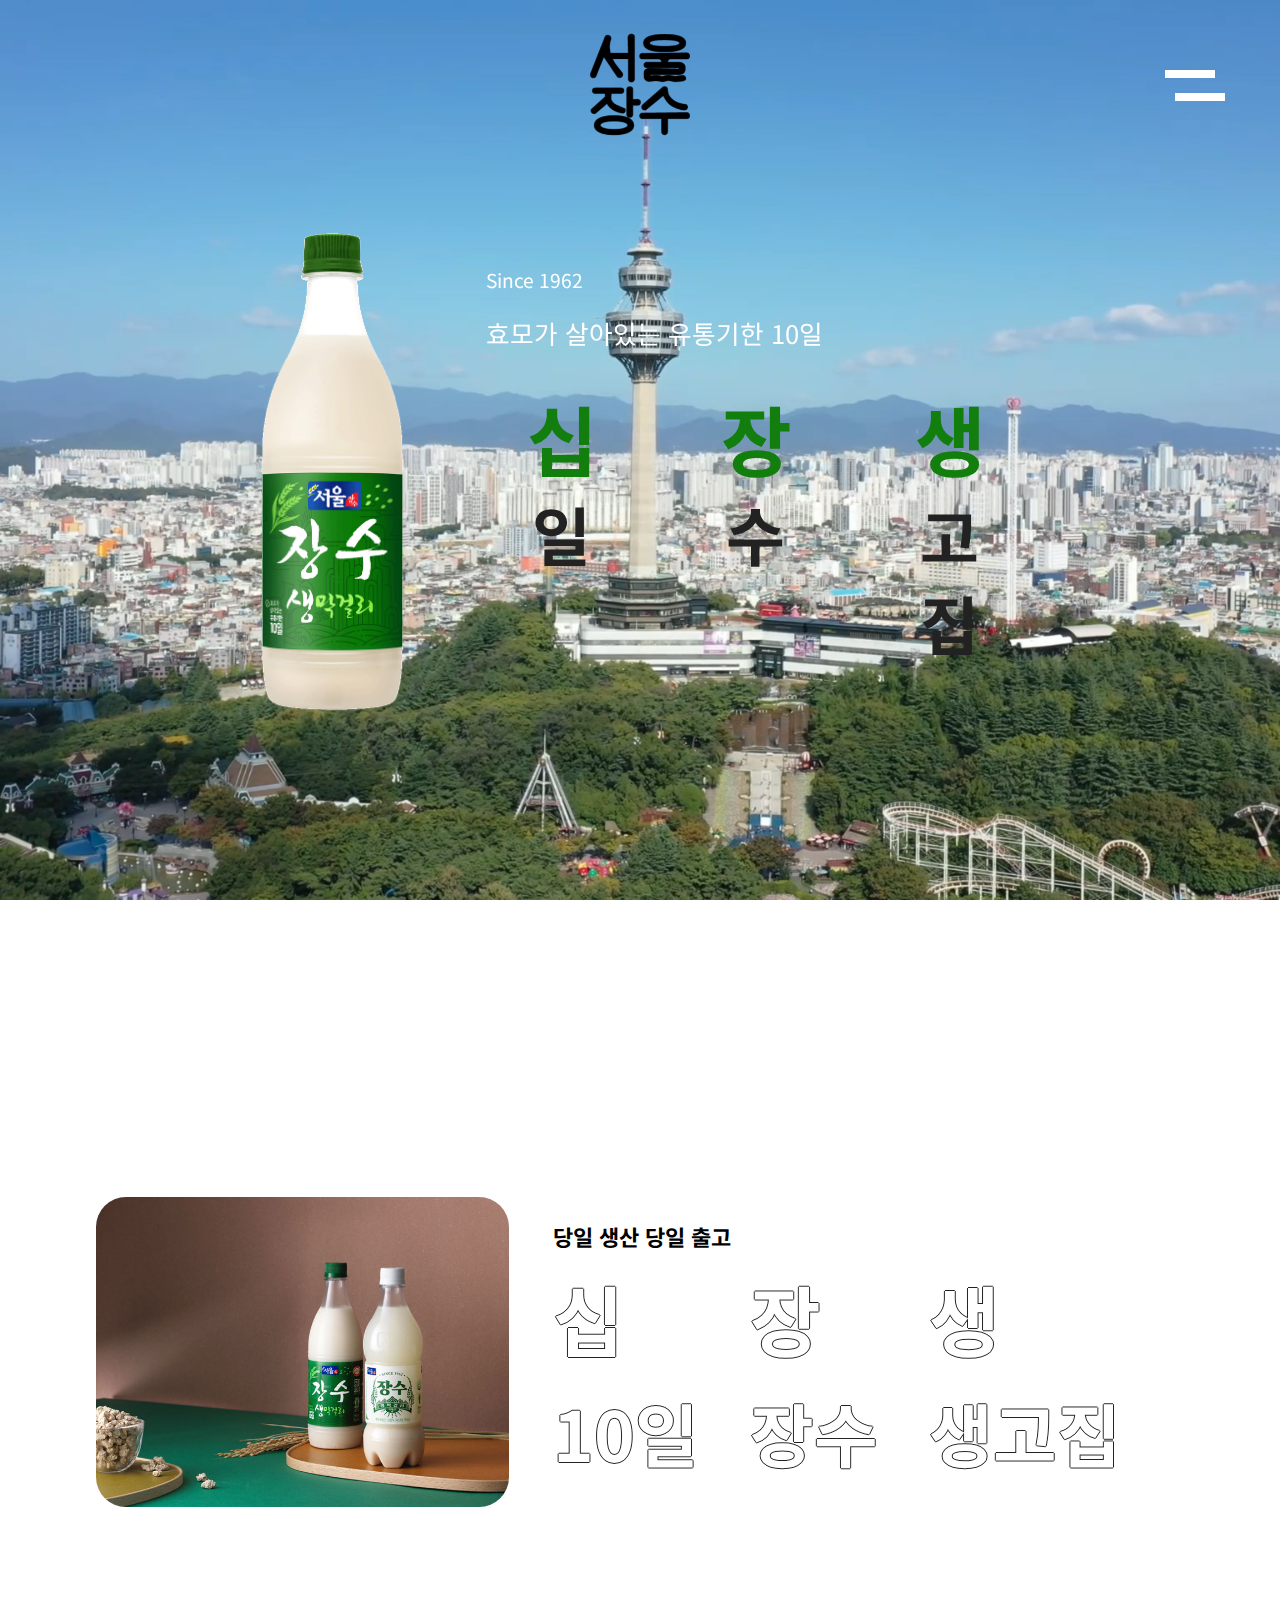
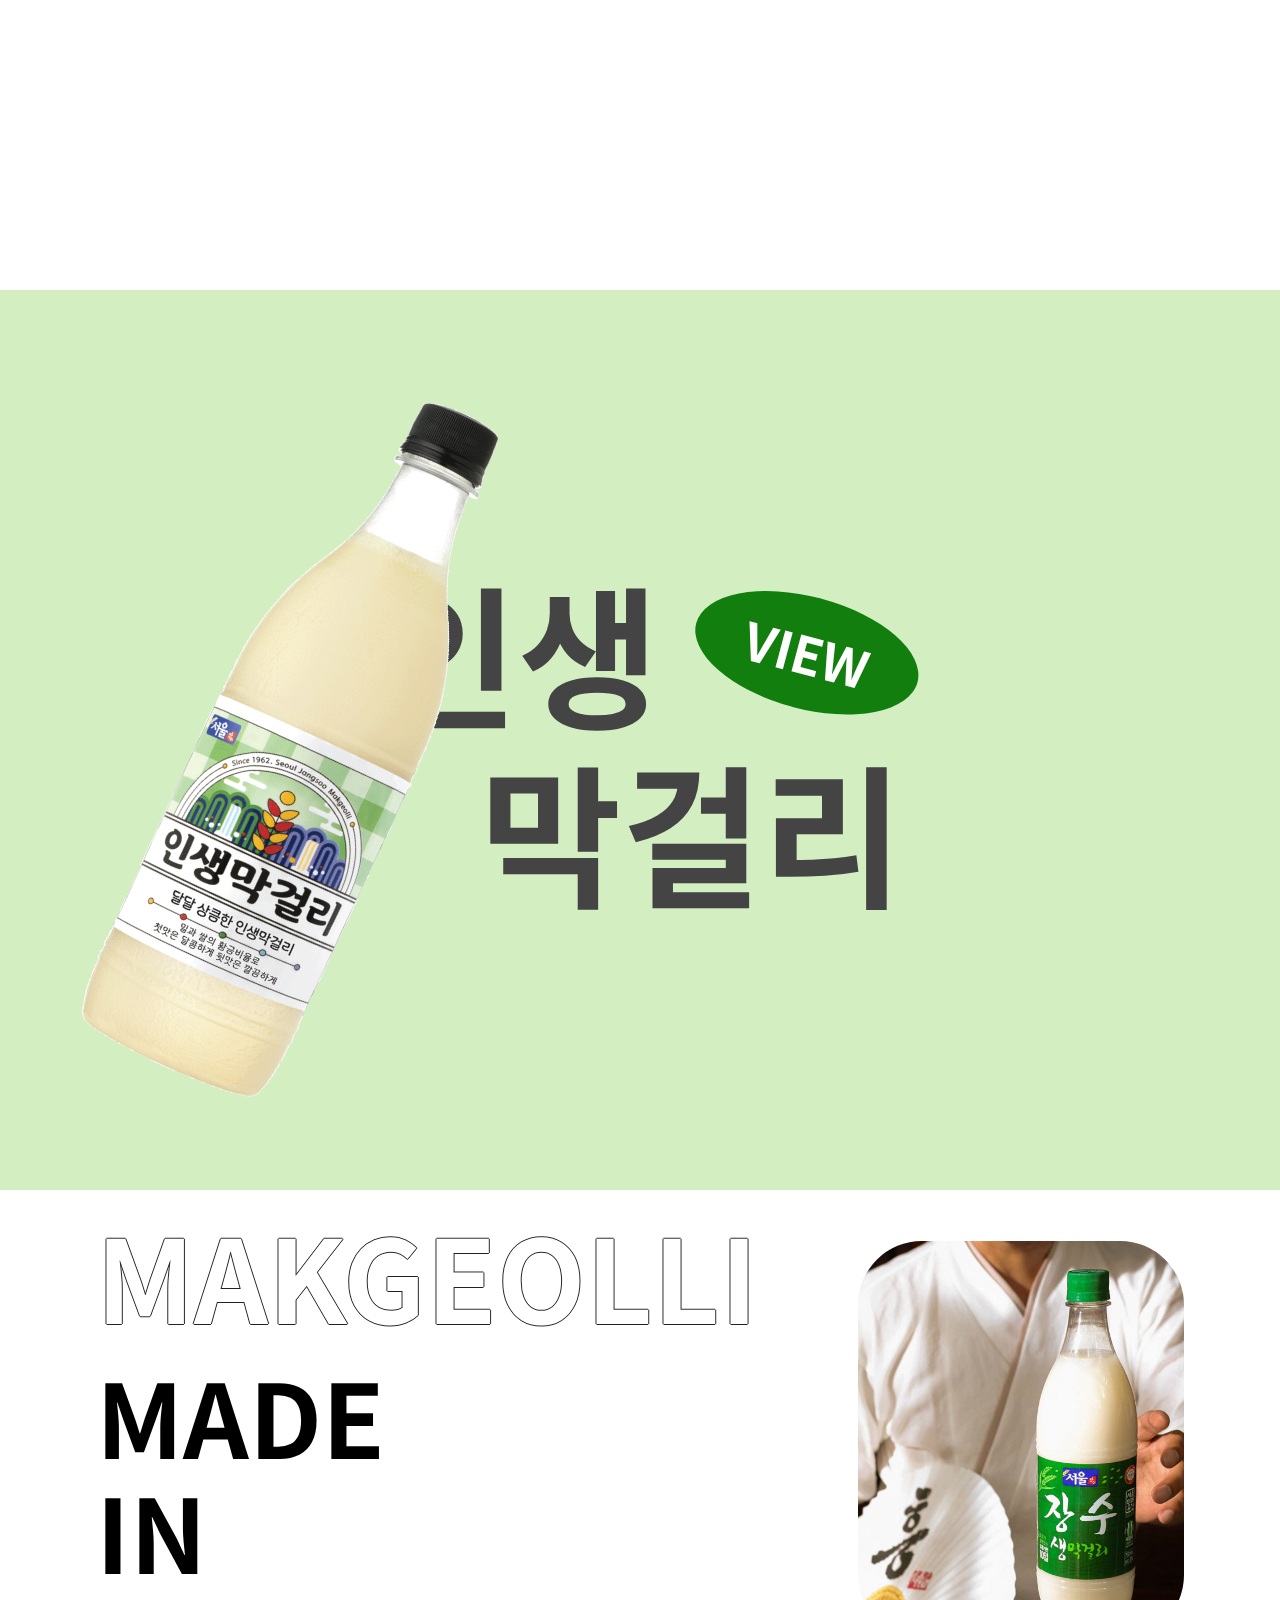
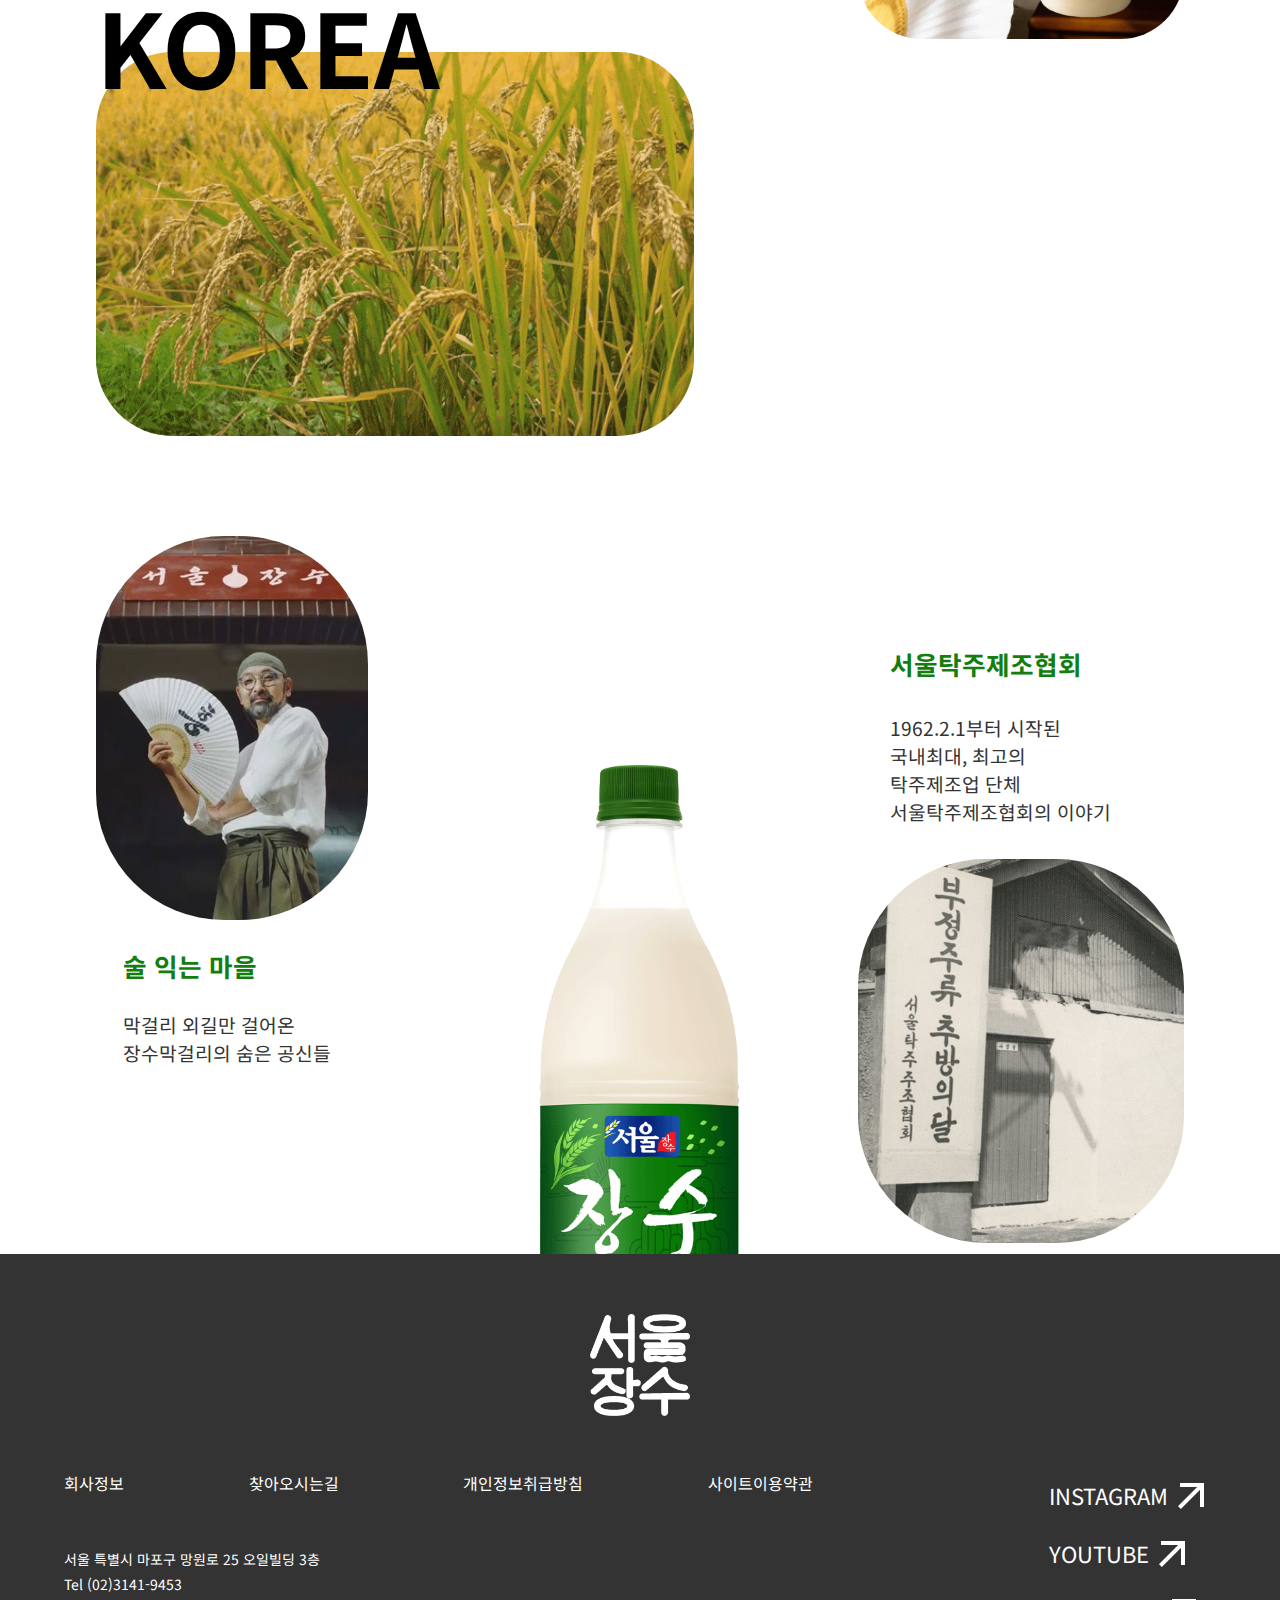
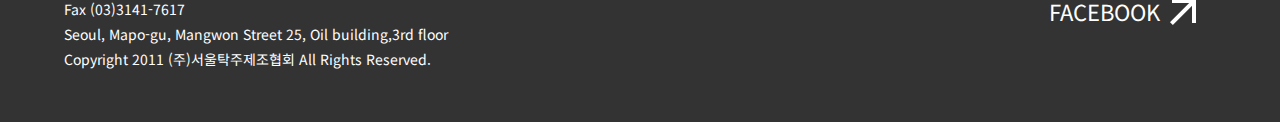
<file: index.html>
<!DOCTYPE html>
<html lang="ko">
<head>
    <meta charset="UTF-8">
    <meta http-equiv="X-UA-Compatible" content="IE=edge">
    <meta name="viewport" content="width=device-width, initial-scale=1.0">
    <title>index</title>
    <link href="css/style.css" rel="stylesheet">
    <link rel="preconnect" href="https://fonts.googleapis.com">
    <link rel="preconnect" href="https://fonts.gstatic.com" crossorigin>
    <link href="https://fonts.googleapis.com/css2?family=Noto+Sans+KR&display=swap" rel="stylesheet">
    <script src="js/jquery-3.6.4.min.js"></script>
    <script src="js/jquery-ui.min.js"></script>
    <script src="js/menu.js"></script>
    <script src="js/custom.js"></script>
    <script src="js/jquery.scrollme.js"></script>

</head>
<body>
    <header>
        <div class="header_wrap">
            <h1>
                <a href="index.html">
                    <img src="img/jangsoo_b.png">
                </a>
            </h1>
            <div class="menu">
                <a href="#">
                    <div class="menu_1"></div>
                    <div class="menu_2"></div>
                </a>                
            </div>
            <ul class="gnb">
                <li>
                    <a href="index.html">home</a>
                </li>
                <li>
                    <a href="product.html">제품소개</a>
                </li>
                <li>
                    <a href="village.html">술익는 마을</a>
                </li>
                <li>
                    <a href="association.html">서울탁주제조협회</a>
                </li>
                <li>
                    <a href="company.html">서울장수주식회사</a>
                </li>
                <li>
                    <a href="contact.html">contact</a>
                </li>
            </ul>
        </div>
    </header>
    <div id="visual">
        <div class="visual_v">
            <video class="visual_video" autoplay muted loop >
                <source src="img/visual_video.mp4">
            </video>
            <div class="visual_wrap">
                <ul class="visual_box">
                    <li class="visual_li1">
                        <img src="img/jangsum.png">
                        <div class="visual_t">
                            <p>Since 1962</p>
                            <p>효모가 살아있는 유통기한 10일</p>
                            <div class="visual_t_t">
                                <h2>십<span class="visual_t_b">일</span></h2>
                                <h2>장<span class="visual_t_b">수</span></h2>
                                <h2>생<span class="visual_t_b">고집</span></h2>
                            </div>
                        </div>
                    </li>
                    <li class="visual_li2">
                        <img src="img/con2_3.png">                  
                    </li>
                    <li class="visual_li3">
                        <h2>당일 생산</h2>
                        <h2>당일 출고</h2>
                    </li>
                    <li class="visual_li4">
                        <img src="img/jangsoo_w_b.png">
                    </li>    
                </ul>
            </div>           
            
        </div>
    </div>
    <div id="container">
        <div class="con1">
            <div class="con1_1">
                <img src="img/con1_1.jpg">
                <div class="con1_1_box">
                    <p>당일 생산 당일 출고</p>
                    <div class="con1_1_t">
                        <h2>십<br><span class="con1_1_b">10일</span></h2>
                        <h2>장<br><span class="con1_1_b">장수</span></h2>
                        <h2>생<br><span class="con1_1_b">생고집</span></h2>
                    </div>
                </div>
            </div>
        </div>
        <div class="con2">
            <ul>
                <li>
                    <div class="con2_1">
                        <img src="img/con2_1.png">
                        <div class="con2_1_t">
                            <h2>인생</h2>
                            <h2>막걸리</h2>
                            <a href="product.html">VIEW</a>
                        </div>
                    </div>
                </li>
                <li>
                    <div class="con2_2">
                        <img src="img/con2_2.png">
                        <div class="con2_2_t">
                            <h2>달빛 유자</h2>
                            <h2>막걸리</h2>
                            <a href="product.html">
                                <p>VIEW</p>
                            </a>
                        </div>
                    </div>
                </li>
                <li>
                    <div class="con2_3">
                        <img src="img/con2_3.png">
                        <div class="con2_3_t">
                            <h2>국내산</h2>
                            <h2>장수</h2>
                            <h2>생막걸리</h2>
                            <a href="product.html">
                                <p>VIEW</p>
                            </a>
                        </div>
                    </div>
                </li>
            </ul>         
        </div>

        <div class="con3">
            <div class="con3_wrap">
                <div class="con3_1_t">
                    <div class="con3_1_tt">
                        <h2>MAKGEOLLI</h2>
                        <h3>MADE<br>IN<br>KOREA</h3>
                        <div class="con3_img">
                        </div>
                    </div>                   
                    <img src="img/con3_1.jpg">                    
                </div>
                <div class="con4_1">
                    <div class="con4_1_a">
                        <a href="village.html">
                            <div class="con4_a_img"></div>              
                        </a>
                        <h4>술 익는 마을</h4>
                        <p>막걸리 외길만 걸어온<br>장수막걸리의 숨은 공신들</p>
                    </div>
                    <div class="con4_1_b">
                        <h4>서울탁주제조협회</h4>
                        <p>1962.2.1부터 시작된<br> 국내최대, 최고의<br>탁주제조업 단체<br> 서울탁주제조협회의 이야기</p>
                        <a href="association.html">
                            <div class="con4_b_img"></div>                    
                        </a>
                    </div>
                </div>
                <img class="jangsu" src="img/jangsum.png">
            </div>            
        </div>
    </div>
    <footer>
        <div class="footer_wrap">
            <a class="footer_logo" href="index.html">
                <img src="img/jangsoo_w.png">
            </a>
            <div class="footer_con1">
                <div class="footer_l">
                    <ul>
                        <li>
                            <a href="#">회사정보</a>
                        </li>
                        <li>
                            <a href="#">찾아오시는길</a>
                        </li>
                        <li>
                            <a href="#">개인정보취급방침</a>
                        </li>
                        <li>
                            <a href="#">사이트이용약관</a>
                        </li>
                    </ul>
                    <ul>
                        <li>서울 특별시 마포구 망원로 25 오일빌딩 3층</li>
                        <li>Tel (02)3141-9453</li>
                        <li>Fax (03)3141-7617</li>
                        <li>Seoul, Mapo-gu, Mangwon Street 25, Oil building,3rd floor</li>
                        <li>Copyright 2011 (주)서울탁주제조협회 All Rights Reserved.</li>
                    </ul>
                </div>
                <div class="footer_r">
                    <ul>
                        <li>
                            <a href="https://www.instagram.com/jangsoo.seoul_official/">INSTAGRAM 
                                <img src="img/footer.png">
                            </a>
                        </li>
                        <li>
                            <a href="https://www.youtube.com/@user-oo1ih5io8k">YOUTUBE
                                <img src="img/footer.png">
                            </a>
                        </li>
                        <li>
                            <a href="https://www.facebook.com/seouljangsoo/?locale=ko_KR">FACEBOOK
                                <img src="img/footer.png">
                            </a>
                        </li>
                    </ul>
                </div>
            </div> 
        </div>
    </footer>
</body>
</html>
</file>
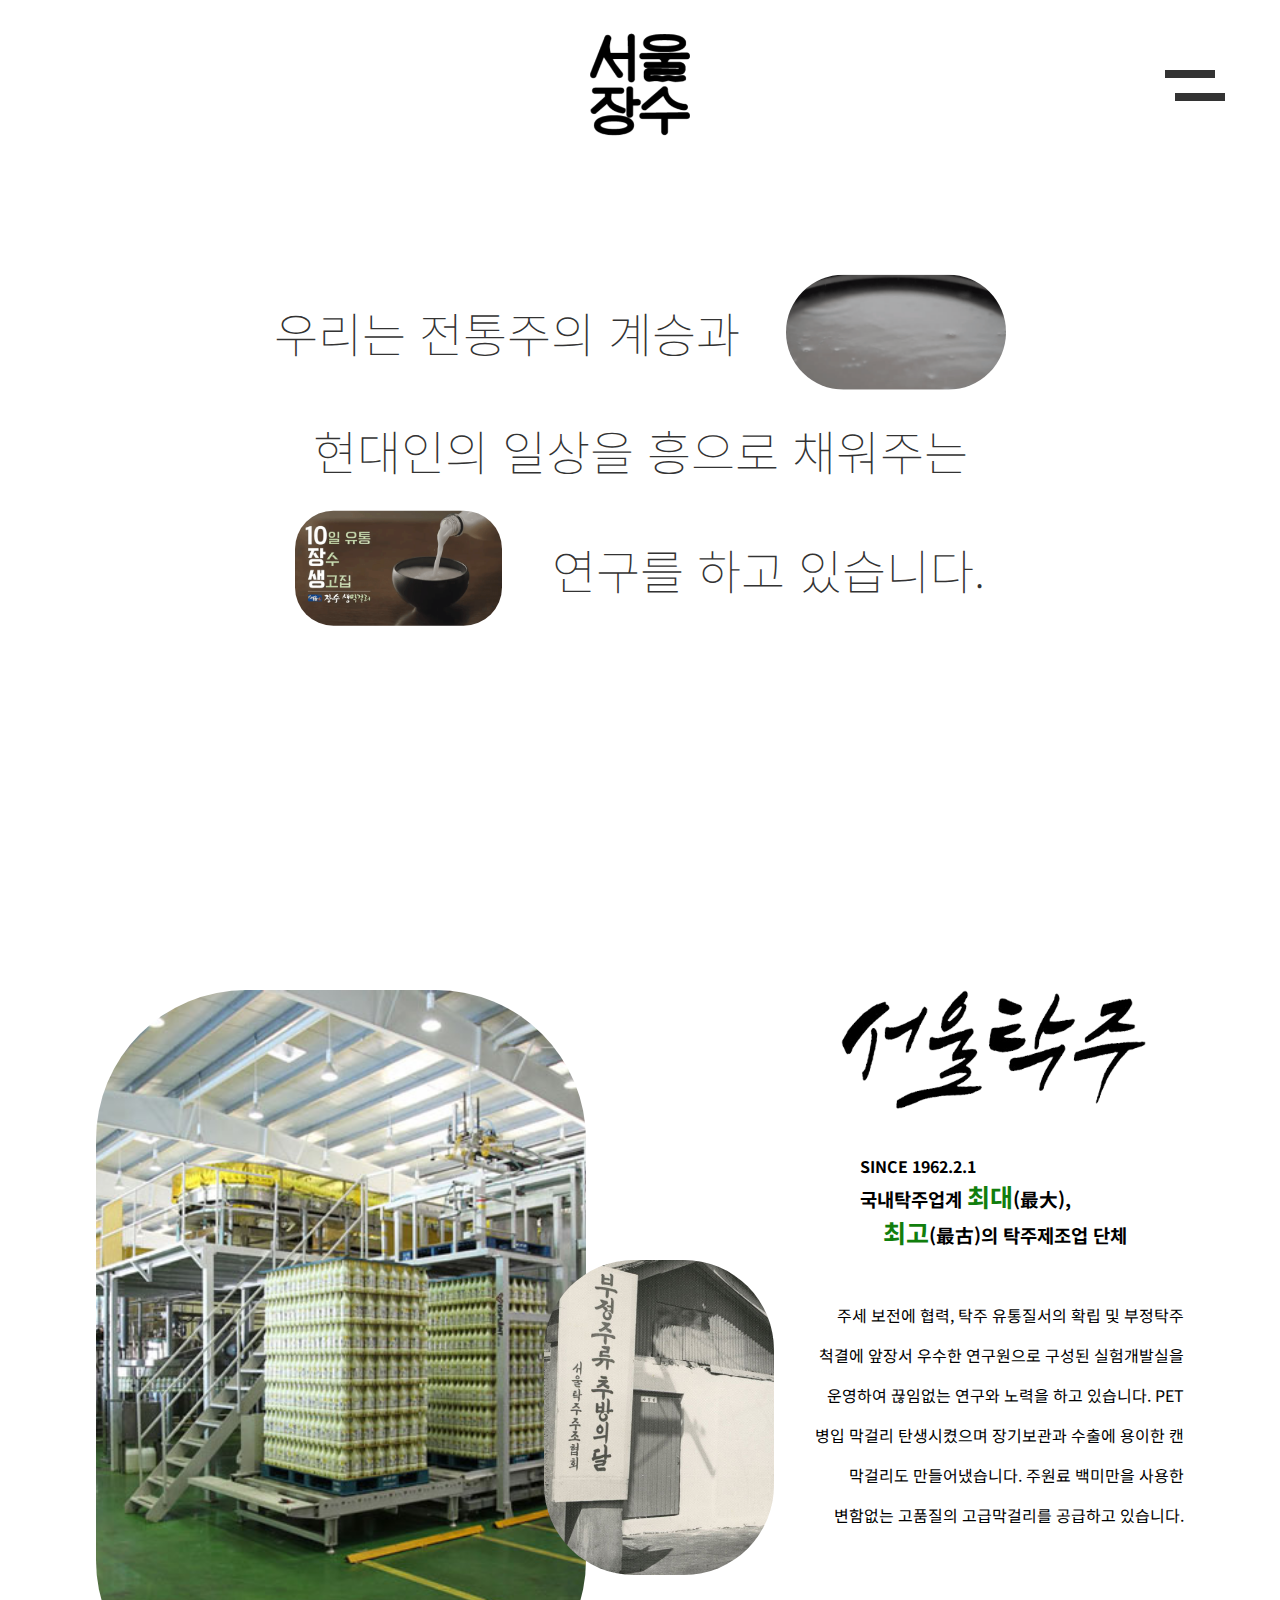
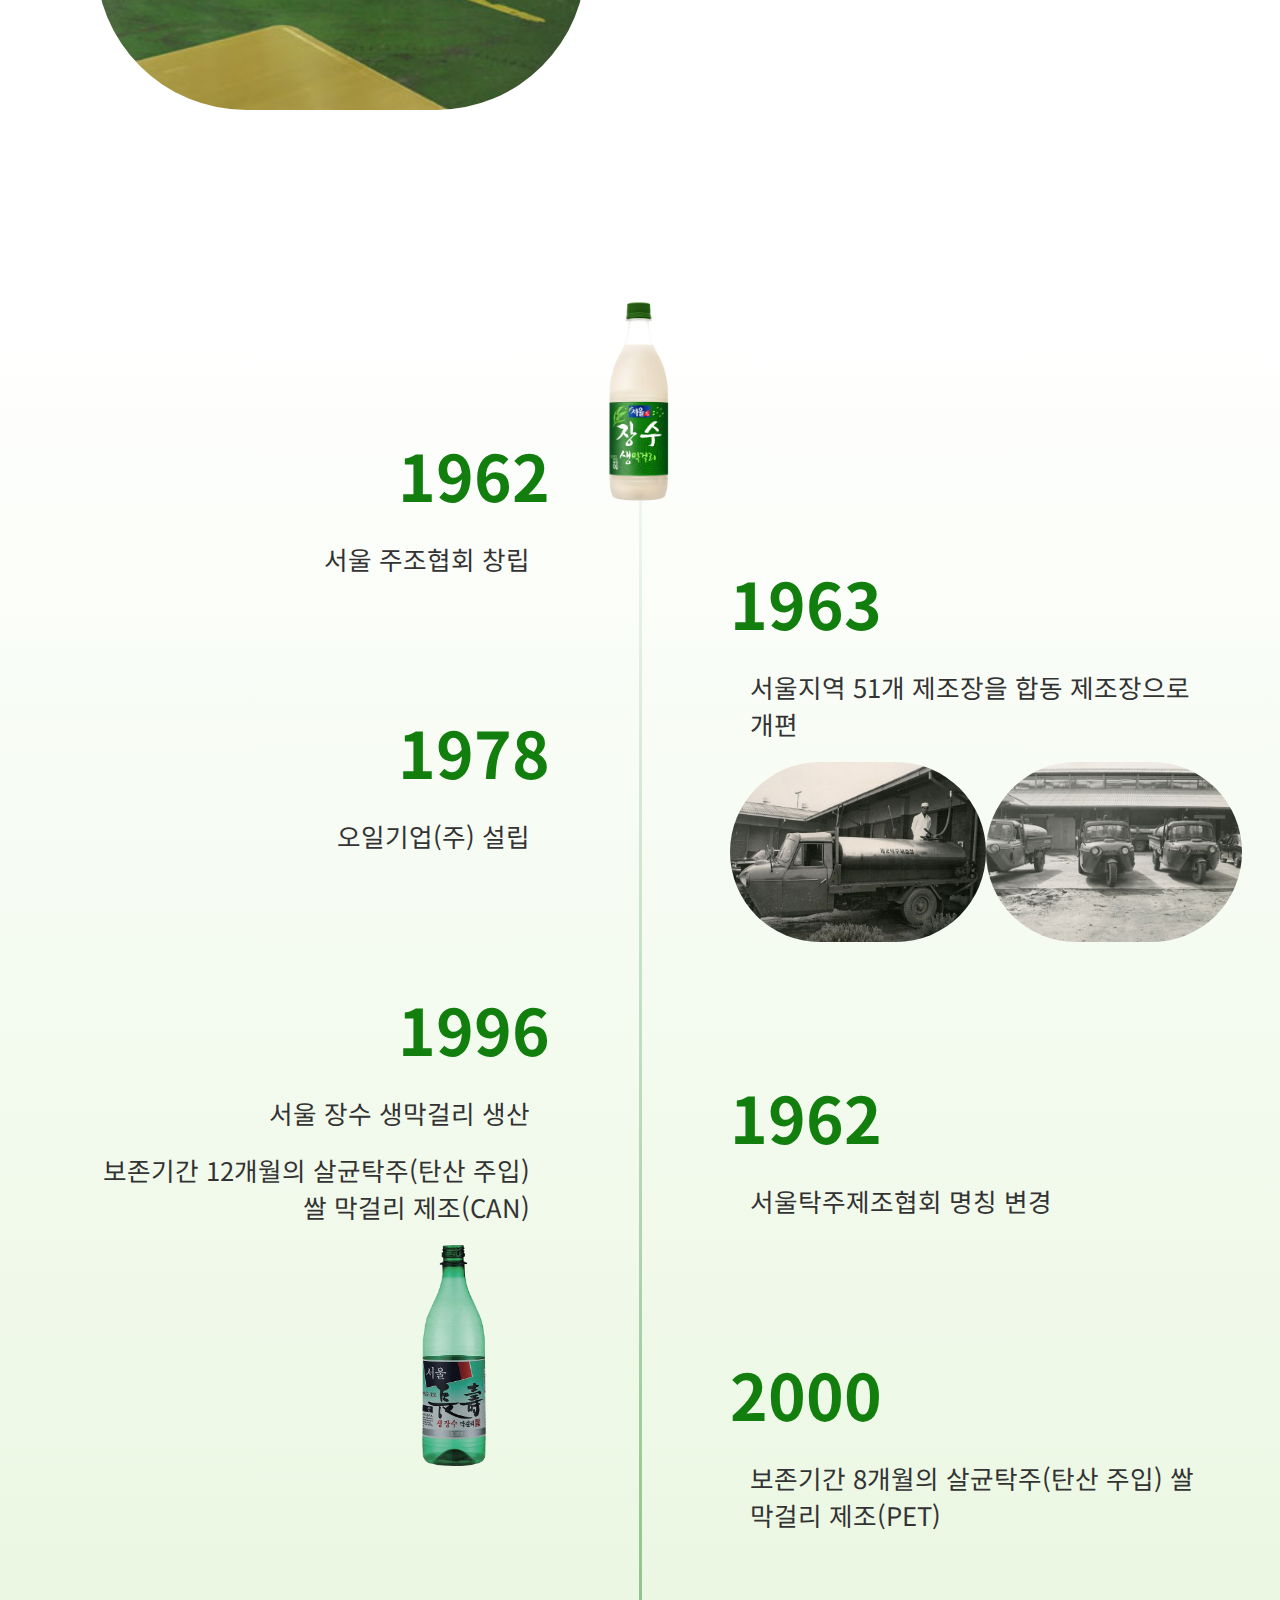
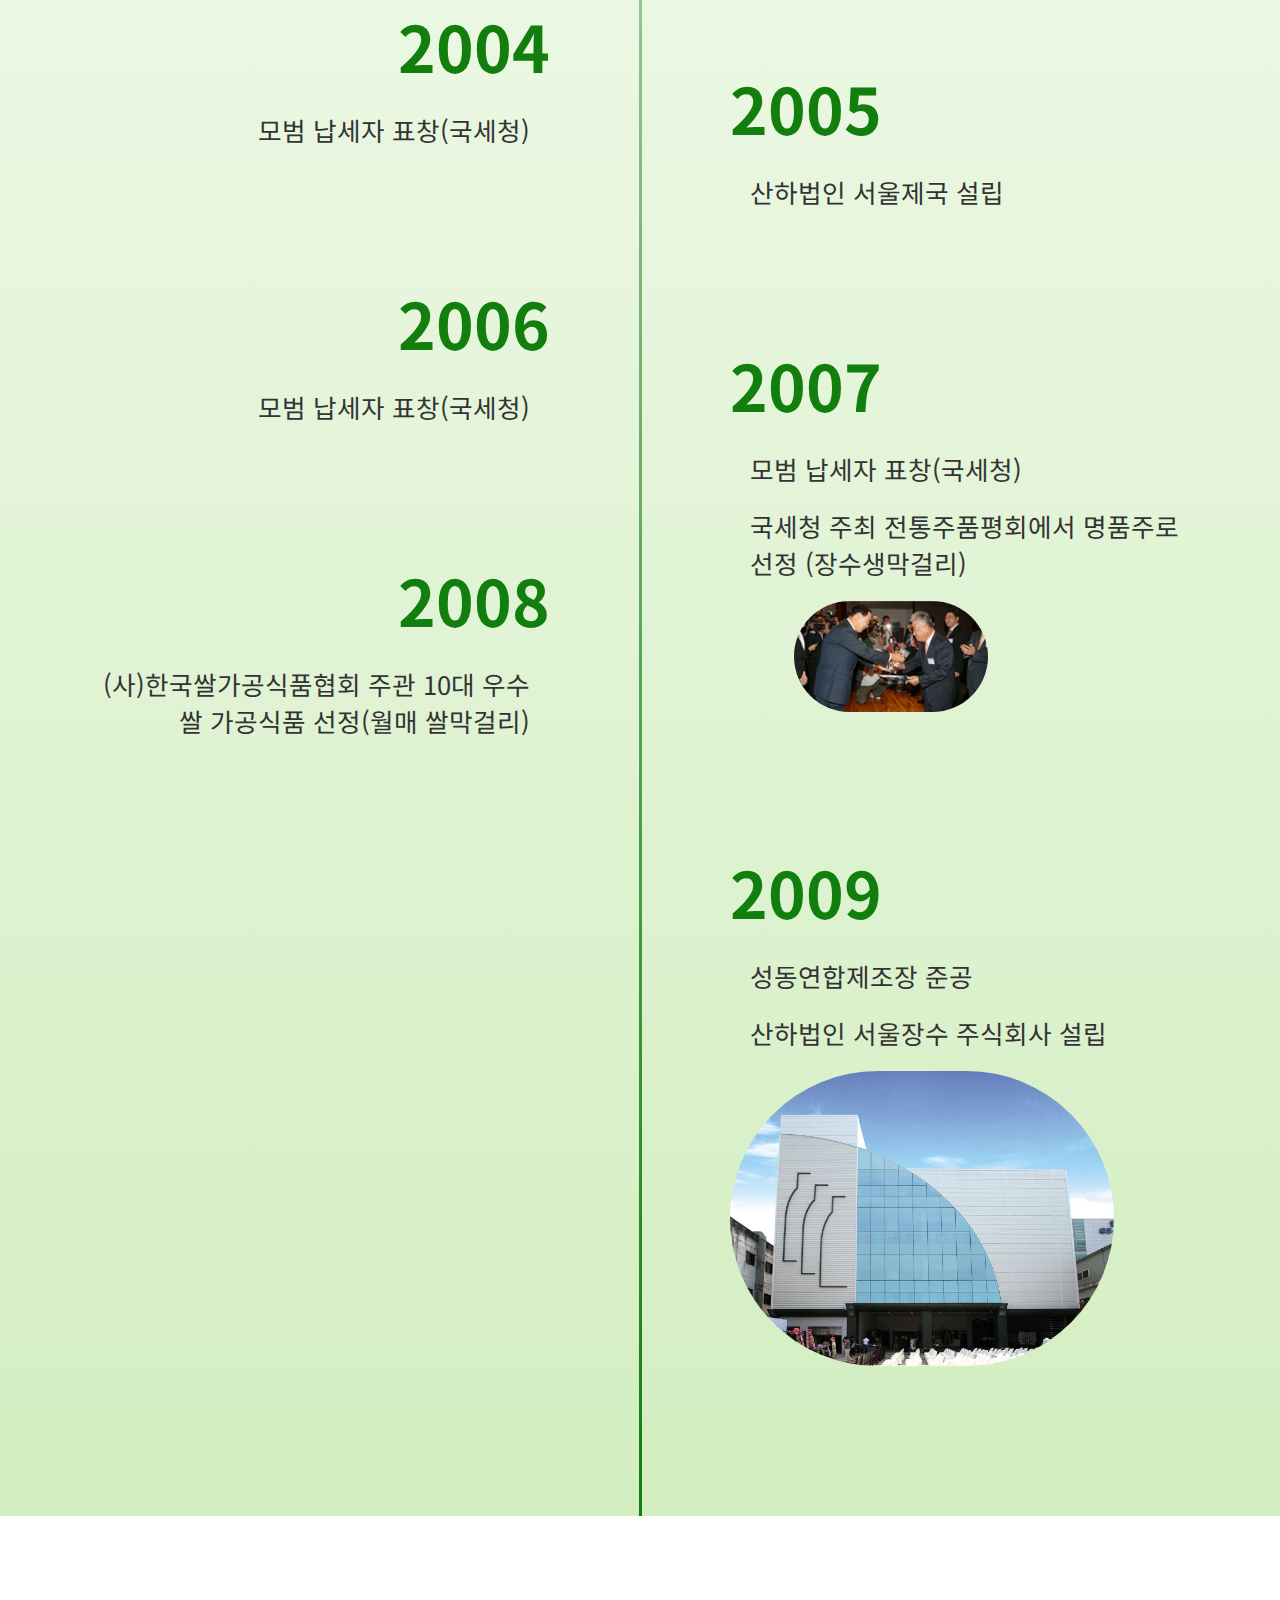
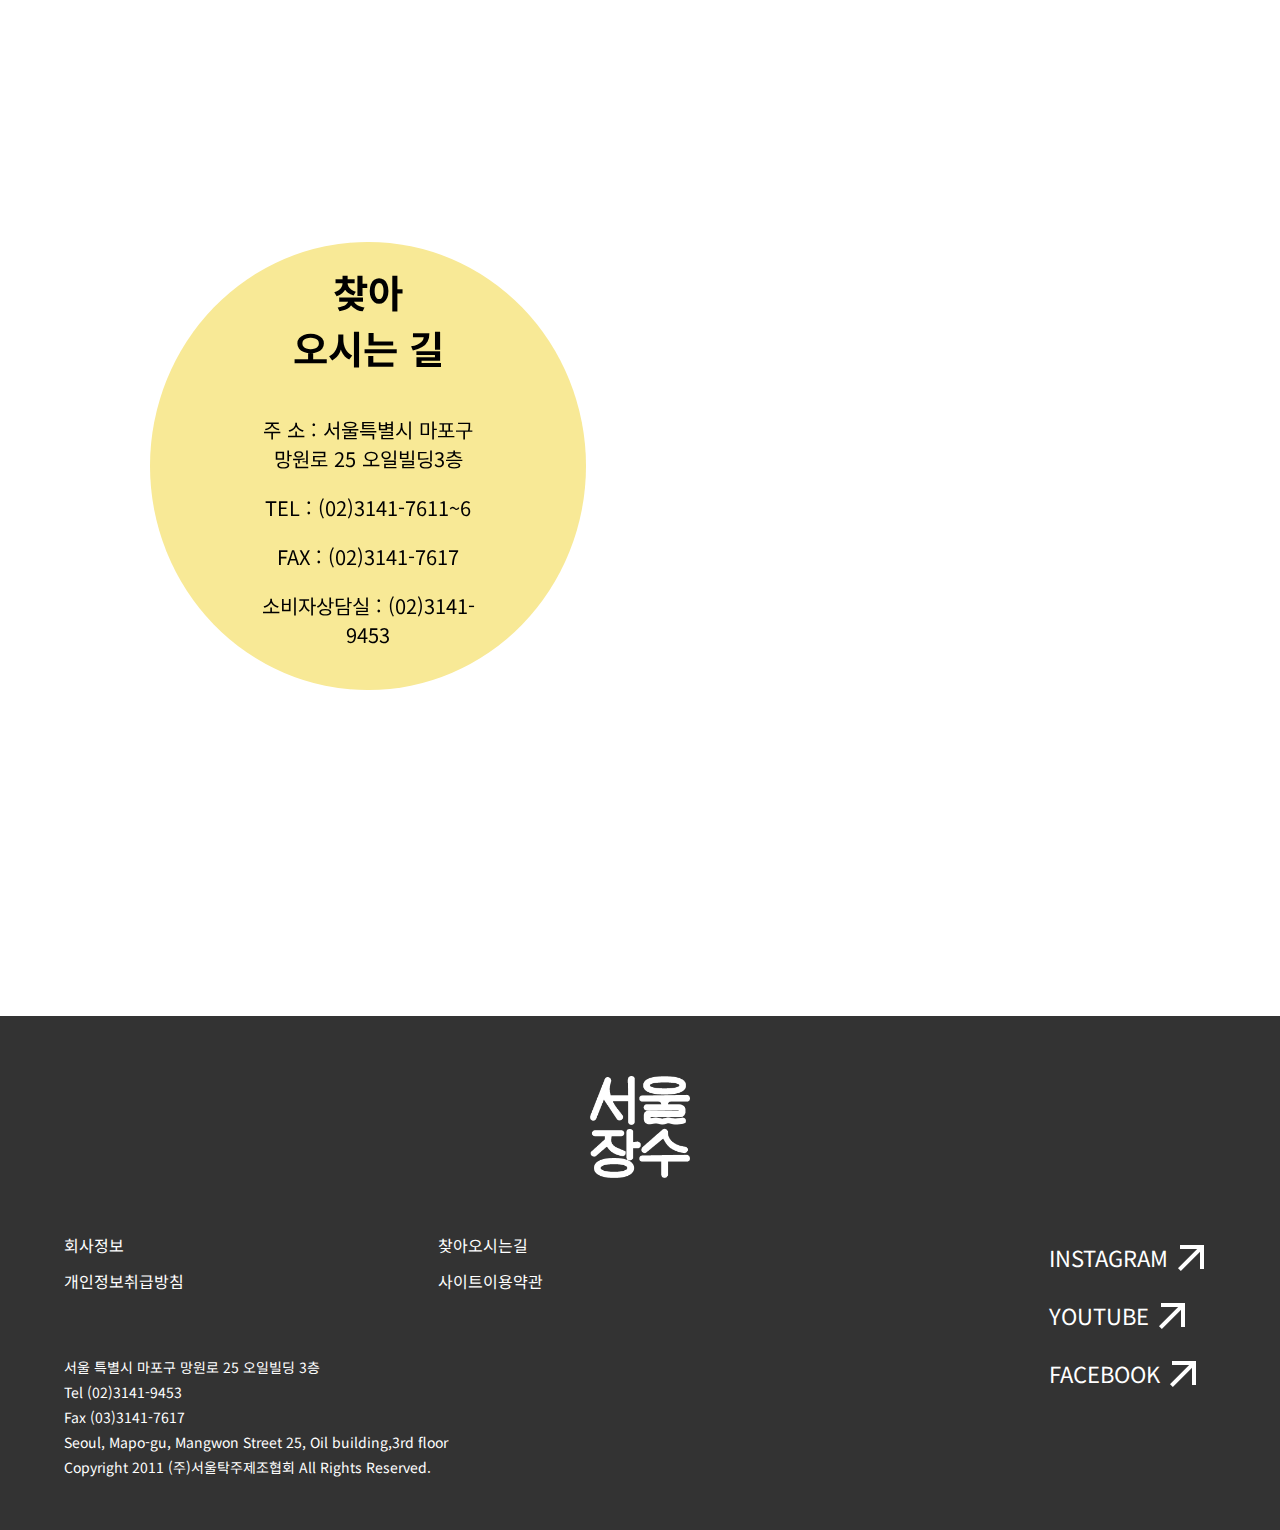
<file: association.html>
<!DOCTYPE html>
<html lang="ko">
<head>
    <meta charset="UTF-8">
    <meta http-equiv="X-UA-Compatible" content="IE=edge">
    <meta name="viewport" content="width=device-width, initial-scale=1.0">
    <title>서울탁주제조협회</title>
    <link href="css/association.css" rel="stylesheet">
    <link rel="preconnect" href="https://fonts.googleapis.com">
    <link rel="preconnect" href="https://fonts.gstatic.com" crossorigin>
    <link href="https://fonts.googleapis.com/css2?family=Noto+Sans+KR&display=swap" rel="stylesheet">
    <link rel="stylesheet" href="https://fonts.googleapis.com/css2?family=Material+Symbols+Outlined:opsz,wght,FILL,GRAD@20..48,100..700,0..1,-50..200" />
    <script src="js/jquery-3.6.4.min.js"></script>
    <script src="js/jquery-ui.min.js"></script>
    <script src="js/menu.js"></script>
    
</head>
<body>
    <header>
        <div class="header_wrap">
            <h1>
                <a href="index.html">
                    <img src="img/jangsoo_b.png">
                </a>
            </h1>
            <div class="menu">
                <a href="#">
                    <div class="menu_1"></div>
                    <div class="menu_2"></div>
                </a>                
            </div>
            <ul class="gnb">
                <li>
                    <a href="index.html">home</a>
                </li>
                <li>
                    <a href="product.html">제품소개</a>
                </li>
                <li>
                    <a href="village.html">술익는 마을</a>
                </li>
                <li>
                    <a href="association.html">서울탁주제조협회</a>
                </li>
                <li>
                    <a href="company.html">서울장수주식회사</a>
                </li>
                <li>
                    <a href="contact.html">contact</a>
                </li>
            </ul>
        </div>
    </header>
    <div id="visual">
        <div class="visual_wrap">
            <ul class="visual_t">            
                <li>
                    <h2>우리는 전통주의 계승과</h2>
                    <div class="visual_img"></div>
                </li>
                <li>
                    <h2>현대인의 일상을 흥으로 채워주는</h2>
                </li>
                <li>                    
                    <div class="visual_img2"></div>
                    <h2>연구를 하고 있습니다.</h2>
                </li>
            </div>
        </div>

    </div>
    <div id="container">
        <div class="con1">
            <div class="con1_img1"></div>
            <div class="con1_img2"></div>
            <div class="con1_text">
                <img src="img/callingraphy.png">
                <div class="con1_text_h">
                    <h4>SINCE 1962.2.1</h4>
                    <h3 class="h3_left">국내탁주업계 <span>최대</span>(最大),</h3>
                    <h3 class="h3_right"><span>최고</span>(最古)의 탁주제조업 단체</h3>
                </div>
                <p>주세 보전에 협력, 탁주 유통질서의 확립 및 부정탁주 척결에 앞장서
                    우수한 연구원으로 구성된 실험개발실을 운영하여 끊임없는 연구와 노력을 하고 있습니다. PET 병입 막걸리 탄생시켰으며
                    장기보관과 수출에 용이한 캔 막걸리도 만들어냈습니다.
                     주원료 백미만을 사용한 변함없는 고품질의 고급막걸리를 공급하고 있습니다.
                    </p>
            </div>
        </div>
        <div class="con1_history">
            <div class="history">
                <ul class="history_l">
                    <li>
                        <h3>1962</h3>
                        <p>서울 주조협회 창립</p>
                    </li>
                    <li>
                        <h3>1978</h3>
                        <p>오일기업(주) 설립</p>
                    </li>
                    <li>
                        <h3>1996</h3>
                        <p>서울 장수 생막걸리 생산</p>
                        <p>보존기간 12개월의 살균탁주(탄산 주입) 쌀 막걸리 제조(CAN)</p>
                        <img src="img/jangsoo_96.png">
                    </li>
                    <li>
                        <h3>2004</h3>
                        <p>모범 납세자 표창(국세청)</p>
                    </li>
                    <li>
                        <h3>2006</h3>
                        <p>모범 납세자 표창(국세청)</p>
                    </li>
                    <li>
                        <h3>2008</h3>
                        <p>(사)한국쌀가공식품협회 주관 10대 우수 쌀 가공식품 선정(월매 쌀막걸리)</p>
                    </li>
                </ul>
                <div class="history_line">
                    <img src="img/jangsum.png">
                </div>
                <ul class="history_r">                    
                    <li>
                        <h3>1963</h3>
                        <p>서울지역 51개 제조장을 합동 제조장으로 개편</p>
                        <div>                            
                            <img src="img/visual_img.jpg">
                            <img src="img/con2_img3.jpg">
                        </div>
                    </li>
                    <li>
                        <h3>1962</h3>
                        <p>서울탁주제조협회 명칭 변경</p>
                    </li>
                    <li>
                        <h3>2000</h3>
                        <p>보존기간 8개월의 살균탁주(탄산 주입) 쌀 막걸리 제조(PET)</p>
                    </li>
                    <li>
                        <h3>2005</h3>
                        <p>산하법인 서울제국 설립</p>
                    </li>
                    <li>
                        <h3>2007</h3>
                        <p>모범 납세자 표창(국세청)</p>
                        <P>국세청 주최 전통주품평회에서 명품주로 선정 (장수생막걸리)</P>
                        <img src="img/year_img2.jpg">
                    </li>
                    <li>
                        <h3>2009</h3>
                        <p>성동연합제조장 준공</p>
                        <P>산하법인 서울장수 주식회사 설립</P>
                        <img src="img/history_r_img4.jpg">
                    </li>
                </ul>
            </div>

        </div>
        <div class="con2">
            <div class="con2_box">
                <div class="con2_l">                    
                    <div class="con2_text">
                        <h3>찾아<br>오시는 길</h3>
                        <ul>
                            <li>주 소 : 서울특별시 마포구 망원로 25 오일빌딩3층</li>
                            <li>TEL : (02)3141-7611~6</li>
                            <li>FAX : (02)3141-7617</li>
                            <li>소비자상담실 : (02)3141-9453</li>
                        </ul>
                    </div>
                </div>
                <div class="map">
                    <iframe src="https://www.google.com/maps/embed?pb=!1m18!1m12!1m3!1d2236.552750354658!2d126.89972526530507!3d37.555930026669586!2m3!1f0!2f0!3f0!3m2!1i1024!2i768!4f13.1!3m3!1m2!1s0x357c9930249ad493%3A0x295114e60719f94f!2z7ISc7Jq47YOB7KO8!5e0!3m2!1sko!2skr!4v1684716348476!5m2!1sko!2skr" width="600" height="450" style="border:0;" allowfullscreen="" loading="lazy" referrerpolicy="no-referrer-when-downgrade"></iframe>
                </div>
            </div>
        </div>
    </div>
    <footer>
        <div class="footer_wrap">
            <a class="footer_logo" href="index.html">
                <img src="img/jangsoo_w.png">
            </a>
            <div class="footer_con1">
                <div class="footer_l">
                    <ul>
                        <li>
                            <a href="#">회사정보</a>
                        </li>
                        <li>
                            <a href="#">찾아오시는길</a>
                        </li>
                        <li>
                            <a href="#">개인정보취급방침</a>
                        </li>
                        <li>
                            <a href="#">사이트이용약관</a>
                        </li>
                    </ul>
                    <ul>
                        <li>서울 특별시 마포구 망원로 25 오일빌딩 3층</li>
                        <li>Tel (02)3141-9453</li>
                        <li>Fax (03)3141-7617</li>
                        <li>Seoul, Mapo-gu, Mangwon Street 25, Oil building,3rd floor</li>
                        <li>Copyright 2011 (주)서울탁주제조협회 All Rights Reserved.</li>
                    </ul>
                </div>
                <div class="footer_r">
                    <ul>
                        <li>
                            <a href="https://www.instagram.com/jangsoo.seoul_official/">INSTAGRAM 
                                <img src="img/footer.png">
                            </a>
                        </li>
                        <li>
                            <a href="https://www.youtube.com/@user-oo1ih5io8k">YOUTUBE
                                <img src="img/footer.png">
                            </a>
                        </li>
                        <li>
                            <a href="https://www.facebook.com/seouljangsoo/?locale=ko_KR">FACEBOOK
                                <img src="img/footer.png">
                            </a>
                        </li>
                    </ul>
                </div>
            </div> 
        </div>
    </footer>
    
    
</body>
</html>
</file>
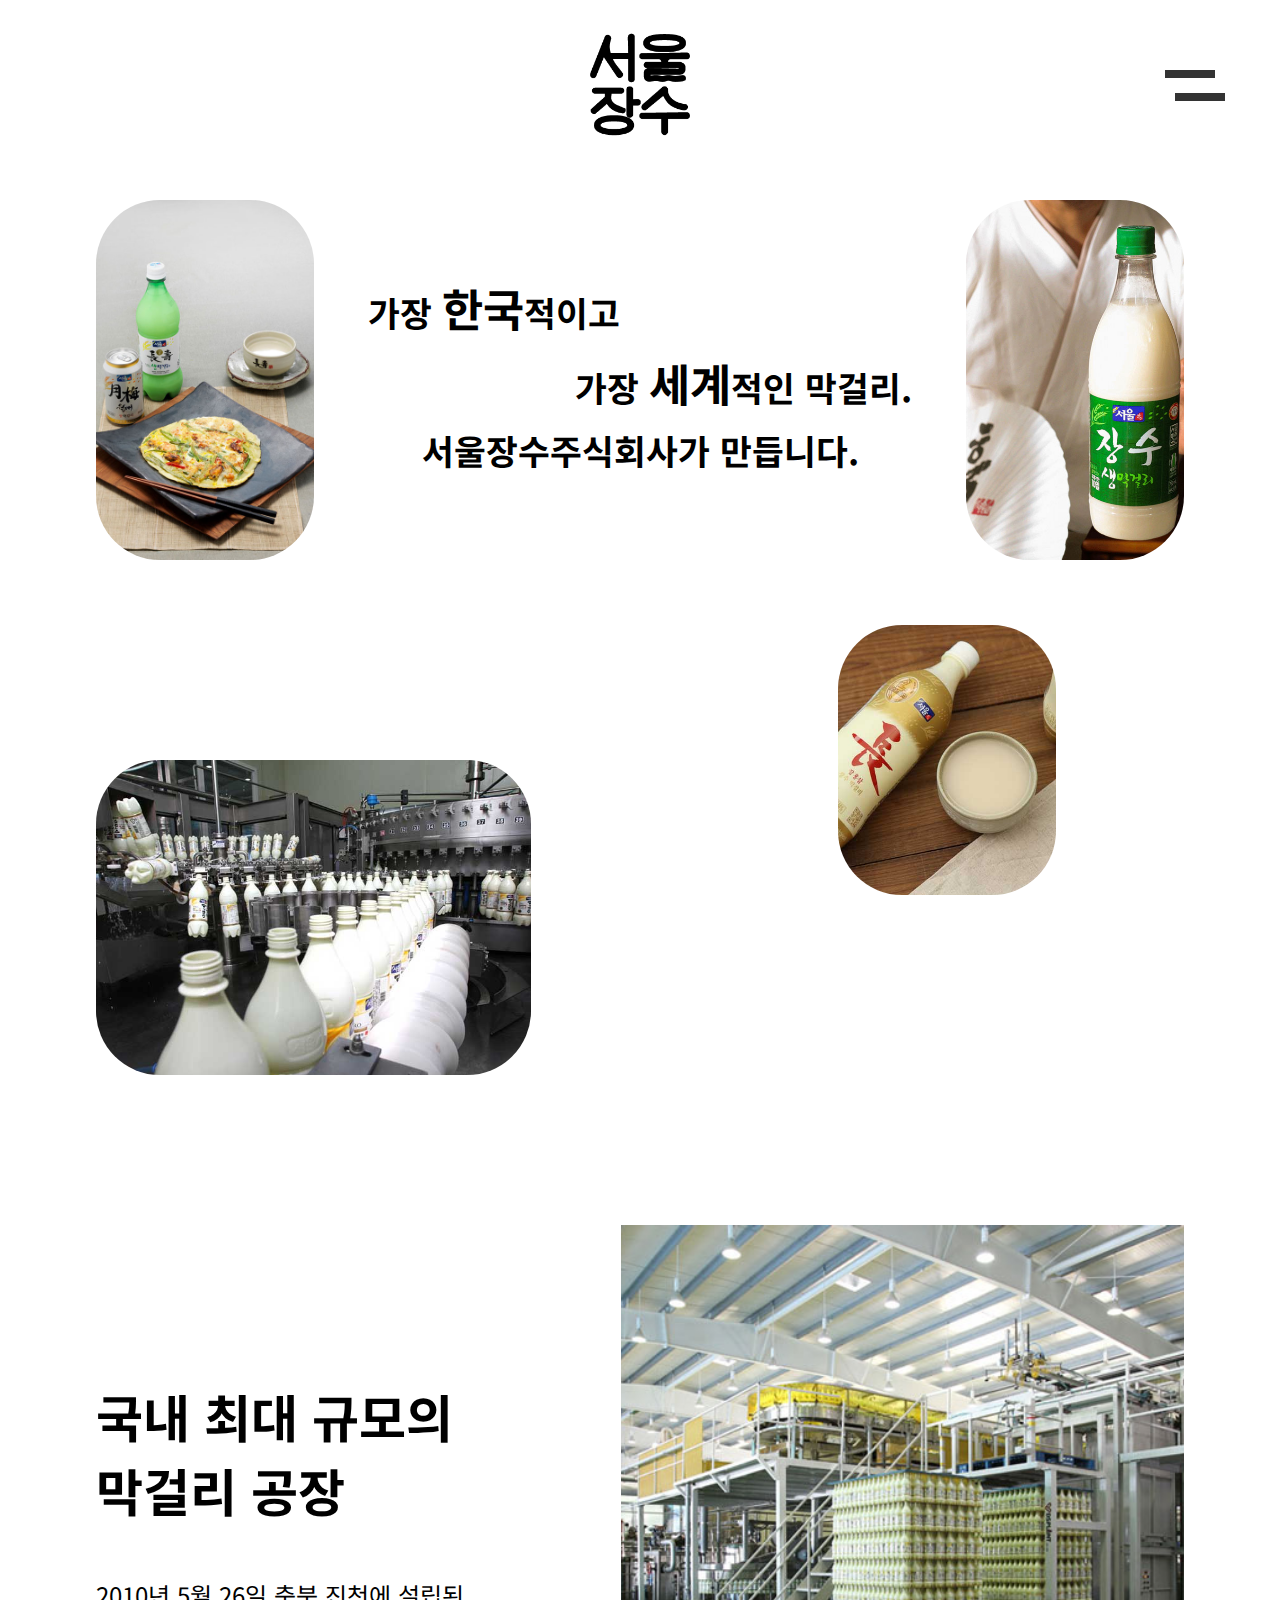
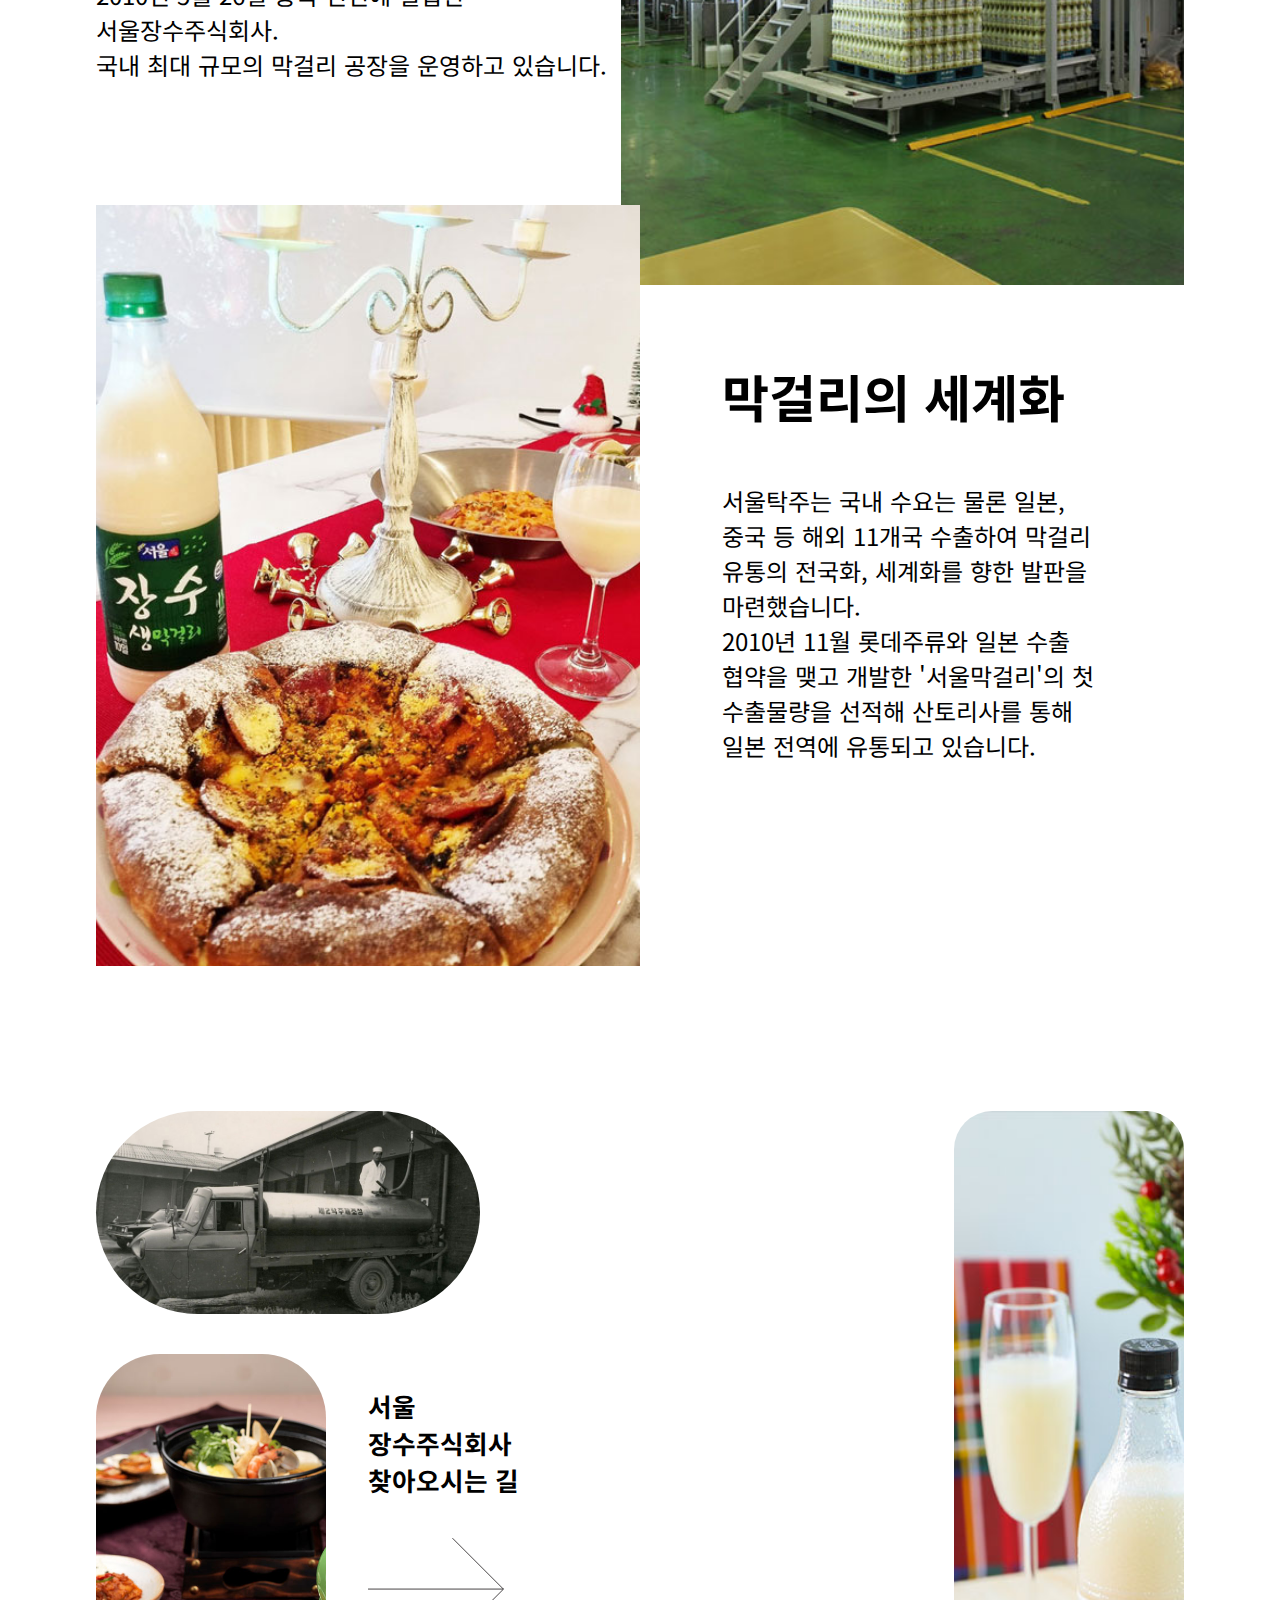
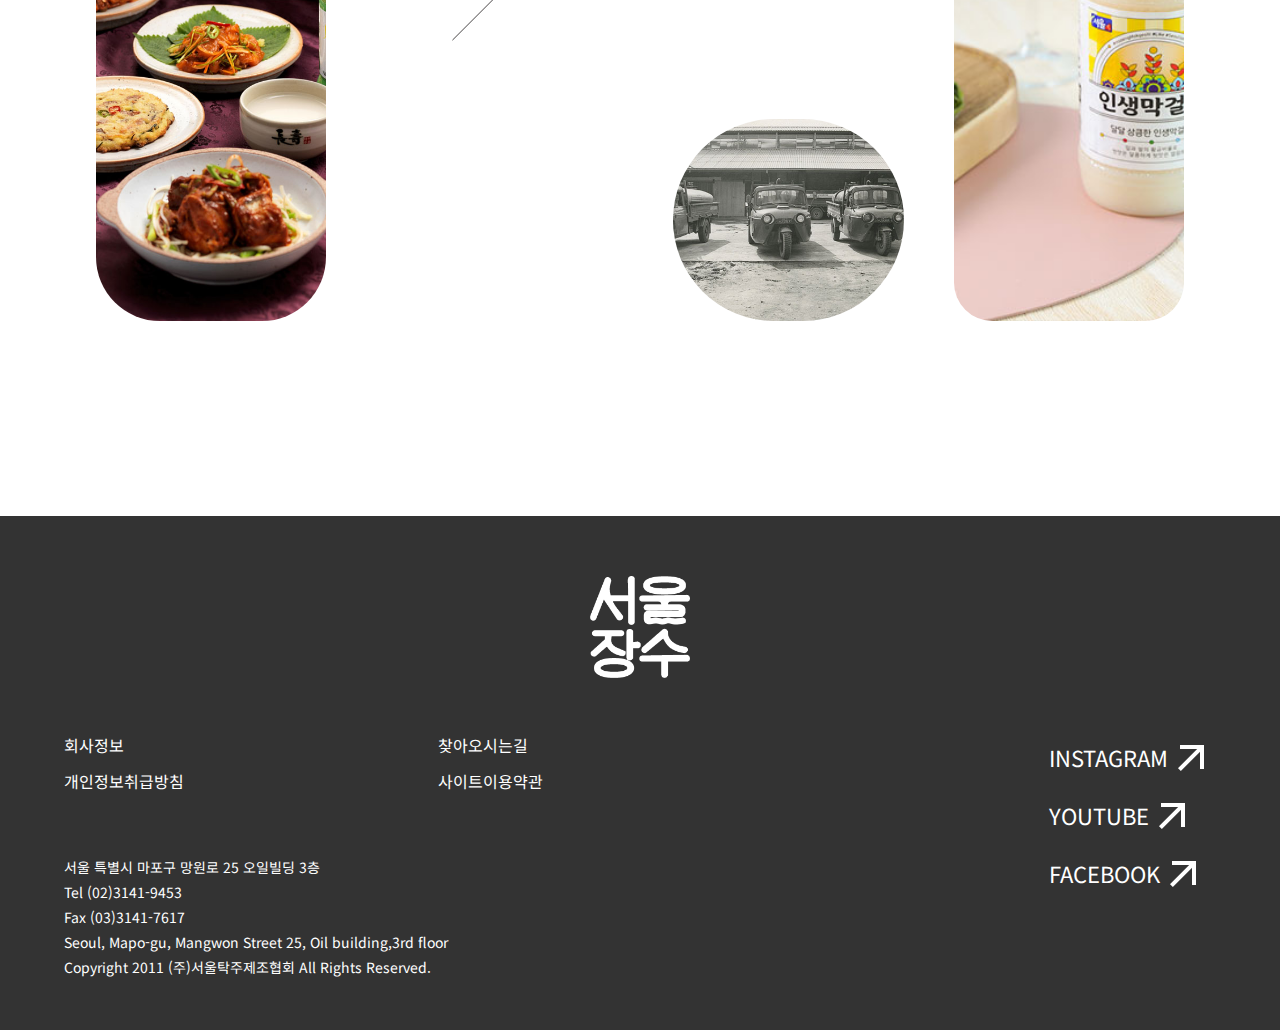
<file: company.html>
<!DOCTYPE html>
<html lang="ko">
<head>
    <meta charset="UTF-8">
    <meta http-equiv="X-UA-Compatible" content="IE=edge">
    <meta name="viewport" content="width=device-width, initial-scale=1.0">
    <title>서울장수주식회사</title>
    <link href="css/company.css" rel="stylesheet">
    <link rel="preconnect" href="https://fonts.googleapis.com">
    <link rel="preconnect" href="https://fonts.gstatic.com" crossorigin>
    <link href="https://fonts.googleapis.com/css2?family=Noto+Sans+KR&display=swap" rel="stylesheet">
    <link rel="stylesheet" href="https://fonts.googleapis.com/css2?family=Material+Symbols+Outlined:opsz,wght,FILL,GRAD@20..48,100..700,0..1,-50..200" />
    <script src="js/jquery-3.6.4.min.js"></script>
    <script src="js/jquery-ui.min.js"></script>
    <script src="js/menu.js"></script>
    
</head>
<body>
    <header>
        <div class="header_wrap">
            <h1>
                <a href="index.html">
                    <img src="img/jangsoo_b.png">
                </a>
            </h1>
            <div class="menu">
                <a href="#">
                    <div class="menu_1"></div>
                    <div class="menu_2"></div>
                </a>                
            </div>
            <ul class="gnb">
                <li>
                    <a href="index.html">home</a>
                </li>
                <li>
                    <a href="product.html">제품소개</a>
                </li>
                <li>
                    <a href="village.html">술익는 마을</a>
                </li>
                <li>
                    <a href="association.html">서울탁주제조협회</a>
                </li>
                <li>
                    <a href="company.html">서울장수주식회사</a>
                </li>
                <li>
                    <a href="contact.html">contact</a>
                </li>
            </ul>
        </div>
    </header>
    <div id="visual">
        <div class="visual_top">
            <div class="visual_img1"></div>
            <ul>
                <li>            
                    <h2>가장 <span>한국</span>적이고</h2>
                </li>
                <li>
                    <h2>가장 <span>세계</span>적인 막걸리.</h2>
                </li>
                <li>
                    <h2>서울장수주식회사가 만듭니다.</h2>
                </li>
            </ul>
            <div class="visual_img2"></div>
        </div>
        <div class="visual_bottom">
            <div class="visual_img3"></div>
            <div class="visual_img4"></div>
        </div>
    </div>
    <div id="container">
        <div class="con1">                  
            <div class="con1_box1">
                <div class="con1_box1_text">                               
                    <h3>국내 최대 규모의<br> 막걸리 공장</h3>
                    <p>2010년 5월 26일 충북 진천에 설립된 서울장수주식회사.<Br>국내 최대 규모의 막걸리 공장을 운영하고 있습니다.
                    </p>
                </div>
                <div class="con1_box1_img">
                </div>
            </div>
            <div class="con1_box2"> 
                <div class="con1_box2_img"></div>
                <div class="con1_box2_text">
                    <h3>막걸리의 세계화</h3>               
                    <p>서울탁주는 국내 수요는 물론 일본, 중국 등 해외 11개국 수출하여
                        막걸리 유통의 전국화, 세계화를 향한 발판을 마련했습니다.<br>
                        2010년 11월 롯데주류와 일본 수출 협약을 맺고 개발한
                        '서울막걸리'의 첫 수출물량을 선적해 산토리사를 통해 일본 전역에 유통되고 있습니다.
                    </p>
                </div>
            </div>           
        </div>
        <div class="con2">
            <div class="con2_wrap">
                <div class="con2_left">                
                    <div class="con2_img1"></div>
                    <div class="con2_img2"></div>
                </div>
                <div class="con2_right">                
                    <div class="con2_img3"></div>
                    <div class="con2_img4"></div>
                </div>
            </div>         
            <div class="con2_box">
                <div class="con2_text">
                    <h3>서울 장수주식회사 찾아오시는 길</h3>
                    <div class="con2_svg">
                        <svg id="Layer_1" data-name="Layer 1" xmlns="http://www.w3.org/2000/svg" viewBox="0 0 489.02 368.39"><defs><style>.cls-1{fill:none;stroke:#231f20;stroke-linecap:round;stroke-linejoin:round;stroke-width:3px;}</style></defs><title>arrow</title><line class="cls-1" x1="487.52" y1="184.5" x2="305.13" y2="366.89"/><polyline class="cls-1" points="1.5 183.89 487.52 183.89 305.13 1.5"/></svg>
                    </div>
                </div>
                <div class="con2_map">
                    <iframe src="https://www.google.com/maps/embed?pb=!1m14!1m8!1m3!1d5362.281037785923!2d127.42981037077953!3d36.951752934687995!3m2!1i1024!2i768!4f13.1!3m3!1m2!1s0x3564c9a9dcc6f8c3%3A0x6f93db205d78ed2f!2z7ISc7Jq47J6l7IiYKOyjvCk!5e0!3m2!1sko!2skr!4v1685066962480!5m2!1sko!2skr" width="600" height="450" style="border:0;" allowfullscreen="" loading="lazy" referrerpolicy="no-referrer-when-downgrade"></iframe>
                </div>
            </div>
        </div>
    </div>
    <footer>
        <div class="footer_wrap">
            <a class="footer_logo" href="index.html">
                <img src="img/jangsoo_w.png">
            </a>
            <div class="footer_con1">
                <div class="footer_l">
                    <ul>
                        <li>
                            <a href="#">회사정보</a>
                        </li>
                        <li>
                            <a href="#">찾아오시는길</a>
                        </li>
                        <li>
                            <a href="#">개인정보취급방침</a>
                        </li>
                        <li>
                            <a href="#">사이트이용약관</a>
                        </li>
                    </ul>
                    <ul>
                        <li>서울 특별시 마포구 망원로 25 오일빌딩 3층</li>
                        <li>Tel (02)3141-9453</li>
                        <li>Fax (03)3141-7617</li>
                        <li>Seoul, Mapo-gu, Mangwon Street 25, Oil building,3rd floor</li>
                        <li>Copyright 2011 (주)서울탁주제조협회 All Rights Reserved.</li>
                    </ul>
                </div>
                <div class="footer_r">
                    <ul>
                        <li>
                            <a href="https://www.instagram.com/jangsoo.seoul_official/">INSTAGRAM 
                                <img src="img/footer.png">
                            </a>
                        </li>
                        <li>
                            <a href="https://www.youtube.com/@user-oo1ih5io8k">YOUTUBE
                                <img src="img/footer.png">
                            </a>
                        </li>
                        <li>
                            <a href="https://www.facebook.com/seouljangsoo/?locale=ko_KR">FACEBOOK
                                <img src="img/footer.png">
                            </a>
                        </li>
                    </ul>
                </div>
            </div> 
        </div>
    </footer>
</body>
</html>
</file>
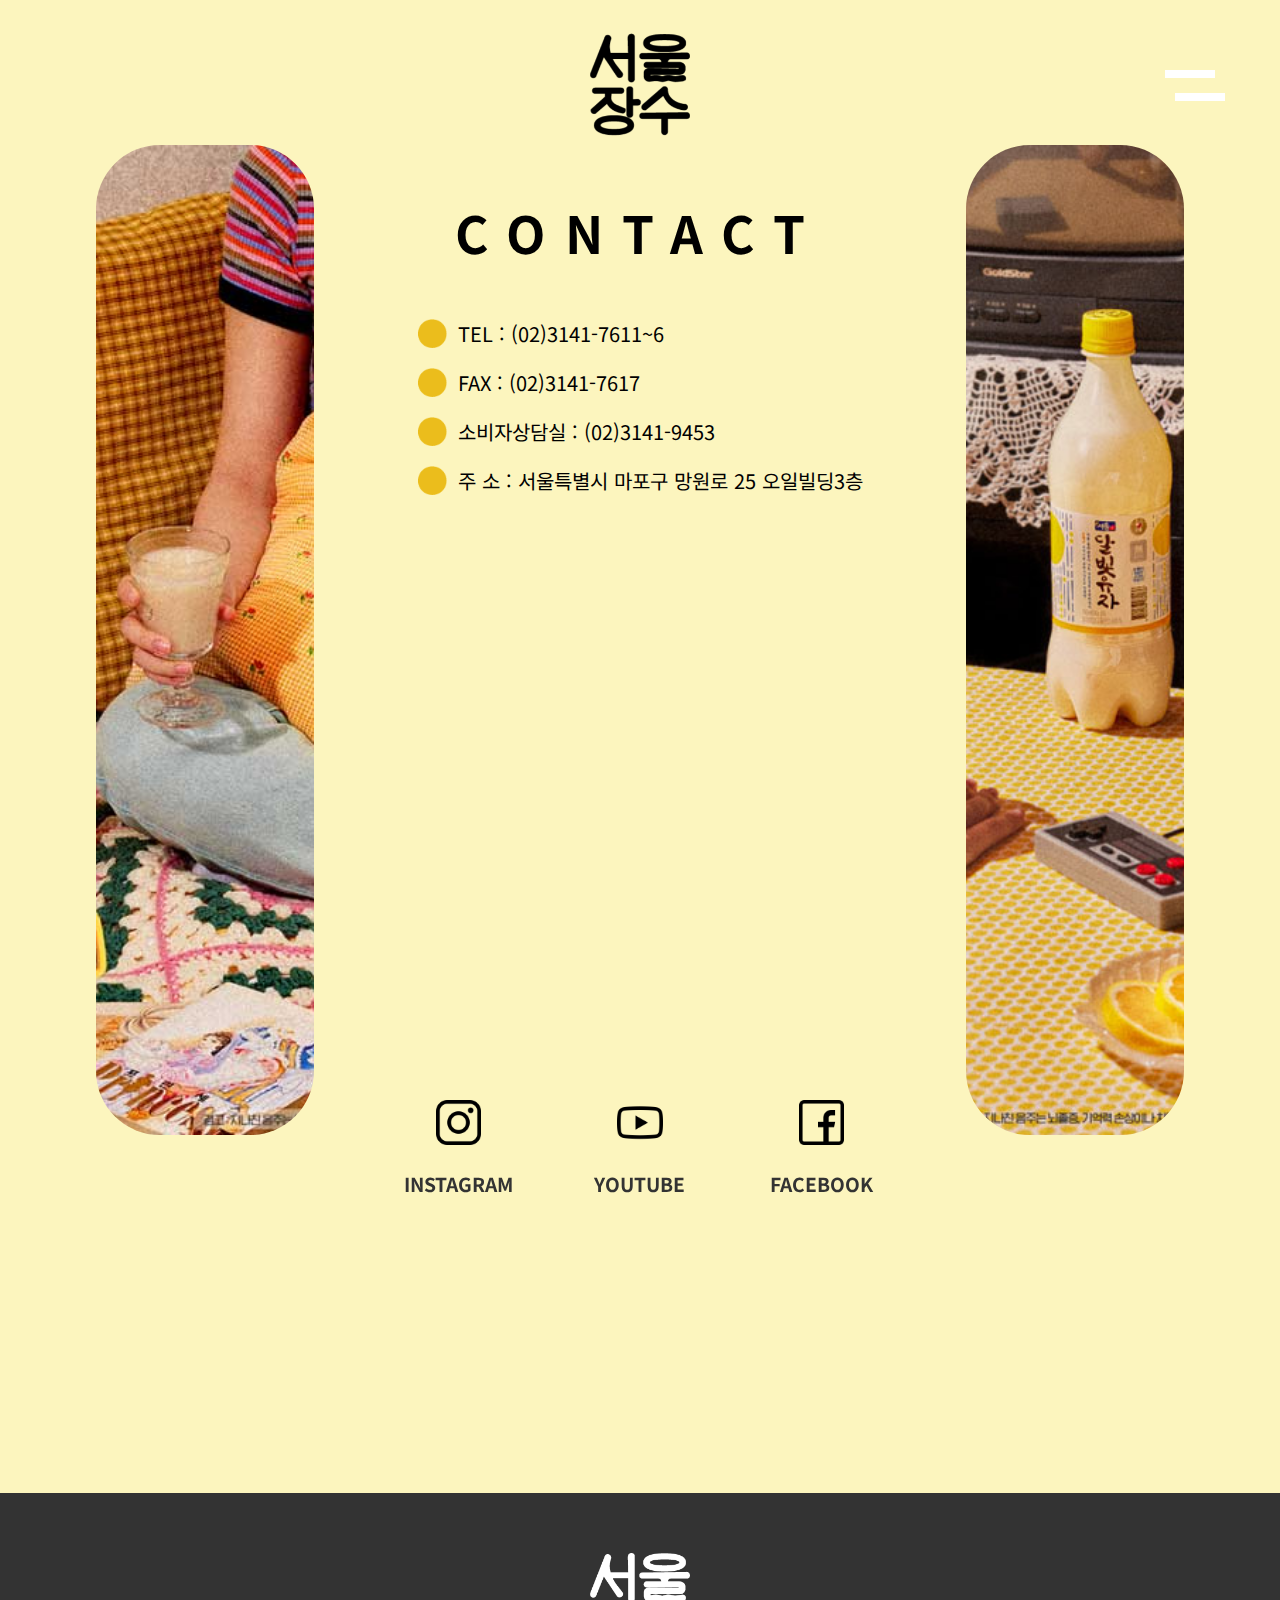
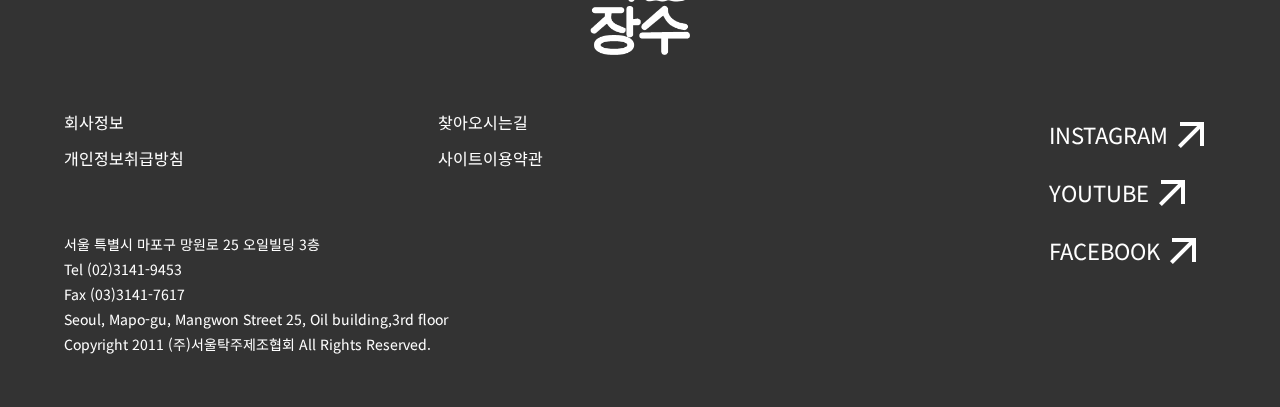
<file: contact.html>
<!DOCTYPE html>
<html lang="ko">
<head>
    <meta charset="UTF-8">
    <meta http-equiv="X-UA-Compatible" content="IE=edge">
    <meta name="viewport" content="width=device-width, initial-scale=1.0">
    <title>contact</title>
    <link href="css/contact.css" rel="stylesheet">
    <link rel="preconnect" href="https://fonts.googleapis.com">
    <link rel="preconnect" href="https://fonts.gstatic.com" crossorigin>
    <link href="https://fonts.googleapis.com/css2?family=Noto+Sans+KR&display=swap" rel="stylesheet">
    <link rel="stylesheet" href="https://fonts.googleapis.com/css2?family=Material+Symbols+Outlined:opsz,wght,FILL,GRAD@20..48,100..700,0..1,-50..200" />
    <script src="js/jquery-3.6.4.min.js"></script>
    <script src="js/jquery-ui.min.js"></script>
    <script src="js/menu.js"></script>    
</head>
<body>
    <header>
        <div class="header_wrap">
            <h1>
                <a href="index.html">
                    <img src="img/jangsoo_b.png">
                </a>
            </h1>
            <div class="menu">
                <a href="#">
                    <div class="menu_1"></div>
                    <div class="menu_2"></div>
                </a>                
            </div>
            <ul class="gnb">
                <li>
                    <a href="index.html">home</a>
                </li>
                <li>
                    <a href="product.html">제품소개</a>
                </li>
                <li>
                    <a href="village.html">술익는 마을</a>
                </li>
                <li>
                    <a href="association.html">서울탁주제조협회</a>
                </li>
                <li>
                    <a href="company.html">서울장수주식회사</a>
                </li>
                <li>
                    <a href="contact.html">contact</a>
                </li>
            </ul>
        </div>
    </header>
    <div id="container">
        <div class="con1">
            <div class="con1_img"></div>
            <div class="con1_text">
                <h2>CONTACT</h2>
                <ul class="contact_ul">
                    <li>TEL : (02)3141-7611~6</li>
                    <li>FAX : (02)3141-7617</li>
                    <li>소비자상담실 : (02)3141-9453</li>
                    <li>주 소 : 서울특별시 마포구 망원로 25 오일빌딩3층</li>
                </ul>
                <div class="map">
                    <iframe src="https://www.google.com/maps/embed?pb=!1m18!1m12!1m3!1d1581.468159566088!2d126.89942752346097!3d37.55656409433098!2m3!1f0!2f0!3f0!3m2!1i1024!2i768!4f13.1!3m3!1m2!1s0x357c993024887b1b%3A0x8d0d8866a9a3e084!2z7Jik7J2867mM65Sp!5e0!3m2!1sko!2skr!4v1685411372586!5m2!1sko!2skr" width="600" height="450" style="border:0;" allowfullscreen="" loading="lazy" referrerpolicy="no-referrer-when-downgrade"></iframe>
                </div>
                <ul class="sns">
                    <li>
                        <a href="https://www.instagram.com/jangsoo.seoul_official/">
                            <img src="img/instagram.png">
                            <h3>INSTAGRAM</h3>
                        </a>
                        </li>
                    <li>
                        <a href="https://www.youtube.com/@user-oo1ih5io8k/featured">
                            <img src="img/youtube.png">
                            <h3>YOUTUBE</h3>
                        </a>
                    </li>
                    <li>
                        <a href="https://www.facebook.com/seouljangsoo/">
                            <img src="img/facebook.png">
                            <h3>FACEBOOK</h3>
                        </a>
                    </li>
                </ul>
            </div>
            <div class="con1_img2"></div>
        </div>
        <!--
                    <div class="con2">
            <form>
                <label>이메일<input value = "@" type = "email"></label>
                <label>비밀번호<input type = "password"></label>
                <label><input type = "file"></label>
                <label></label><input type = "checkbox">
                <input type = "submit">
                <select>
                    <option>옵션1</option>
                </select>
                <textarea></textarea>
            </form>
        </div>
        -->

    </div>
    <footer>
        <div class="footer_wrap">
            <a class="footer_logo" href="index.html">
                <img src="img/jangsoo_w.png">
            </a>
            <div class="footer_con1">
                <div class="footer_l">
                    <ul>
                        <li>
                            <a href="#">회사정보</a>
                        </li>
                        <li>
                            <a href="#">찾아오시는길</a>
                        </li>
                        <li>
                            <a href="#">개인정보취급방침</a>
                        </li>
                        <li>
                            <a href="#">사이트이용약관</a>
                        </li>
                    </ul>
                    <ul>
                        <li>서울 특별시 마포구 망원로 25 오일빌딩 3층</li>
                        <li>Tel (02)3141-9453</li>
                        <li>Fax (03)3141-7617</li>
                        <li>Seoul, Mapo-gu, Mangwon Street 25, Oil building,3rd floor</li>
                        <li>Copyright 2011 (주)서울탁주제조협회 All Rights Reserved.</li>
                    </ul>
                </div>
                <div class="footer_r">
                    <ul>
                        <li>
                            <a href="https://www.instagram.com/jangsoo.seoul_official/">INSTAGRAM 
                                <img src="img/footer.png">
                            </a>
                        </li>
                        <li>
                            <a href="https://www.youtube.com/@user-oo1ih5io8k">YOUTUBE
                                <img src="img/footer.png">
                            </a>
                        </li>
                        <li>
                            <a href="https://www.facebook.com/seouljangsoo/?locale=ko_KR">FACEBOOK
                                <img src="img/footer.png">
                            </a>
                        </li>
                    </ul>
                </div>
            </div> 
        </div>
    </footer>
    
    
</body>
</html>
</file>
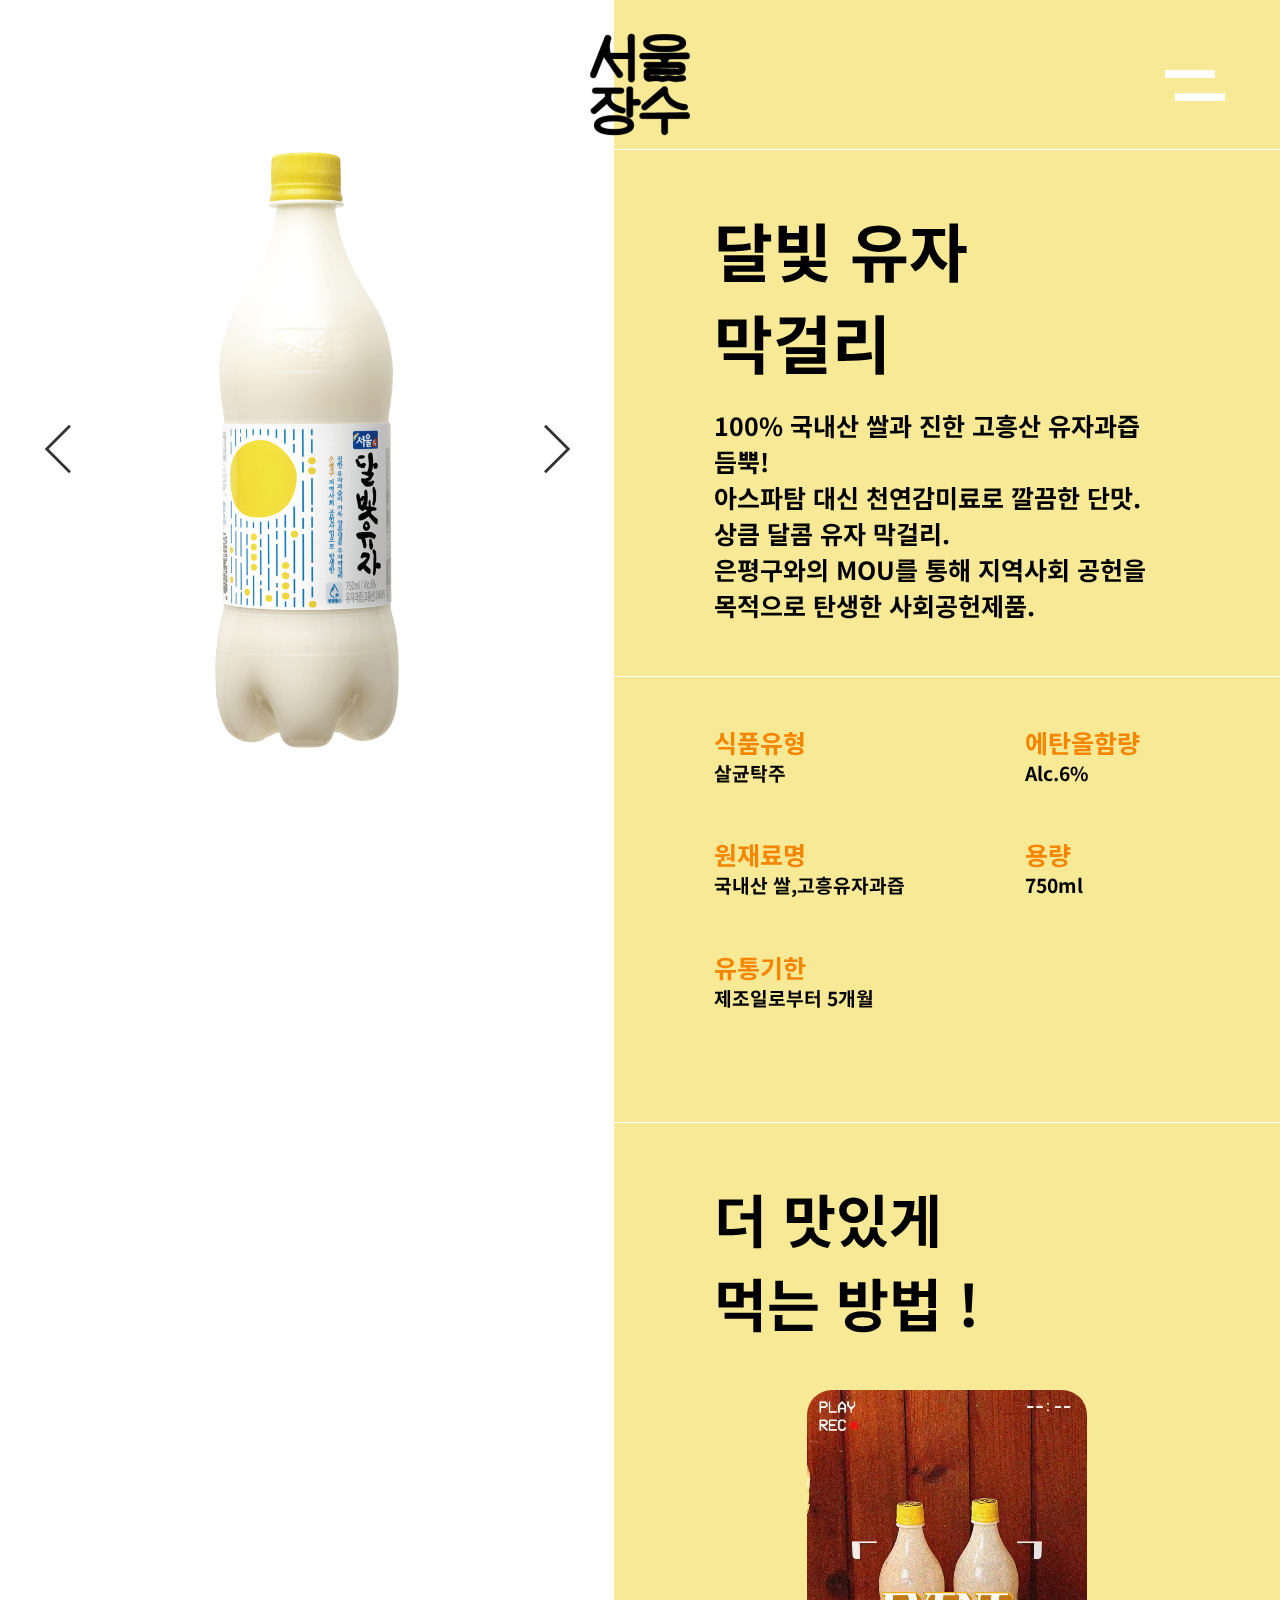
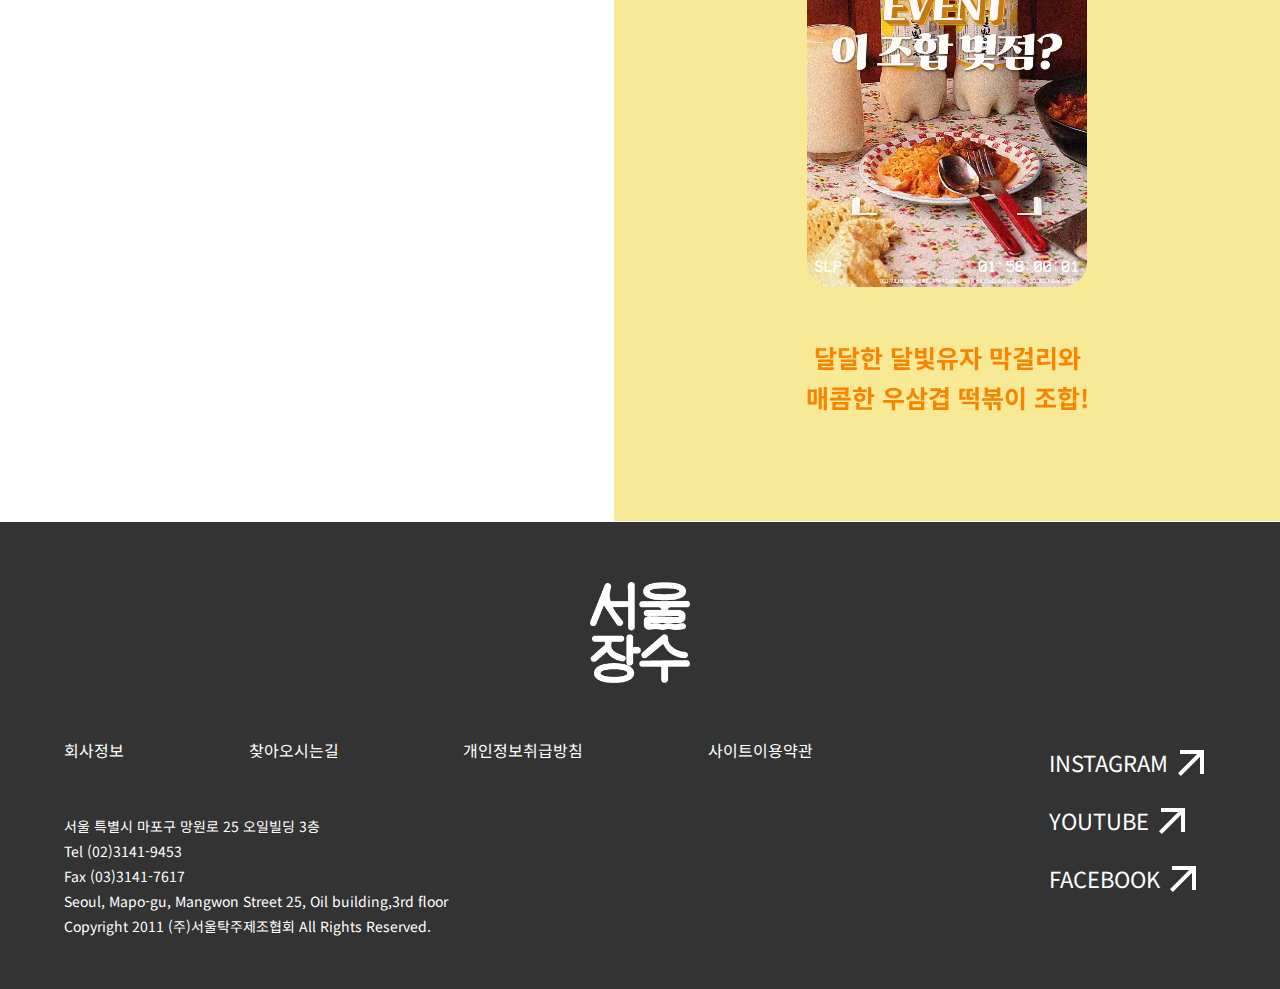
<file: product.html>
<!DOCTYPE html>
<html lang="ko">
<head>
    <meta charset="UTF-8">
    <meta http-equiv="X-UA-Compatible" content="IE=edge">
    <meta name="viewport" content="width=device-width, initial-scale=1.0">
    <title>제품소개</title>
    <link href="css/product.css" rel="stylesheet">
    <link rel="preconnect" href="https://fonts.googleapis.com">
    <link rel="preconnect" href="https://fonts.gstatic.com" crossorigin>
    <link href="https://fonts.googleapis.com/css2?family=Noto+Sans+KR&display=swap" rel="stylesheet">
    <link rel="stylesheet" href="https://fonts.googleapis.com/css2?family=Material+Symbols+Outlined:opsz,wght,FILL,GRAD@20..48,100..700,0..1,-50..200" />
    <script src="js/jquery-3.6.4.min.js"></script>
    <script src="js/jquery-ui.min.js"></script>
    <script src="js/menu.js"></script>
    
</head>
<body>
    <header>
        <div class="header_wrap">
            <h1>
                <a href="index.html">
                    <img src="img/jangsoo_b.png">
                </a>
            </h1>
            <div class="menu">
                <a href="#">
                    <div class="menu_1"></div>
                    <div class="menu_2"></div>
                </a>                
            </div>
            <ul class="gnb">
                <li>
                    <a href="index.html">home</a>
                </li>
                <li>
                    <a href="product.html">제품소개</a>
                </li>
                <li>
                    <a href="village.html">술익는 마을</a>
                </li>
                <li>
                    <a href="association.html">서울탁주제조협회</a>
                </li>
                <li>
                    <a href="company.html">서울장수주식회사</a>
                </li>
                <li>
                    <a href="contact.html">contact</a>
                </li>
            </ul>
        </div>
    </header>
    <div id="container">
        <div class="conwrap">
            <div class="con1">
                <button class="left">
                    <span class="material-symbols-outlined">
                        arrow_back_ios_new
                    </span>
                </button>
                <ul class="product">
                    <li>
                        <img src="img/con2_2.png">
                    </li>
                </ul>
                <button class="right">
                    <span class="material-symbols-outlined">
                        arrow_forward_ios
                    </span>
                </button>
            </div>
            <ul class="con2">
                <li></li>
                <li>
                    <h2>달빛 유자<br>막걸리</h2>
                    <h4>100% 국내산 쌀과 진한 고흥산 유자과즙 듬뿍!<br>
                    아스파탐 대신 천연감미료로 깔끔한 단맛. 상큼 달콤 유자 막걸리.<br>
                    은평구와의 MOU를 통해 지역사회 공헌을 목적으로 탄생한 사회공헌제품.
                </h4>
                </li>
                <li>
                    <ul>
                        <li>
                            <span class="orange">식품유형</span><br>살균탁주
                        </li>
                        <li>
                            <span class="orange">에탄올함량</span><br>Alc.6%
                        </li>
                        <li>
                            <span class="orange">원재료명</span><br>국내산 쌀,고흥유자과즙
                        </li>
                        <li>
                            <span class="orange">용량</span><br>750ml
                        </li>
                        <li>
                            <span class="orange">유통기한</span><br>제조일로부터 5개월
                        </li>
                    </ul>
                </li>
                <li>
                    <h3>더 맛있게<br>먹는 방법 !</h3>
                    <ul>
                        <li>
                            <div class="img2">
                                <video muted autoplay loop>
                                    <source src="img/img2.mp4" type="video/mp4">
                                </video>
                            </div>
                            <h4 class="h4_o">달달한 달빛유자 막걸리와<br>매콤한 우삼겹 떡볶이 조합!</h4>
                        </li>
                        <!--
                            
                        <li>
                            <div class="img1"></div>
                            <h4 class="h4_o">달빛유자를 얼려 레몬 안에 쏘옥~ 넣은<br>달빛유자 레몬 아이스크림</h4>
                        </li>   

                        -->
                    </ul>
                </li>
            </ul>
        </div>        
    </div>
    <footer>
        <div class="footer_wrap">
            <a class="footer_logo" href="index.html">
                <img src="img/jangsoo_w.png">
            </a>
            <div class="footer_con1">
                <div class="footer_l">
                    <ul>
                        <li>
                            <a href="#">회사정보</a>
                        </li>
                        <li>
                            <a href="#">찾아오시는길</a>
                        </li>
                        <li>
                            <a href="#">개인정보취급방침</a>
                        </li>
                        <li>
                            <a href="#">사이트이용약관</a>
                        </li>
                    </ul>
                    <ul>
                        <li>서울 특별시 마포구 망원로 25 오일빌딩 3층</li>
                        <li>Tel (02)3141-9453</li>
                        <li>Fax (03)3141-7617</li>
                        <li>Seoul, Mapo-gu, Mangwon Street 25, Oil building,3rd floor</li>
                        <li>Copyright 2011 (주)서울탁주제조협회 All Rights Reserved.</li>
                    </ul>
                </div>
                <div class="footer_r">
                    <ul>
                        <li>
                            <a href="#">INSTAGRAM 
                                <img src="img/footer.png">
                            </a>
                        </li>
                        <li>
                            <a href="#">YOUTUBE
                                <img src="img/footer.png">
                            </a>
                        </li>
                        <li>
                            <a href="#">FACEBOOK
                                <img src="img/footer.png">
                            </a>
                        </li>
                    </ul>
                </div>
            </div> 
        </div>
    </footer>
</body>
</html>
</file>
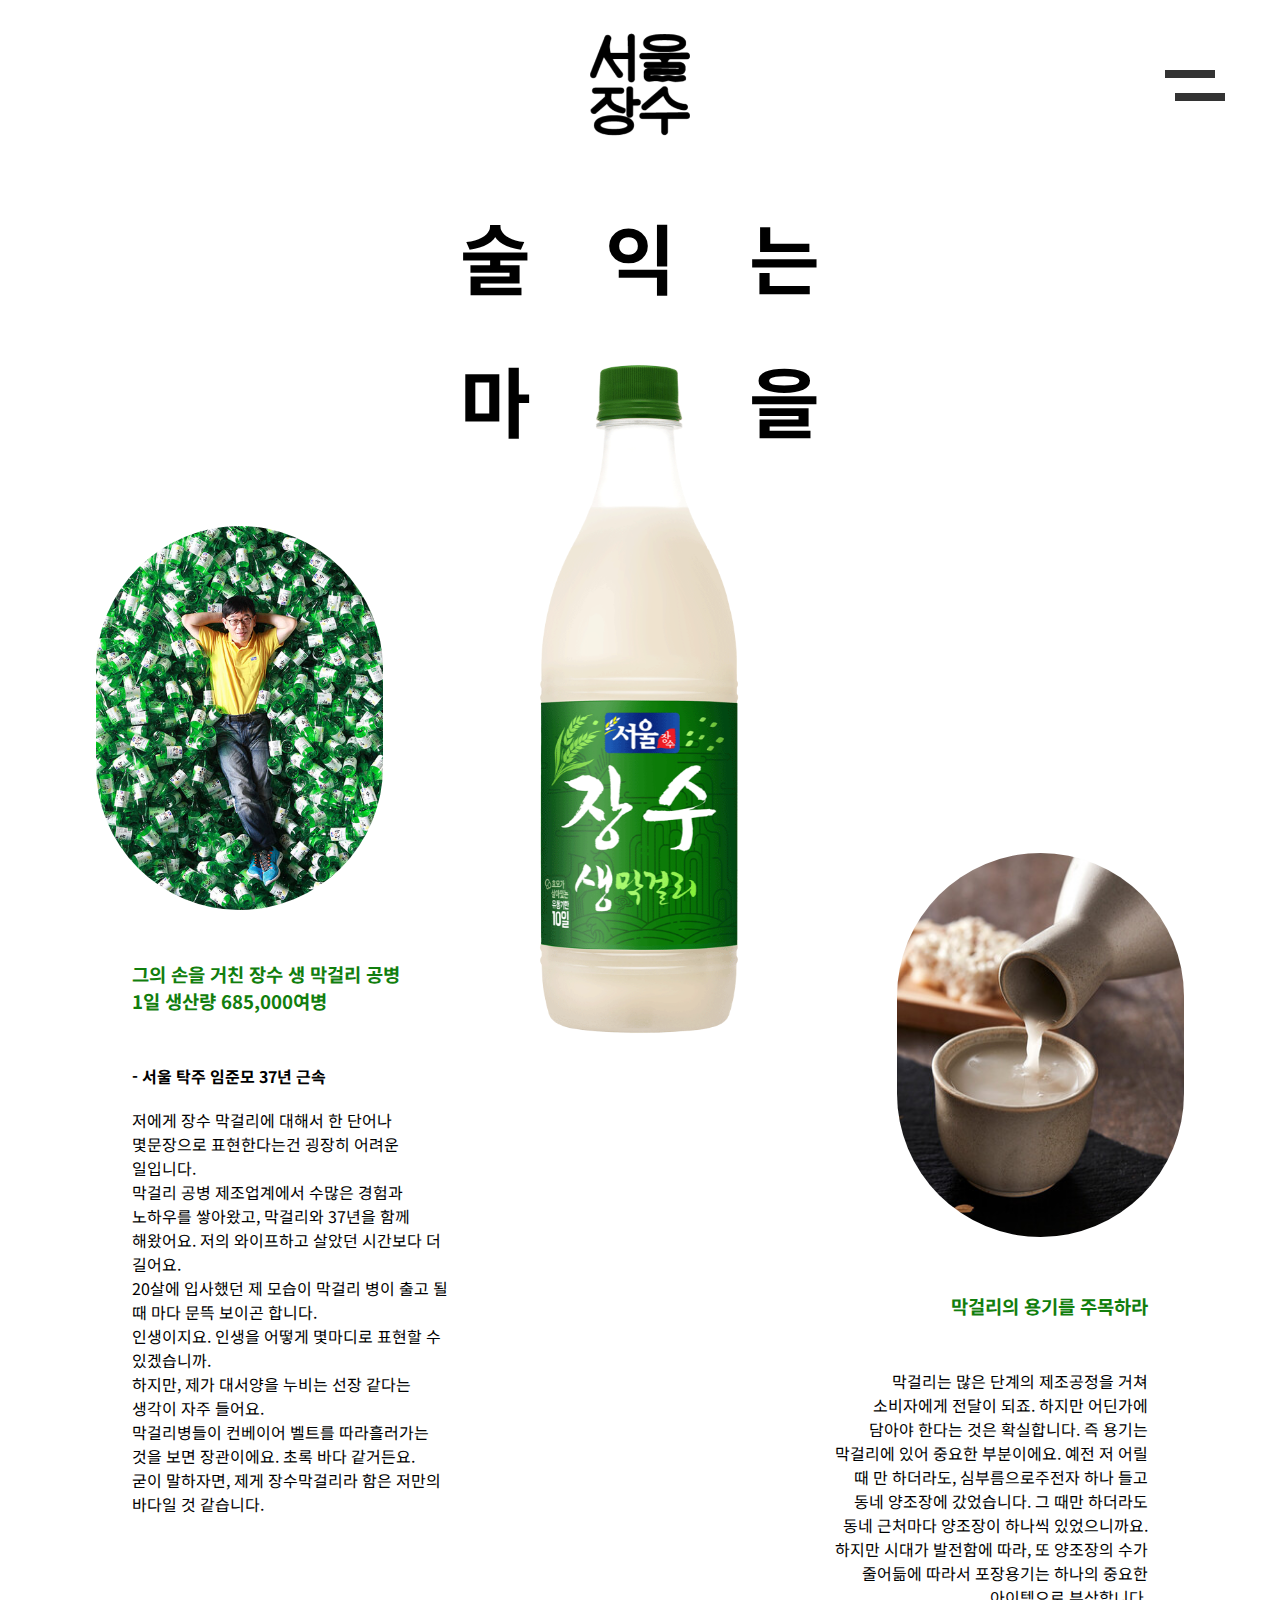
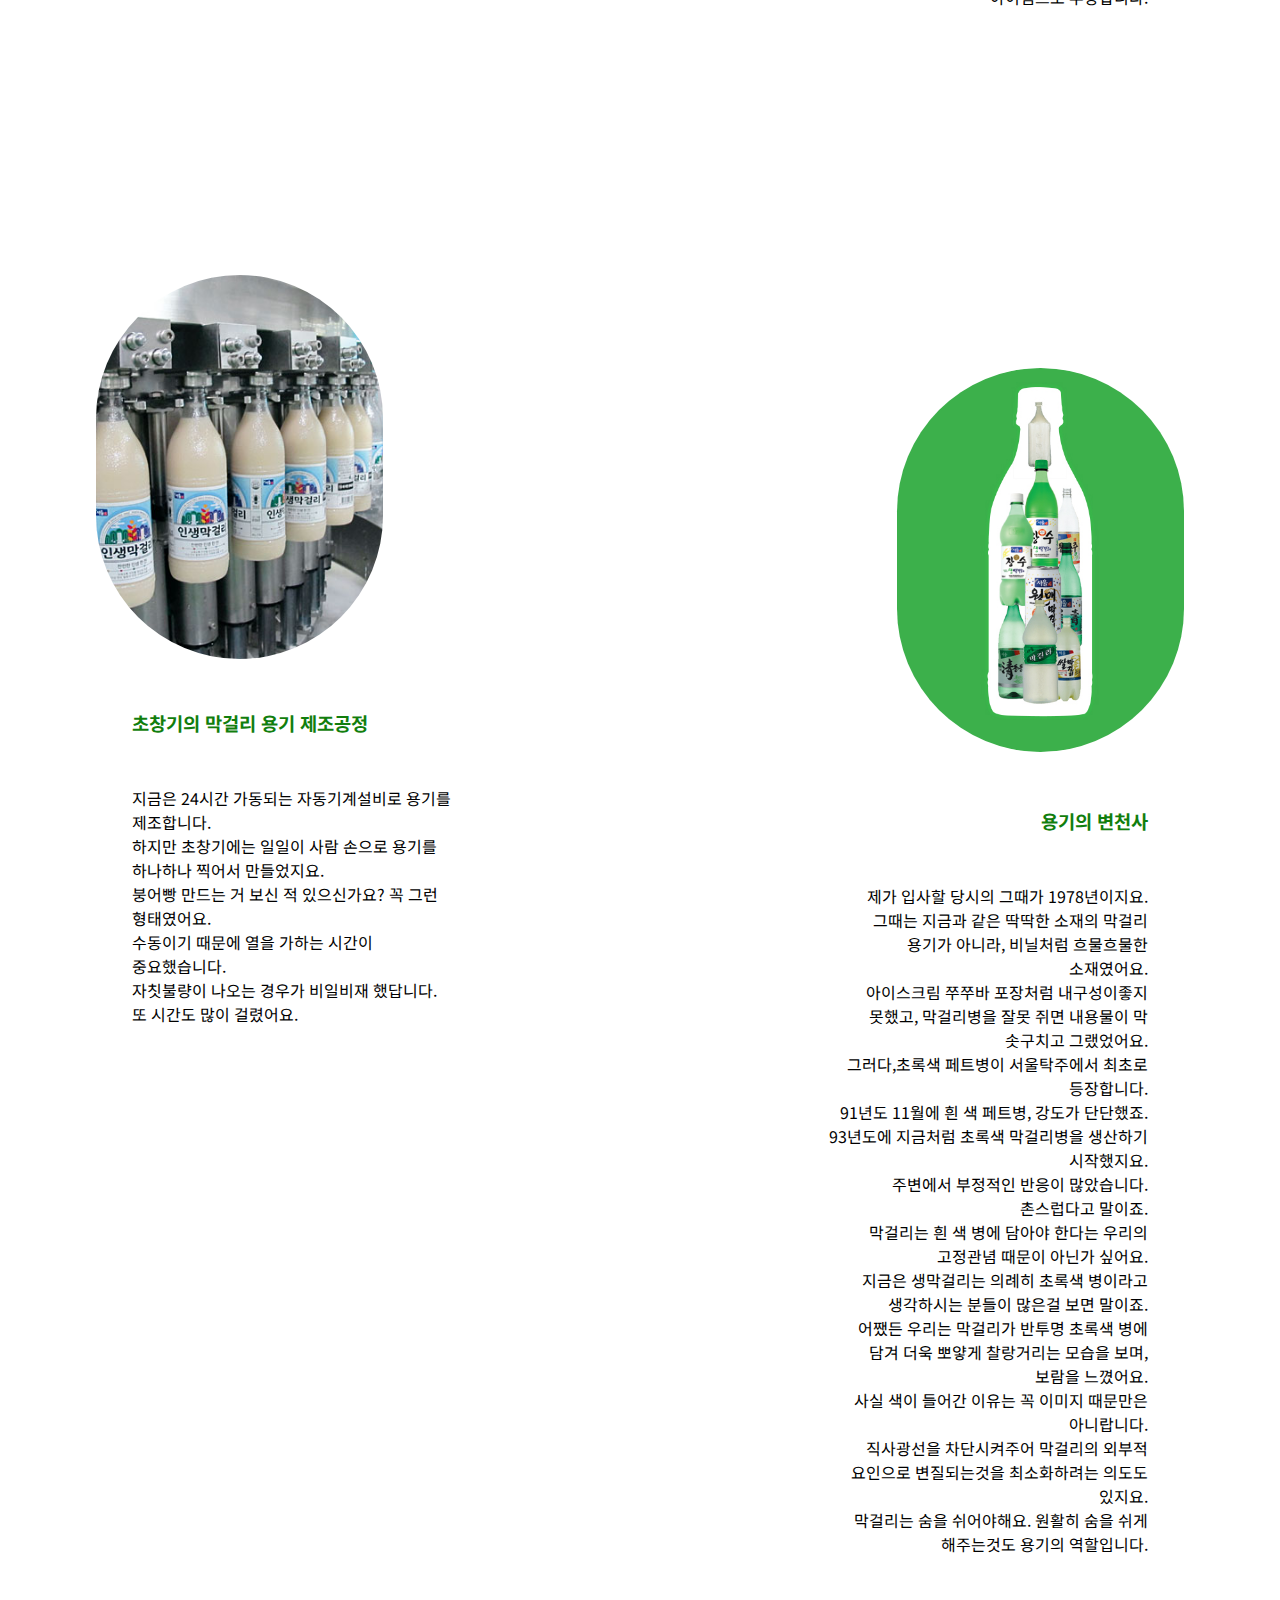
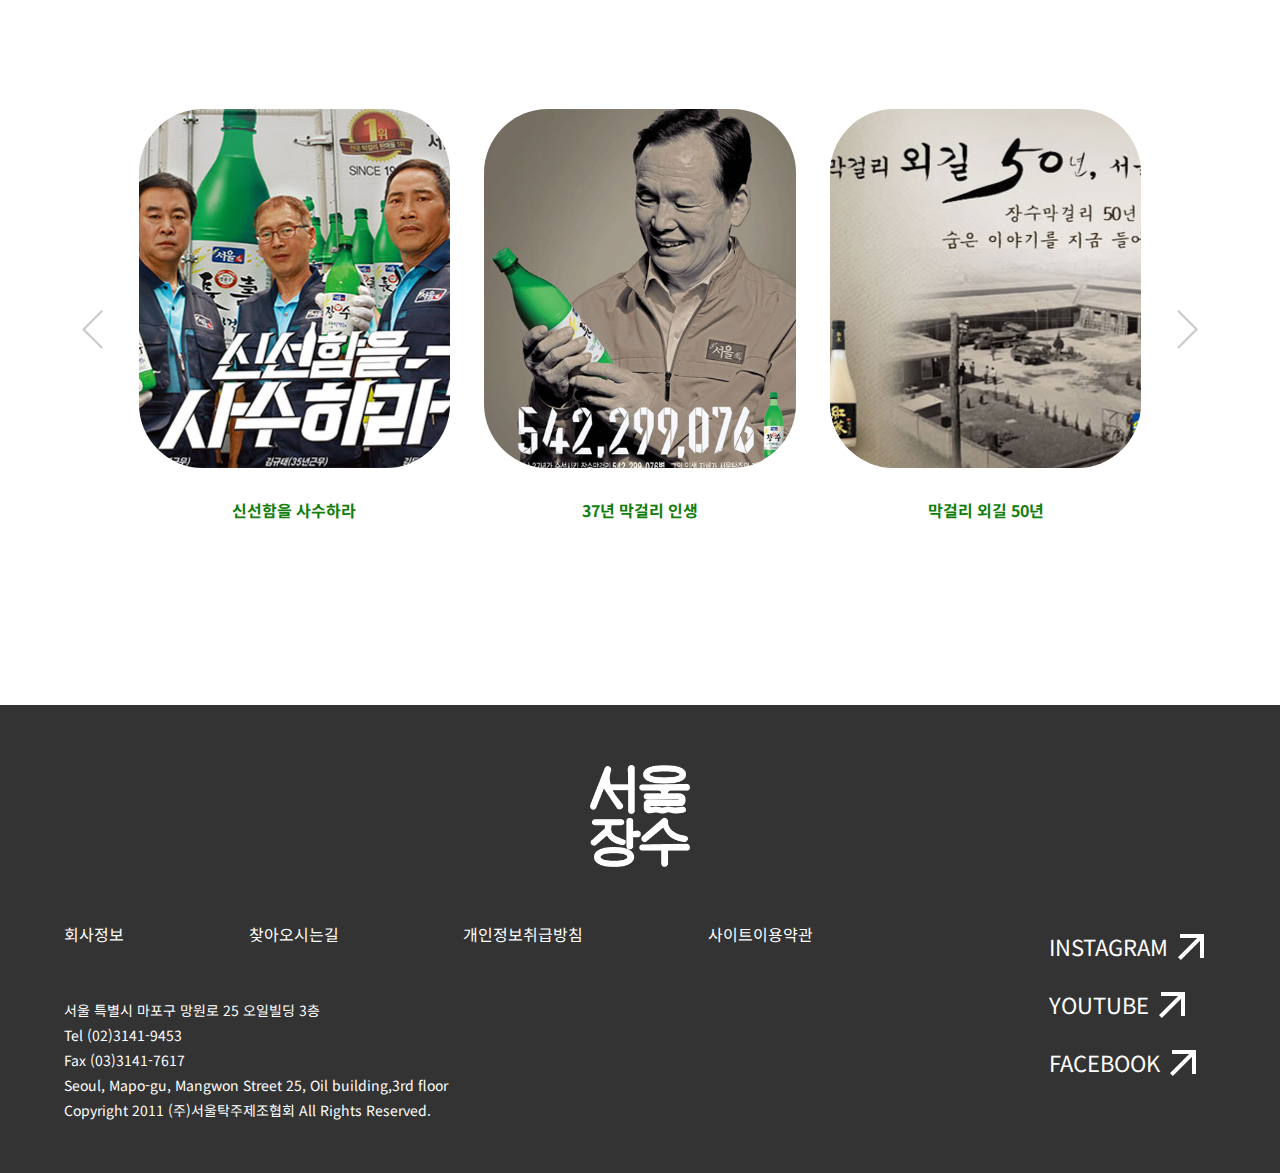
<file: village.html>
<!DOCTYPE html>
<html lang="ko">
<head>
    <meta charset="UTF-8">
    <meta http-equiv="X-UA-Compatible" content="IE=edge">
    <meta name="viewport" content="width=device-width, initial-scale=1.0">
    <title>술익는 마을</title>
    <link href="css/village.css" rel="stylesheet">
    <link rel="preconnect" href="https://fonts.googleapis.com">
    <link rel="preconnect" href="https://fonts.gstatic.com" crossorigin>
    <link href="https://fonts.googleapis.com/css2?family=Noto+Sans+KR&display=swap" rel="stylesheet">
    <link rel="stylesheet" href="https://fonts.googleapis.com/css2?family=Material+Symbols+Outlined:opsz,wght,FILL,GRAD@20..48,100..700,0..1,-50..200" />
    <script src="js/jquery-3.6.4.min.js"></script>
    <script src="js/jquery-ui.min.js"></script>
    <script src="js/menu.js"></script>
    
</head>
<body>
    <header>
        <div class="header_wrap">
            <h1>
                <a href="index.html">
                    <img src="img/jangsoo_b.png">
                </a>
            </h1>
            <div class="menu">
                <a href="#">
                    <div class="menu_1"></div>
                    <div class="menu_2"></div>
                </a>                
            </div>
            <ul class="gnb">
                <li>
                    <a href="index.html">home</a>
                </li>
                <li>
                    <a href="product.html">제품소개</a>
                </li>
                <li>
                    <a href="village.html">술익는 마을</a>
                </li>
                <li>
                    <a href="association.html">서울탁주제조협회</a>
                </li>
                <li>
                    <a href="company.html">서울장수주식회사</a>
                </li>
                <li>
                    <a href="contact.html">contact</a>
                </li>
            </ul>
        </div>
    </header>
    <div id="container">
        <div class="conwrap">
            <ul class="con1_a">
                <li>
                    <div class="con_box1">
                    </div>
                    <div class="con1_a_t">
                        <h3>그의 손을 거친 장수 생 막걸리 공병<br>1일 생산량 685,000여병</h3>
                        <h4>- 서울 탁주 임준모 37년 근속</h4>
                        <p>저에게 장수 막걸리에 대해서 한 단어나 몇문장으로 표현한다는건 굉장히 어려운 일입니다.<br>막걸리 공병 제조업계에서 수많은 경험과 노하우를 쌓아왔고, 막걸리와 37년을 함께 해왔어요. 저의 와이프하고 살았던 시간보다 더 길어요.<br>20살에 입사했던 제 모습이 막걸리 병이 출고 될 때 마다 문뜩 보이곤 합니다.<br>인생이지요. 인생을 어떻게 몇마디로 표현할 수 있겠습니까.<br>하지만, 제가  대서양을 누비는 선장 같다는 생각이 자주 들어요.<Br>막걸리병들이 컨베이어 벨트를 따라흘러가는 것을 보면 장관이에요. 초록 바다 같거든요.<br>굳이 말하자면, 제게 장수막걸리라 함은 저만의 바다일 것 같습니다. </p>
                    </div>                   
                </li>               
                <li>
                    <div class="con_box3">
                    </div>
                    <div class="con1_a_t">
                        <h3>초창기의 막걸리 용기 제조공정</h3>
                        <p>지금은 24시간 가동되는 자동기계설비로 용기를 제조합니다.<br>하지만 초창기에는 일일이 사람 손으로 용기를 하나하나 찍어서 만들었지요.<br>붕어빵 만드는 거 보신 적 있으신가요? 꼭 그런 형태였어요.<br>수동이기 때문에 열을 가하는 시간이 중요했습니다.<br>자칫불량이 나오는 경우가 비일비재 했답니다.<br>또 시간도 많이 걸렸어요.  </p>
                    </div>
                </li>
              
            </ul>
            <div class="jangsoo">
                <div class="jangsoo_t">
                    <div class="jangsoo_t_1">
                        <h2>술</h2>
                        <h2>익</h2>
                        <h2>는</h2>
                    </div>
                    <div class="jangsoo_t_2">
                        <h2>마</h2>
                        <h2>을</h2>
                    </div>
                </div>
                <img class="jangsoom" src="img/jangsum.png">
            </div>
            <ul class="con1_b">
                <li>
                    <div class="con_box2">
                    </div>
                    <div class="con1_b_t">
                        <h3>막걸리의 용기를 주목하라</h3>
                        <p>막걸리는 많은 단계의 제조공정을 거쳐 소비자에게 전달이 되죠.
                            하지만 어딘가에 담아야 한다는 것은 확실합니다.
                            즉 용기는 막걸리에 있어 중요한 부분이에요.
                            예전 저 어릴 때 만 하더라도, 심부름으로주전자 하나 들고
                            동네 양조장에 갔었습니다. 그 때만 하더라도 동네 근처마다
                            양조장이 하나씩 있었으니까요. 하지만 시대가 발전함에 따라,
                            또 양조장의 수가 줄어듦에 따라서 포장용기는 하나의 중요한
                            아이템으로 부상합니다. </p>
                    </div>
                </li>
                <li>
                    <div class="con_box4">
                    </div>
                    <div class="con1_b_t">
                        <h3>용기의 변천사</h3>
                        <p>제가 입사할 당시의 그때가 1978년이지요.<br>그때는 지금과 같은 딱딱한 소재의 막걸리 용기가 아니라, 비닐처럼 흐물흐물한 소재였어요.<br>아이스크림 쭈쭈바 포장처럼 내구성이좋지 못했고, 막걸리병을 잘못 쥐면 내용물이 막 솟구치고 그랬었어요.<br>그러다,초록색 페트병이 서울탁주에서 최초로 등장합니다.<br>91년도 11월에 흰 색 페트병, 강도가 단단했죠.<br>93년도에 지금처럼 초록색 막걸리병을 생산하기 시작했지요.<br>주변에서 부정적인 반응이 많았습니다. 촌스럽다고 말이죠.<br>막걸리는 흰 색 병에 담아야 한다는 우리의 고정관념 때문이 아닌가 싶어요.<br>지금은 생막걸리는 의례히 초록색 병이라고 생각하시는 분들이 많은걸 보면 말이죠.<br>어쨌든 우리는 막걸리가 반투명 초록색 병에 담겨 더욱 뽀얗게 찰랑거리는 모습을 보며, 보람을 느꼈어요.<br>사실 색이 들어간 이유는 꼭 이미지 때문만은 아니랍니다.<br>직사광선을 차단시켜주어 막걸리의 외부적 요인으로 변질되는것을 최소화하려는 의도도 있지요.<br>막걸리는 숨을 쉬어야해요. 원활히 숨을 쉬게 해주는것도 용기의 역할입니다.</p>
                    </div>                   
                </li>
            </ul>
        </div>
        <div class="con2wrap">
            <button class="left">
                <span class="material-symbols-outlined">
                    arrow_back_ios_new
                </span>
            </button>
            <div class="con2_box">
                <ul class="con2">
                    <li>
                        <a href="#"></a>
                        <h4>신선함을 사수하라</h4>
                    </li>
                    <li>
                        <a href="#"></a>
                        <h4>37년 막걸리 인생</h4>
                    </li>
                    <li>
                        <a href="#"></a>
                        <h4>막걸리 외길 50년</h4>
                    </li>
                    <li>
                        <a href="#"></a>
                        <h4>막걸리 사이언스</h4>
                    </li> 
                    <li>
                        <a href="#"></a>
                        <h4>숨쉬는 막걸리를 만들다</h4>
                    </li> 
                    <li>
                        <a href="#"></a>
                        <h4>장수막걸리 추천맛집</h4>
                    </li>     
                </ul>
            </div>            
            <button class="right">
                <span class="material-symbols-outlined">
                    arrow_forward_ios
                </span>
            </button>
        </div>
    </div>
    <footer>
        <div class="footer_wrap">
            <a class="footer_logo" href="index.html">
                <img src="img/jangsoo_w.png">
            </a>
            <div class="footer_con1">
                <div class="footer_l">
                    <ul>
                        <li>
                            <a href="#">회사정보</a>
                        </li>
                        <li>
                            <a href="#">찾아오시는길</a>
                        </li>
                        <li>
                            <a href="#">개인정보취급방침</a>
                        </li>
                        <li>
                            <a href="#">사이트이용약관</a>
                        </li>
                    </ul>
                    <ul>
                        <li>서울 특별시 마포구 망원로 25 오일빌딩 3층</li>
                        <li>Tel (02)3141-9453</li>
                        <li>Fax (03)3141-7617</li>
                        <li>Seoul, Mapo-gu, Mangwon Street 25, Oil building,3rd floor</li>
                        <li>Copyright 2011 (주)서울탁주제조협회 All Rights Reserved.</li>
                    </ul>
                </div>
                <div class="footer_r">
                    <ul>
                        <li>
                            <a href="#">INSTAGRAM 
                                <img src="img/footer.png">
                            </a>
                        </li>
                        <li>
                            <a href="#">YOUTUBE
                                <img src="img/footer.png">
                            </a>
                        </li>
                        <li>
                            <a href="#">FACEBOOK
                                <img src="img/footer.png">
                            </a>
                        </li>
                    </ul>
                </div>
            </div> 
        </div>
    </footer>
</body>
</html>
</file>
<file: css/style.css>
*{padding:0; margin:0;}
a{text-decoration:none;}
li{list-style:none;}
body *{word-break: keep-all;}
body{position:relative; font-family: 'Noto Sans KR', sans-serif;}

@media(min-width:1220px){
    /*header*/
    header{width:100%; height:150px; margin:0px auto;  position: absolute; top:0; align-items:center;}
    .header_wrap{width:100%; height:100%; margin:0px auto; position:relative; z-index:1; }
    header h1{display:block;transform:translate(-50%,30%); position:absolute; top:0; left:50%; }
    header h1 img{width:100px;}    
    .menu{width:fit-content; position:absolute; right:50px; top:50px; z-index:2; position:fixed;}
    .menu a{display:block; padding:20px 5px;cursor:pointer; }
    .menu a:hover .menu_1{margin:0; transform:rotate(45deg); transition-duration:1s;}
    .menu a:hover .menu_2{margin:0;transform:rotate(135deg) translate(-5px,5px); transition-duration:1s;}
    .menu a div{width:50px; height:8px; background:#fff;}
    .menu_1{margin-bottom:15px;}
    .menu_2{margin-left:10px;}
    .gnb{width:100%; height:100vh; display:none; position:absolute; top:0; position:fixed;}
    .gnb li{ width:100%; height:16.6%; border-bottom:1px solid #fff; background:rgba(10,10,10,0.7);text-align:center; position:relative;}
    .gnb a{position:absolute; top:50%; left:50%; transform:translate(-50%,-50%); display:block; color:#fff; font-size:5vw;}

    /*visual*/
    #visual{width:100%; height:100vh; margin:0px auto;}
    .visual_v{width:100%; height:100%; margin:0px auto; position:relative;}
    .visual_video{width:100%; height:100%; object-fit:cover;z-index:-1}
    .visual_wrap{width:60%; height:70vh;  position:absolute; top:-20%; left:50%; transform:translate(-50%,50%);}
    .visual_box{width:100%; height:100%; margin:0p auto; position:relative;}
    .visual_wrap li{width:100%; height:100%;position:absolute; top:0; left:0; opacity:0;}
    .visual_wrap li:first-child{opacity: 1;}
    .visual_li1{display:flex;justify-content: space-between; align-items:center;margin:3% auto 0;opacity:1;}
    .visual_li2, .visual_li3, .visual_li4{opacity:0;}

    .visual_li1 img{width:20%; height:fit-content;}
    .visual_t{width:70%;}
    .visual_t p{color:#fff; font-size:1.5vw; margin-bottom:20px; }
    .visual_t p:nth-child(2){font-size:2vw; margin-bottom:50px;}
    .visual_t_t{display:flex; justify-content: space-between; align-items:start;}
    .visual_t_t h2{display:block; writing-mode: vertical-rl; line-height:150px; letter-spacing: 25px;font-size:6vw; color:#117e0d; text-align:center; line-height:150px;}
    .visual_t_b{font-size:5vw; color:#222;}
    .visual_li2 img{width:18%; display:block; margin:9% auto 0;}
    .visual_li3{font-size:4vw; text-align:center; margin-top:20%; color:#fff;}
    .visual_li4 img{display:block; margin:20% auto 0;}

    /*container*/
    #container{width:100%;  margin:0px auto;}
    .con1{width:100%; height:77vh; margin:0 auto; padding-top:33vh;}
    .con1_1{width:85%; margin:0 auto ; display:flex; justify-content: space-between;align-items:center;}
    .con1_1 img{width:38%; border-radius:30px;}
    .con1_1_box{width:58%; padding:20px 0;}
    .con1_1_box p{font-size:22px; font-weight:bold; margin-bottom:10px;}
    .con1_1_t{width:90%; text-align:left; color:#fff; text-shadow:-1px 0 #222, 0 1px #222, 1px 0 #222, 0 -1px #222; display:flex; justify-content: space-between;font-size:4vw; align-items:center; }
    .con1_1_b{font-size:5.4vw;}

    .con2{width:100%; height:100vh; margin:0px auto; overflow:hidden;position:relative; }
    .con2 ul{width:300%; height:100vh; margin:0px auto;  display:flex;}
    .con2 li{width:100%; height:100vh;}
    .con2 li img{height:80vh; position:absolute; top:10%; z-index:1; }
    .con2_1, .con2_2, .con2_3{width:100%; height:100vh; position:relative;}
    .con2_1{background:#d3eec1;}
    .con2_2{background:#f8e996;}
    .con2_1_t, .con2_2_t, .con2_3_t{width:fit-content; position:absolute; top:50%; left:50%; transform:translate(-50%,-50%); font-size:8vw;}
    .con2_1 img{left:16%; transform:rotate(25deg)}
    .con2_2 img{right:35%; transform:rotate(-25deg)}
    .con2_3 img{right:40%; transform:rotate(25deg)}
    .con2_1_t h2{color:#444; line-height:14vw; }
    .con2_1_t h2:nth-child(2){padding-left:8vw;}
    .con2_1_t a{color:white;font-weight:bold; display:block;position:absolute; background:#117e0d; font-size:4vw; top:10%; left:60%; padding:1.5vw 4vw; border-radius:50%; transform:rotate(15deg)}
    .con2_2_t{left:45%;}
    .con2_2_t h2{color:#e57207;}
    .con2_2_t a{width:15vw; height:15vw; border-radius:15vw; display:block;color:#0270b9; background:#feeb33; font-size:4vw; text-align:center; position:absolute; transform:rotate(15deg);right:-35%; bottom:5%;}
    .con2_2_t p{padding-top:4vw;font-weight:bold;}
    
    .con2_3_t h2{color:#117e0d;}
    .con2_3_t a{color:white;font-weight:bold; display:block;position:absolute; background:#117e0d; font-size:4vw; top:50%; left:70%; padding:1.5vw 4vw; border-radius:50%; transform:rotate(15deg)}

    .con3{width:100%; height:130vw; margin:0px auto;}
    .con3_wrap{width:85%; height:100%; margin:0px auto; position:relative;}
    .con3_1_t{width:100%; height:70vw; position:relative;}
    .con3_1_t img{width:30%; height:fit-content; border-radius:5vw;margin-top:4vw; position:absolute; right:0; top:0;}
    .con3_1_tt{position:absolute; top:0;left:0; position:relative;}
    .con3_1_tt h2:first-child{font-size:9vw;color:#fff;text-shadow:-1px 0 #222, 0 1px #222, 1px 0 #222, 0 -1px #222;}
    .con3_1_tt h3{font-size:8vw;line-height:9vw;}
    .con3_img{width:55%; height:30vw; background:url(../img/con3_1.gif)no-repeat center; background-size:cover; border-radius:6vw; z-index:-1;position:absolute; left:0; bottom:-65%;}

    .con4_1{width:100%; margin:0px auto; margin-top:50px; display:flex; justify-content: space-between; }
    .con4_1_a{width:25%;}
    .con4_1_a a{width:100%; height:30vw; display:block;background:url(../img/con4_a.jpg)no-repeat; background-position-y:-30px; background-size:110%; border-radius:10vw;}
    .con4_1_a h4{color:#117e0d; margin:10%; font-size:1.6em;}
    .con4_1_a p{margin:0 10%; color:#333; font-size:1.2em;}
    .con4_1_b{width:30%; margin-top:10%;}
    .con4_1_b a{width:100%; height:30vw; display:block;background:url(../img/con4_1_b.jpg)no-repeat ;  background-size:cover; border-radius:10vw;}
    .con4_1_b h4{color:#117e0d; margin:0 10%; font-size:1.6em;}
    .con4_1_b p{color:#333; margin:10% 0 10% 10%; font-size:1.2em;}
    .jangsu{width:20%; position:absolute; left:50%; bottom:9%; transform:translate(-50%,50%);z-index:-1;}


    /*footer*/
    footer{width:100%; background:#333;}
    .footer_wrap{width:90%; margin:0px auto; padding:10px 0 50px;}
    .footer_logo{width:100px; display:block; margin:50px auto;}
    .footer_logo>img{width:100%;}
    .footer_con1{width:100%; display:flex; justify-content: space-between;}
    .footer_l{width:65%;}
    .footer_l ul:first-child{width:100%; display:flex; justify-content: space-between; margin-bottom:50px; }
    .footer_l ul a{color:#fff; font-size:16px;}
    .footer_l ul{color:#fff; font-size:14px; line-height:25px; }
    .footer_r ul a{color:#fff;font-size:22px;}
    .footer_r li{width:fit-content; margin-bottom:10px;}
    .footer_r a{display:block; justify-content: space-between; align-items:center; display:flex;}
    .footer_r img{display:block;}
}
@media(min-width:768px) and (max-width:1219px){
    /*header*/
    header{width:100%; height:150px; margin:0px auto;  position: absolute; top:0; align-items:center;}
    .header_wrap{width:100%; height:100%; margin:0px auto; position:relative; z-index:1; }
    header h1{display:block;transform:translate(-50%,30%); position:absolute; top:0; left:50%; }
    header h1 img{width:100px;}    
    .menu{width:fit-content; position:absolute; right:50px; top:50px; z-index:2;}
    .menu a{display:block; padding:20px 5px;cursor:pointer; }
    .menu a:hover .menu_1{margin:0; transform:rotate(45deg); transition-duration:1s;}
    .menu a:hover .menu_2{margin:0;transform:rotate(135deg) translate(-5px,5px); transition-duration:1s;}
    .menu a div{width:50px; height:8px; background:#fff;}
    .menu_1{margin-bottom:15px;}
    .menu_2{margin-left:10px;}
    .gnb{width:100%; height:100vh; position:absolute; top:0; display:none; z-index:2; position:fixed;}
    .gnb li{ width:100%; height:16.6%; border-bottom:1px solid #fff; background:rgba(10,10,10,0.7);text-align:center; position:relative;}
    .gnb a{position:absolute; top:50%; left:50%; transform:translate(-50%,-50%); display:block; color:#fff; font-size:5vw;}

    /*visual*/
    #visual{width:100%; height:100vh; margin:0px auto;}
    .visual_v{width:100%; height:100%; margin:0px auto; position:relative;}
    .visual_video{width:100%; height:100%; object-fit:cover;z-index:-1}
    .visual_wrap{width:60%; height:70vh;  position:absolute; bottom:40%; left:50%; transform:translate(-50%,50%);}
    .visual_box{width:100%; height:60%; margin:4vw auto 0; position:relative;}
    .visual_wrap li{width:100%; height:fit-content;position:absolute; top:0; opacity:0;}
    .visual_wrap li:first-child{opacity: 1;}
    .visual_li1{display:flex; justify-content: space-between; align-items:center; margin-top:3vw;}
    .visual_li1 img{width:20%; height:fit-content;margin-top:-2%;}
    .visual_t{width:fit-content}
    .visual_t p{color:#fff; font-size:1.5vw; margin-bottom:20px; }
    .visual_t p:nth-child(2){font-size:2vw; margin-bottom:50px;}
    .visual_t_t{display:flex; justify-content: space-between; align-items:start;}
    .visual_t_t h2{display:block; writing-mode: vertical-rl; letter-spacing: 25px;font-size:6vw; color:#117e0d; text-align:center; line-height:150px;}
    .visual_t_b{font-size:5vw; color:#222;}
    .visual_li2 img{width:25%; display:block; margin:5% auto 0;}
    .visual_li3{font-size:6vw; text-align:center; margin-top:10vw; color:#fff;}
    .visual_li4 img{width:50%;display:block; margin:10% auto 0;}

    /*container*/
    #container{width:100%;  margin:0px auto;}
    .con1{width:100%; height:77vh; margin:0 auto; padding-top:33vh;}
    .con1_1{width:85%; margin:0 auto ; display:flex; justify-content: space-between;align-items:center;}
    .con1_1 img{width:38%; border-radius:30px;}
    .con1_1_box{width:58%; padding:20px 0;}
    .con1_1_box p{font-size:22px; font-weight:bold; margin-bottom:10px;}
    .con1_1_t{width:90%; text-align:left; color:#fff; text-shadow:-1px 0 #222, 0 1px #222, 1px 0 #222, 0 -1px #222; display:flex; justify-content: space-between;font-size:4vw; align-items:center; }
    .con1_1_b{font-size:5.4vw;}

    .con2{width:100%; height:100vh; margin:0px auto;overflow:hidden; position:relative;}
    .con2 ul{width:300%; height:100vh; margin:0px auto;  display:flex; }
    .con2 li{width:100%; height:100vh;}
    .con2 li img{height:80vh; position:absolute; top:10%; }
    .con2_1, .con2_2, .con2_3{width:100%; height:100vh; position:relative;}
    .con2_1{background:#d3eec1;}
    .con2_2{background:#f8e996;}
    .con2_1_t, .con2_2_t, .con2_3_t{width:fit-content; position:absolute; top:50%; left:50%; transform:translate(-50%,-50%); font-size:8vw;}
    .con2_1 img{left:16%; transform:rotate(25deg)}
    .con2_2 img{right:35%; transform:rotate(-25deg)}
    .con2_3 img{right:40%; transform:rotate(25deg)}
    .con2_1_t h2{color:#444; line-height:14vw; }
    .con2_1_t h2:nth-child(2){padding-left:8vw;}
    .con2_1_t a{color:white;font-weight:bold; display:block;position:absolute; background:#117e0d; font-size:4vw; top:10%; left:60%; padding:1.5vw 4vw; border-radius:50%; transform:rotate(15deg)}
    .con2_2_t{left:45%;}
    .con2_2_t h2{color:#e57207;}
    .con2_2_t a{width:15vw; height:15vw; border-radius:15vw; display:block;color:#0270b9; background:#feeb33; font-size:4vw; text-align:center; position:absolute; transform:rotate(15deg);right:-35%; bottom:5%;}
    .con2_2_t p{padding-top:4vw;font-weight:bold;}
    .con2_3_t h2{color:#117e0d;}
    .con2_3_t a{color:white;font-weight:bold; display:block;position:absolute; background:#117e0d; font-size:4vw; top:50%; left:70%; padding:1.5vw 4vw; border-radius:50%; transform:rotate(15deg)}

    .con3{width:100%; height:130vw; margin:0px auto;}
    .con3_wrap{width:85%; height:100%; margin:0px auto; position:relative;}
    .con3_1_t{width:100%; height:70vw; position:relative;}
    .con3_1_t img{width:30%; height:fit-content; border-radius:5vw;margin-top:4vw; position:absolute; right:0; top:0;}
    .con3_1_tt{position:absolute; top:0;left:0; position:relative;}
    .con3_1_tt h2:first-child{font-size:9vw;color:#fff;text-shadow:-1px 0 #222, 0 1px #222, 1px 0 #222, 0 -1px #222;}
    .con3_1_tt h3{font-size:8vw;line-height:9vw;}
    .con3_img{width:55%; height:30vw; background:url(../img/con3_1.gif)no-repeat center; background-size:cover; border-radius:6vw; z-index:-1;position:absolute; left:0; bottom:-65%;}

    .con4_1{width:100%; margin:0px auto; margin-top:50px; display:flex; justify-content: space-between; }
    .con4_1_a{width:25%;}
    .con4_1_a a{width:100%; height:30vw; display:block;background:url(../img/con4_a.jpg)no-repeat; background-position-y:-30px; background-size:110%; border-radius:10vw;}
    .con4_1_a h4{color:#117e0d; margin:10%;}
    .con4_1_a p{margin:0 10%; color:#333;}
    .con4_1_b{width:30%;}
    .con4_1_b a{width:100%; height:30vw; display:block;background:url(../img/con4_1_b.jpg)no-repeat ;  background-size:cover; border-radius:10vw;}
    .con4_1_b h4{color:#117e0d; margin:0 10%;}
    .con4_1_b p{color:#333; margin:10% 0 10% 10%;}
    .jangsu{width:20%; position:absolute; left:50%; bottom:9%; transform:translate(-50%,50%);z-index:-1;}


    /*footer*/
    footer{width:100%; background:#333;}
    .footer_wrap{width:90%; margin:0px auto; padding:10px 0 50px;}
    .footer_logo{width:100px; display:block; margin:50px auto;}
    .footer_logo>img{width:100%;}
    .footer_con1{width:100%; display:flex; justify-content: space-between;}
    .footer_l{width:65%;}
    .footer_l ul:first-child{width:100%; display:flex; flex-wrap:wrap; justify-content: space-between; margin-bottom:50px; }
    .footer_l ul:first-child li{width:50%; margin-bottom:10px;}
    .footer_l ul a{color:#fff; font-size:16px;}
    .footer_l ul{color:#fff; font-size:14px; line-height:25px; }
    .footer_r ul a{color:#fff;font-size:22px;}
    .footer_r li{width:fit-content; margin-bottom:10px;}
    .footer_r a{display:block; justify-content: space-between; align-items:center; display:flex;}
    .footer_r img{display:block;}
}

@media(max-width:767px){
    /*header*/
    header{width:100%; height:150px; margin:0px auto;  position: absolute; top:0; align-items:center;}
    .header_wrap{width:100%; height:100%; margin:0px auto; position:relative; z-index:1; }
    header h1{display:block;transform:translate(-50%,30%); position:absolute; top:0; left:50%; }
    header h1 img{width:100px;}    
    .menu{width:fit-content; position:absolute; right:50px; top:50px; z-index:2;}
    .menu a{display:block; padding:20px 5px;}
    .menu a:hover .menu_1{margin:0; transform:rotate(45deg); transition-duration:1s;}
    .menu a:hover .menu_2{margin:0;transform:rotate(135deg) translate(-5px,5px); transition-duration:1s;}
    .menu a div{width:50px; height:8px; background:#fff;}
    .menu_1{margin-bottom:15px;}
    .menu_2{margin-left:10px;}
    .gnb{width:100%; height:100vh; position:absolute; top:0; display:none;}
    .gnb li{ width:100%; height:16.6%; border-bottom:1px solid #fff; background:rgba(10,10,10,0.7);text-align:center; position:relative;}
    .gnb a{position:absolute; top:50%; left:50%; transform:translate(-50%,-50%); display:block; color:#fff; font-size:5vw;}
 
     /*visual*/
     #visual{width:100%; height:100vh; margin:0px auto;}
     .visual_v{width:100%; height:100%; margin:0px auto; position:relative;}
     .visual_video{width:100%; height:100%; object-fit:cover;z-index:-1}
     .visual_wrap{width:60%; height:fit-content;  position:absolute; top:30%; left:50%; transform:translate(-50%,50%);}
     .visual_box{width:100%; height:fit-content; margin:4vw auto 0; position:relative;}
     .visual_wrap li{width:100%; height:fit-content;position:absolute; top:0; left:0; opacity:0;}
     .visual_wrap li:first-child{opacity: 1;}
     .visual_li1{height:fit-content; margin-top:3vw;}
     .visual_li1 img{display:none;}
     .visual_t{text-align:center; margin:0px auto;}
     .visual_t p{color:#fff; font-size:4vw; margin-bottom:20px; }
     .visual_t p:nth-child(2){font-size:3vw; margin-bottom:50px;}
     .visual_t_t{display:flex; align-items:start; justify-content: space-between;}
     .visual_t_t h2{width:20%;;writing-mode: vertical-rl; letter-spacing: 25px;font-size:8vw; color:#117e0d; text-align:center;}
     .visual_t_b{font-size:7vw; color:#222;}
     .visual_li2 img{width:40%; display:block; margin: 1vw auto 0;}
     .visual_li3{font-size:8vw; text-align:center; margin-top:16vw; color:#fff;}
     .visual_li4 img{width:50%;display:block; margin:11vw auto 0;}
 
     /*container*/
     #container{width:100%;  margin:0px auto;}
     .con1{width:100%; height:100vh; margin:0 auto;}
     .con1_1{width:85%; margin:0 auto ; box-sizing:border-box; padding-top:10vh; }
     .con1_1 img{width:100%; margin:0px auto; border-radius:50px;}
     .con1_1_box{width:100%; padding:20px 0;}
     .con1_1_box p{font-size:22px; font-weight:bold; margin-bottom:10px;}
     .con1_1_t{width:90%; text-align:left; color:#fff; text-shadow:-1px 0 #222, 0 1px #222, 1px 0 #222, 0 -1px #222; display:flex; justify-content: space-between;font-size:7vw; align-items:center; line-height:10vw; }
     .con1_1_b{font-size:6vw;}
 
     .con2{width:100%; height:100vh; margin:0px auto;overflow:hidden; position:relative;}
     .con2 ul{width:300%; height:100vh; margin:0px auto;  display:flex; }
     .con2 li{width:100%; height:100vh;}
     .con2 li img{height:80vh; position:absolute; top:10%; }
     .con2_1, .con2_2, .con2_3{width:100%; height:100vh; position:relative;}
     .con2_1{background:#d3eec1;}
     .con2_2{background:#f8e996;}
     .con2_1_t, .con2_2_t, .con2_3_t{width:fit-content; box-sizing:border-box;padding:40% 5% 0; text-align:right; font-size:10vw; position:absolute; right:5%;}
     .con2_1 img{left:16%; transform:rotate(15deg)}
     .con2_2 img{left:5%; }
     .con2_3 img{left:10%; transform:rotate(10deg)}
     .con2_1_t h2{color:#444; }
     .con2_1_t h2:nth-child(2){padding-left:8vw;}
     .con2_1_t a{width:20vw; color:white;font-weight:bold; display:block; text-align:center; background:#117e0d; font-size:5vw; padding:1.5vw 4vw; border-radius:50%; transform:rotate(15deg); position:absolute; right:10%; margin-top:10px;}
     .con2_2_t h2{color:#e57207; }
     .con2_2_t a{width:20vw; height:20vw; border-radius:15vw; display:block;color:#0270b9; background:#feeb33; font-size:5vw; line-height:11vw; position:absolute; right:10%;text-align:center;  transform:rotate(15deg);}
     .con2_2_t p{padding-top:4vw;font-weight:bold;}
     .con2_3_t h2{color:#117e0d; margin-top:-10%;}
     .con2_3_t a{width:20vw; color:white;font-weight:bold; display:block; text-align:center; background:#117e0d; font-size:5vw; padding:1.5vw 4vw; border-radius:50%; transform:rotate(15deg); position:absolute; right:10%; margin-top:10px;}
     .con3{width:100%; ; margin:0px auto 50px;}
     .con3_wrap{width:85%; height:100%; margin:0px auto; position:relative;}
     .con3_1_t{width:100%; height:70vw; position:relative;}
     .con3_1_t img{width:35%; display:block; object-fit: contain; border-radius:5vw;margin-top:4vw; position:absolute; right:0; top:0;}
     .con3_1_tt{width:30%; height:fit-content; position:absolute; top:0;left:0; position:relative;}
     .con3_1_tt h2:first-child{font-size:9vw;color:#fff;text-shadow:-1px 0 #222, 0 1px #222, 1px 0 #222, 0 -1px #222;}
     .con3_1_tt h3{font-size:8vw;line-height:9vw;}
     .con3_img{width:150%; height:30vw; background:url(../img/con3_1.gif)no-repeat center; background-size:cover; border-radius:6vw; z-index:-1;position:absolute; left:0; bottom:-65%;}
 
     .con4_1{width:100%; margin:0px auto; margin-top:50px; }
     .con4_1_a{width:49%; margin-left:50%; margin-bottom:10%;}
     .con4_1_a a{width:100%; height:50vw; display:block;background:url(../img/con4_a.jpg)no-repeat; background-position-y:-30px; background-size:110%; border-radius:10vw;}
     .con4_1_a h4{color:#117e0d; margin:5%;}
     .con4_1_a p{margin:0 5%; color:#333;}
     .con4_1_b{width:49%;}
     .con4_1_b a{width:100%; height:50vw; display:block;background:url(../img/con4_1_b.jpg)no-repeat ;  background-size:cover; border-radius:10vw;}
     .con4_1_b h4{color:#117e0d; margin:0 10%;}
     .con4_1_b p{color:#333; margin:10% 0 10% 10%;}
     .jangsu{width:40%; position:absolute; left:50%; bottom:1%; transform:translate(-50%,50%);z-index:-1;}
 
 
    /*footer*/
    footer{width:100%; background:#333;}
    .footer_wrap{width:90%; margin:0px auto; padding:10px 0 50px;}
    .footer_logo{width:100px; display:block; margin:50px auto;}
    .footer_logo>img{width:100%;}
    .footer_con1{width:100%;}
    .footer_l{width:100%; margin-bottom:50px;}
    .footer_l ul{width:100%; color:#fff; font-size:14px; line-height:25px; }
    .footer_l ul:first-child{width:100%; display:flex; flex-wrap:wrap; justify-content: space-between; margin-bottom:50px; }
    .footer_l ul:first-child li{margin-bottom:10px; margin:0px auto 10px;}
    .footer_l ul a{color:#fff; font-size:16px;}
    .footer_r{width:fit-content;margin:0px auto;}
    .footer_r ul a{color:#fff;font-size:4vw;}
    .footer_r li{width:fit-content; margin-bottom:10px;}
    .footer_r a{display:block; justify-content: space-between; align-items:center; display:flex;}
    .footer_r img{display:block;}

 }
</file>
<file: css/association.css>
*{padding:0; margin:0;}
a{text-decoration:none;}
li{list-style:none;}
body{position:relative; font-family: 'Noto Sans KR', sans-serif;}
body *{word-break: keep-all;}

@media(min-width:1220px){
    /*header*/
    header{width:100%; height:150px; margin:0px auto;  position: absolute; top:0; align-items:center;}
    .header_wrap{width:100%; height:100%; margin:0px auto; position:relative; z-index:1; }
    header h1{display:block;transform:translate(-50%,30%); position:absolute; top:0; left:50%; }
    header h1 img{width:100px;}    
    .menu{width:fit-content; position:absolute; right:50px; top:50px; z-index:2; position:fixed;}
    .menu a{display:block; padding:20px 5px;cursor:pointer; }
    .menu a:hover .menu_1{margin:0; transform:rotate(45deg); transition-duration:1s;}
    .menu a:hover .menu_2{margin:0;transform:rotate(135deg) translate(-5px,5px); transition-duration:1s;}
    .menu a div{width:50px; height:8px; background:#333;}
    .menu_1{margin-bottom:15px;}
    .menu_2{margin-left:10px;}
    .gnb{width:100%; height:100vh; display:none; position:absolute; top:0; position:fixed;}
    .gnb li{ width:100%; height:16.6%; border-bottom:1px solid #fff; background:rgba(10,10,10,0.7);text-align:center; position:relative;}
    .gnb a{position:absolute; top:50%; left:50%; transform:translate(-50%,-50%); display:block; color:#fff; font-size:5vw;}

    /*visual*/
    #visual{width:100%; margin:0px auto; height:100vh;position:relative;}
    .visual_wrap{width:100%; height:100%; margin:0px auto; position:relative; color:#333; }
    .visual_t{width:65%;position:absolute;  text-align:center; top:50%; left:50%; transform:translate(-50%,-50%);font-size:2.5vw;}
    .visual_t li:first-child, .visual_t li:last-child{display:flex; justify-content: space-between;align-items:center;}   
    .visual_t li:first-child{width:88%;} 
    .visual_t li:last-child{width: 83%;}    
    .visual_t h2{font-weight:lighter;}
    .visual_t li{margin:2vw auto; }
    .visual_img{width:30%; height:9vw; border-radius:5vw; background:url(../img/Animation2.gif)no-repeat center; background-size:cover; }
    .visual_img2{width:30%; height:9vw; border-radius:3vw; background:url(../img/visual_img2.gif)no-repeat center; background-size:cover; }
    
    /*container*/
    #container{width:100%; margin:0px auto;}    
    .con1, .con1_history,.con2{width:85%;margin:0px auto; position:relative;}

    /*con1*/
    .con1{height:100vh; }
    .con1_img1{width:45%; height:80vh; background:url(../img/con1_img1.jpg)no-repeat center/cover; position:absolute; top:50%;  left:0; border-radius:150px; transform:translateY(-50%);}
    .con1_img2{width:15%; min-width:230px; height:35vh; position:absolute; top:40vh; left:35vw; background:url(../img/con4_1_b.jpg)no-repeat center/cover; border-radius:90px; z-index:2;}
    .con1_text{width:35%; height:80vh; position:absolute;top:50%; right:0; text-align:right; transform:translateY(-50%)}
    .con1_text img{width:80%; display:block; margin:0px auto; }
    .con1_text_h{width:70%; margin:5vh auto; }
    .con1_text h4, .h3_left{text-align:left;}
    .h3_right{text-align:right; }    
    .con1_text h3 span{color:#117e0d; font-size:25px; }
    .con1_text p{line-height:40px; }

    /*con1_history*/
    .con1_history{width:100%; margin:100px auto; background:linear-gradient(#fff, #d3eec1);}
    .history{width:100%; display:flex; justify-content: space-between; position:relative;}
    .history li{margin:10vw 5vw;}
    .history h3{font-size:5vw; color:#117e0d;}
    .history p{font-size:2vw; margin:20px; color:#333;}
    .history_l, .history_r{width:48%;}    
    .history_l{text-align:right;}
    .history_r{margin-top:10vw;}
    .history_line{width:3px; height:220vw; background:linear-gradient(#fff,#117e0d);}
    .history_line img{width:5vw; display:block; position: -webkit-sticky; position:sticky; left:50%; top:0; transform:translateX(-50%);}
    .history_l li:nth-child(3)>img{width:5vw; margin-right:5vw;}
    .history_r li:first-child div{display:flex;  justify-content: space-between;}
    .history_r li:first-child img:nth-child(1){width:20vw; height:20vh; object-fit:cover; border-radius:200px; }
    .history_r li:first-child img:nth-child(2){width:20vw; height:20vh; object-fit:cover; border-radius:200px;}
    .history_r li:nth-child(5) img{width:40%; border-radius:5vw; margin-left:5vw;}
    .history_r li:last-child img{width:30vw; border-radius:150px;}


    /*con2*/
    .con2{height:100vh; margin:100px auto; }
    .con2_box{width:100%; height:50%;  display:flex;  justify-content:space-between; position:absolute; top:50%; left:50%; transform:translate(-50%,-50%);align-items: center;}
    .con2_l{width:40%; height:35vw; text-align:center; background:#f8e996; border-radius:50%; margin:0px auto; position:relative;}
    .con2_text{position:absolute; top:50%; left:50%; transform:translate(-50%,-50%);}
    .con2_text>h3{font-size:3vw; margin-bottom:40px;}
    .con2_text>ul li{margin-bottom:20px; font-size:20px;}
    .con2_text>ul li:last-child{margin-bottom:none;}
    .map{width:50%;height:80vh; }
    .map>iframe{width:100%; height:100%; border-radius:5vw;}

    /*footer*/
    footer{width:100%; background:#333;}
    .footer_wrap{width:90%; margin:0px auto; padding:10px 0 50px;}
    .footer_logo{width:100px; display:block; margin:50px auto;}
    .footer_logo>img{width:100%;}
    .footer_con1{width:100%; display:flex; justify-content: space-between;}
    .footer_l{width:65%;}
    .footer_l ul:first-child{width:100%; display:flex; flex-wrap:wrap; justify-content: space-between; margin-bottom:50px; }
    .footer_l ul:first-child li{width:50%; margin-bottom:10px;}
    .footer_l ul a{color:#fff; font-size:16px;}
    .footer_l ul{color:#fff; font-size:14px; line-height:25px; }
    .footer_r ul a{color:#fff;font-size:22px;}
    .footer_r li{width:fit-content; margin-bottom:10px;}
    .footer_r a{display:block; justify-content: space-between; align-items:center; display:flex;}
    .footer_r img{display:block;}
}
@media(min-width:768px) and (max-width:1219px){
    /*header*/
    header{width:100%; height:150px; margin:0px auto;  position: absolute; top:0; align-items:center;}
    .header_wrap{width:100%; height:100%; margin:0px auto; position:relative; z-index:1; }
    header h1{display:block;transform:translate(-50%,30%); position:absolute; top:0; left:50%; }
    header h1 img{width:100px;}    
    .menu{width:fit-content; position:absolute; right:50px; top:50px; z-index:2;}
    .menu a{display:block; padding:20px 5px;cursor:pointer; }
    .menu a:hover .menu_1{margin:0; transform:rotate(45deg); transition-duration:1s;}
    .menu a:hover .menu_2{margin:0;transform:rotate(135deg) translate(-5px,5px); transition-duration:1s;}
    .menu a div{width:50px; height:8px; background:#333;}
    .menu_1{margin-bottom:15px;}
    .menu_2{margin-left:10px;}
    .gnb{width:100%; height:100vh; position:absolute; top:0; display:none; z-index:2; position:fixed;}
    .gnb li{ width:100%; height:16.6%; border-bottom:1px solid #fff; background:rgba(10,10,10,0.7);text-align:center; position:relative;}
    .gnb a{position:absolute; top:50%; left:50%; transform:translate(-50%,-50%); display:block; color:#fff; font-size:5vw;}

    /*visual*/
    #visual{width:100%; margin:0px auto; height:100vh;position:relative;}
    .visual_wrap{width:100%; height:100%; margin:0px auto; position:relative; color:#333; }
    .visual_t{width:65%;position:absolute;  text-align:center; top:50%; left:50%; transform:translate(-50%,-50%);font-size:3vw;}
    .visual_t li:first-child, .visual_t li:last-child{display:flex; justify-content: space-between;align-items:center;}   
    .visual_t li:first-child{width:88%;} 
    .visual_t li:last-child{width: 83%;}    
    .visual_t h2{font-weight:lighter;}
    .visual_t li{margin:2vw auto; }
    .visual_img{width:30%; height:9vw; border-radius:5vw; background:url(../img/Animation2.gif)no-repeat center; background-size:cover; }
    .visual_img2{width:30%; height:9vw; border-radius:3vw; background:url(../img/visual_img2.gif)no-repeat center; background-size:cover; }

    /*container*/
    #container{width:100%; margin:0px auto;}    
    .con1, .con1_history,.con2{width:85%;margin:0px auto; position:relative;}

    /*con1*/
    .con1_img1{width:80%; height:60vh; background:url(../img/con1_img1.jpg)no-repeat center/cover; margin:100px 0;  border-radius:150px; }
    .con1_img2{width:20%; min-width:230px; height:35vh; position:absolute;  background:url(../img/con4_1_b.jpg)no-repeat center/cover; border-radius:90px; z-index:2; right:0; top:10vw;}
    .con1_text{width:100%; }
    .con1_text img{width:50%; display:block; margin:50px auto; }
    .con1_text_h{width:60%; margin:5vh auto; font-size:20px;}
    .con1_text h4, .h3_left{text-align:left;}
    .h3_right{text-align:right; }    
    .con1_text h3 span{color:#117e0d; font-size:40px; }
    .con1_text p{text-align:center;line-height:40px; }

    /*con1_history*/
    .con1_history{width:100%; margin:100px auto; background:linear-gradient(#fff, #d3eec1);}
    .history{width:100%; display:flex; justify-content: space-between; position:relative;}
    .history li{margin:10vw 5vw;}
    .history h3{font-size:5vw; color:#117e0d;}
    .history p{font-size:2vw; margin:20px; color:#333;}
    .history_l, .history_r{width:48%;}    
    .history_l{text-align:right;}
    .history_r{margin-top:10vw;}
    .history_line{width:3px; height:220vw; background:linear-gradient(#fff,#117e0d);}
    .history_line img{width:10vw; display:block; position: -webkit-sticky; position:sticky; left:50%; top:0; transform:translateX(-50%);}
    .history_l li:nth-child(3)>img{width:5vw; margin-right:5vw;}
    .history_r li:first-child div{display:flex;  justify-content: space-between;}
    .history_r li:first-child img:nth-child(1){width:20vw; height:20vh; object-fit:cover; border-radius:200px; }
    .history_r li:first-child img:nth-child(2){width:20vw; height:20vh; object-fit:cover; border-radius:200px;}
    .history_r li:nth-child(5) img{width:40%; border-radius:5vw; margin-left:5vw;}
    .history_r li:last-child img{width:30vw; border-radius:150px;}


    /*con2*/
    .con2{width:100%; height:100vh; margin:100px auto;background:#f8e996; }
    .con2_box{width:85%; height:50%;  display:flex;  justify-content:space-between; position:absolute; top:50%; left:50%; transform:translate(-50%,-50%);align-items: center;}
    .con2_l{margin:0px auto; text-align:center; }
    .con2_text>h3{font-size:3vw; margin-bottom:40px;}
    .con2_text>ul li{margin-bottom:20px; font-size:20px;}
    .con2_text>ul li:last-child{margin-bottom:none;}
    .map{width:50%;height:80vh; }
    .map>iframe{width:100%; height:100%; border-radius:5vw;}


    /*footer*/
    footer{width:100%; background:#333;}
    .footer_wrap{width:90%; margin:0px auto; padding:10px 0 50px;}
    .footer_logo{width:100px; display:block; margin:50px auto;}
    .footer_logo>img{width:100%;}
    .footer_con1{width:100%; display:flex; justify-content: space-between;}
    .footer_l{width:65%;}
    .footer_l ul:first-child{width:100%; display:flex; flex-wrap:wrap; justify-content: space-between; margin-bottom:50px; }
    .footer_l ul:first-child li{width:50%; margin-bottom:10px;}
    .footer_l ul a{color:#fff; font-size:16px;}
    .footer_l ul{color:#fff; font-size:14px; line-height:25px; }
    .footer_r ul a{color:#fff;font-size:22px;}
    .footer_r li{width:fit-content; margin-bottom:10px;}
    .footer_r a{display:block; justify-content: space-between; align-items:center; display:flex;}
    .footer_r img{display:block;}
}
@media(max-width:767px){
    /*header*/
    header{width:100%; height:150px; margin:0px auto;  position: absolute; top:0; align-items:center;}
    .header_wrap{width:100%; height:100%; margin:0px auto; position:relative; z-index:1; }
    header h1{display:block;transform:translate(-50%,30%); position:absolute; top:0; left:50%; }
    header h1 img{width:100px;}    
    .menu{width:fit-content; position:absolute; right:50px; top:50px; z-index:2;}
    .menu a{display:block; padding:20px 5px;}
    .menu a:hover .menu_1{margin:0; transform:rotate(45deg); transition-duration:1s;}
    .menu a:hover .menu_2{margin:0;transform:rotate(135deg) translate(-5px,5px); transition-duration:1s;}
    .menu a div{width:50px; height:8px; background:#333;}
    .menu_1{margin-bottom:15px;}
    .menu_2{margin-left:10px;}
    .gnb{width:100%; height:100vh; position:absolute; top:0; display:none;}
    .gnb li{ width:100%; height:16.6%; border-bottom:1px solid #fff; background:rgba(10,10,10,0.7);text-align:center; position:relative;}
    .gnb a{position:absolute; top:50%; left:50%; transform:translate(-50%,-50%); display:block; color:#fff; font-size:5vw;}

     /*visual*/
     #visual{width:100%; margin:0px auto; height:100vh;position:relative;}
     .visual_wrap{width:100%; height:100%; margin:0px auto; position:relative; color:#333; }
     .visual_t{width:85%;position:absolute;  text-align:center; top:50%; left:50%; transform:translate(-50%,-50%);font-size:4.5vw;}
     .visual_t li:first-child, .visual_t li:last-child{display:flex; justify-content: space-between;align-items:center;}   
     .visual_t li:first-child{width:88%;} 
     .visual_t li:last-child{width: 83%;}    
     .visual_t h2{font-weight:lighter;}
     .visual_t li{margin:2vw auto; }
     .visual_img{width:40%; height:15vw; border-radius:5vw; background:url(../img/Animation2.gif)no-repeat center; background-size:cover; }
     .visual_img2{width:50%; height:15vw; border-radius:3vw; background:url(../img/visual_img2.gif)no-repeat center; background-size:cover; }
     
  
    /*container*/
    #container{width:100%; margin:0px auto;}    
    .con1, .con1_history,.con2{width:85%;margin:0px auto; position:relative;}

    /*con1*/
    .con1_img1{width:80%; height:60vh; background:url(../img/con1_img1.jpg)no-repeat center/cover; margin:100px 0;  border-radius:150px; }
    .con1_img2{width:40%; height:35vh; position:absolute;  background:url(../img/con4_1_b.jpg)no-repeat center/cover; border-radius:90px; z-index:2; right:0; top:20vw;}
    .con1_text{width:100%; }
    .con1_text img{width:60%; display:block; margin:50px auto; }
    .con1_text_h{width:100%; margin:5vh auto; font-size:20px;}
    .con1_text h4, .h3_left{text-align:left;}
    .h3_right{text-align:right; }    
    .con1_text h3 span{color:#117e0d; font-size:40px; }
    .con1_text p{text-align:center;line-height:40px; }

    /*con1_history*/
    .con1_history{width:100%; margin:100px auto; background:linear-gradient(#fff, #d3eec1);}
    .history{width:100%; display:flex; justify-content: space-between; position:relative;}
    .history li{margin:10vw 5vw;}
    .history h3{font-size:8vw; color:#117e0d;}
    .history p{font-size:18px; margin:20px; color:#333;}
    .history_l, .history_r{width:48%;}    
    .history_l{text-align:right;}
    .history_r{margin-top:10vw;}
    .history_line{width:3px; height:350vw; background:linear-gradient(#fff,#117e0d);}
    .history_line img{width:10vw; display:block; position: -webkit-sticky; position:sticky; left:50%; top:0; transform:translateX(-50%);}
    .history_l li:nth-child(3)>img{width:30%; margin-right:5vw;}
    .history_r li:first-child img:nth-child(1){width:100%; height:20vh; object-fit:cover; }
    .history_r li:first-child img:nth-child(2){display:none;}
    .history_r li:nth-child(5) img{width:100%; border-radius:5vw; margin-left:5vw;}
    .history_r li:last-child img{width:100%; border-radius:80px;}


    /*con2*/
    .con2{width:100%; height:100vh; margin:100px auto;background:#f8e996; }
    .con2_box{width:85%; position:absolute; top:50%; left:50%; transform:translate(-50%,-50%);align-items: center;}
    .con2_l{margin:0px auto; text-align:center; }
    .con2_text>h3{font-size:35px; margin-bottom:40px;}
    .con2_text>ul li{margin-bottom:20px; font-size:20px;}
    .con2_text>ul li:last-child{margin-bottom:none;}
    .map{width:100%;height:50vh; }
    .map>iframe{width:100%; height:100%; border-radius:5vw;}

    /*footer*/
    footer{width:100%; background:#333;}
    .footer_wrap{width:90%; margin:0px auto; padding:10px 0 50px;}
    .footer_logo{width:100px; display:block; margin:50px auto;}
    .footer_logo>img{width:100%;}
    .footer_con1{width:100%;}
    .footer_l{width:100%; margin-bottom:50px;}
    .footer_l ul{width:100%; color:#fff; font-size:14px; line-height:25px; }
    .footer_l ul:first-child{width:100%; display:flex; flex-wrap:wrap; justify-content: space-between; margin-bottom:50px; }
    .footer_l ul:first-child li{margin-bottom:10px; margin:0px auto 10px;}
    .footer_l ul a{color:#fff; font-size:16px;}
    .footer_r{width:fit-content;margin:0px auto;}
    .footer_r ul a{color:#fff;font-size:4vw;}
    .footer_r li{width:fit-content; margin-bottom:10px;}
    .footer_r a{display:block; justify-content: space-between; align-items:center; display:flex;}
    .footer_r img{display:block;}
}
</file>
<file: css/company.css>
*{margin:0px; padding:0px;}
li{list-style: none;}
a{text-decoration: none;}
body *{word-break: keep-all;}
body{position:relative; font-family: 'Noto Sans KR', sans-serif;}

@media(min-width:1220px){
    /*header*/
    header{width:100%; height:150px; margin:0px auto;  position: absolute; top:0; align-items:center;}
    .header_wrap{width:100%; height:100%; margin:0px auto; position:relative; z-index:1; }
    header h1{display:block;transform:translate(-50%,30%); position:absolute; top:0; left:50%; }
    header h1 img{width:100px;}    
    .menu{width:fit-content; position:absolute; right:50px; top:50px; z-index:4; position:fixed;}
    .menu a{display:block; padding:20px 5px;cursor:pointer; }
    .menu a:hover .menu_1{margin:0; transform:rotate(45deg); transition-duration:1s;}
    .menu a:hover .menu_2{margin:0;transform:rotate(135deg) translate(-5px,5px); transition-duration:1s;}
    .menu a div{width:50px; height:8px; background:#333;}
    .menu_1{margin-bottom:15px;}
    .menu_2{margin-left:10px;}
    .gnb{width:100%; height:100vh; position:absolute; top:0; display:none; z-index:2; position:fixed;}
    .gnb li{ width:100%; height:16.6%; border-bottom:1px solid #fff; background:rgba(10,10,10,0.7);text-align:center; padding-top:0.5vw; box-sizing:border-box;}
    .gnb a{color:#fff; font-size:5vw;}

    /*visual*/
    #visual{width:85%; margin:0px auto;}
    .visual_top{width:100%; height:40vh; margin:0px auto; padding:200px 0; display:flex; justify-content: space-between;position:relative;}
    .visual_img1, .visual_img2{width:20%; height:100%; border-radius:5vw; }
    .visual_img1{background:url(../img/visual_img1.jpg)no-repeat center/cover;}
    .visual_img2{background:url(../img/con3_1.jpg)no-repeat center/cover;}
    .visual_top ul{width:50%; margin:0px auto; font-size:1.8vw; position:absolute; top:50%; left:50%; transform:translate(-50%,-50%); }
    .visual_top ul li{width:100%; margin-bottom:10px;}
    .visual_top ul li:nth-child(2){text-align:right;}
    .visual_top ul li:last-child{text-align:center;}
    .visual_top ul li h2 span{font-size:3.5vw;}
    .visual_bottom{width:100%; margin:0px auto; position:relative}
    .visual_img3{width:40%; height:35vh; background:url(../img/visual_img3.jpg) no-repeat center/cover; border-radius:5vw}
    .visual_img4{width:20%; height:30vh; background:url(../img/visual_img4.jpg) no-repeat center/cover; border-radius:5vw; position:absolute; top:-15vh; right:10vw;}

    /*container*/
    #container{width:85%; margin:150px auto; }
    .con1{width:100%;}
    .con1_box1, .con1_box2{width:100%; display:flex; justify-content: center; align-items:stretch;}
    .con1_box1_text{margin:0 auto; padding:12vw 0;}
    .con1_box1_img{width:55%; background:url(../img/con1_img1.jpg)no-repeat center/cover; }
    .con1 h3{font-size:4vw;}
    .con1 p{margin:50px 0; font-size:1.5em;}
    .con1_box2{margin-top:-80px;}
    .con1_box2_img{width:50%; background:url(../img/con1_box2.jpg)no-repeat center/cover;}
    .con1_box2_text{width:35%; margin:0 auto; padding:12vw 0;}

    .con2{height:100vh; margin:100px auto; position:relative; }
    .con2_wrap{width:100%; height:90%; padding:5vh 0; display:flex; justify-content: space-between;}
    .con2_left,.con2_right{width:50%; height:100%; position:relative;}
    .con2_left>div, .con2_right>div{position:absolute; }
    .con2_right{display:flex; align-items:center;}
    .con2_img1{width:30vw; height:25%; background:url(../img/visual_img.jpg)no-repeat center/cover; top:0; left:0; border-radius:10vw;}
    .con2_img2{width:18vw; height:70%; background:url(../img/con2_img2.jpg)no-repeat center/cover;bottom:0; left:0;border-radius:5vw;}
    .con2_img3{width:18vw; height:25%; margin-right:50px; background:url(../img/con2_img3.jpg)no-repeat center/cover; bottom:0; right:18vw;border-radius:15vw;}
    .con2_img4{width:18vw; height:100%;background:url(../img/con2_img4.jpg)no-repeat center/cover; top:50%; right:0; transform:translateY(-50%);border-radius:3vw;}

    .con2_box{width:50%; height:50%;  display:flex;  justify-content:space-between; position:absolute; top:50%; left:50%; transform:translate(-50%,-50%);align-items: center;}
    .con2_text>h3{font-size:2vw; margin-bottom:40px;}
    .con2_svg{width:70%; }
    .con2_map>iframe{width:25vw; min-width:350px; height:22vw; border-radius:5vw;}

    /*footer*/
    footer{width:100%; background:#333;}
    .footer_wrap{width:90%; margin:0px auto; padding:10px 0 50px;}
    .footer_logo{width:100px; display:block; margin:50px auto;}
    .footer_logo>img{width:100%;}
    .footer_con1{width:100%; display:flex; justify-content: space-between;}
    .footer_l{width:65%;}
    .footer_l ul:first-child{width:100%; display:flex; flex-wrap:wrap; justify-content: space-between; margin-bottom:50px; }
    .footer_l ul:first-child li{width:50%; margin-bottom:10px;}
    .footer_l ul a{color:#fff; font-size:16px;}
    .footer_l ul{color:#fff; font-size:14px; line-height:25px; }
    .footer_r ul a{color:#fff;font-size:22px;}
    .footer_r li{width:fit-content; margin-bottom:10px;}
    .footer_r a{display:block; justify-content: space-between; align-items:center; display:flex;}
    .footer_r img{display:block;}

}
@media(min-width:768px) and (max-width:1219px){
    /*header*/
    header{width:100%; height:150px; margin:0px auto;  position: absolute; top:0; align-items:center;}
    .header_wrap{width:100%; height:100%; margin:0px auto; position:relative; z-index:1; }
    header h1{display:block;transform:translate(-50%,30%); position:absolute; top:0; left:50%; }
    header h1 img{width:100px;}    
    .menu{width:fit-content; position:absolute; right:50px; top:50px; z-index:2;}
    .menu a{display:block; padding:20px 5px;cursor:pointer; }
    .menu a:hover .menu_1{margin:0; transform:rotate(45deg); transition-duration:1s;}
    .menu a:hover .menu_2{margin:0;transform:rotate(135deg) translate(-5px,5px); transition-duration:1s;}
    .menu a div{width:50px; height:8px; background:#333;}
    .menu_1{margin-bottom:15px;}
    .menu_2{margin-left:10px;}
    .gnb{width:100%; height:100vh; position:absolute; top:0; display:none; z-index:2; position:fixed;}
    .gnb li{ width:100%; height:16.6%; border-bottom:1px solid #fff; background:rgba(10,10,10,0.7);text-align:center; position:relative;}
    .gnb a{position:absolute; top:50%; left:50%; transform:translate(-50%,-50%); display:block; color:#fff; font-size:5vw;}

    
    /*visual*/
    #visual{width:85%; margin:0px auto;}
    .visual_top{width:100%; height:40vh; margin:0px auto; padding:200px 0; display:flex; justify-content: space-between;position:relative;}
    .visual_img1, .visual_img2{width:25%; height:100%; border-radius:5vw; }
    .visual_img1{background:url(../img/visual_img1.jpg)no-repeat center/cover;}
    .visual_img2{background:url(../img/con3_1.jpg)no-repeat center/cover;}
    .visual_top ul{width:50%; margin:0px auto; font-size:1.8vw; position:absolute; top:50%; left:50%; transform:translate(-50%,-50%); }
    .visual_top ul li{width:100%; margin-bottom:10px;}
    .visual_top ul li:nth-child(2){text-align:right;}
    .visual_top ul li:last-child{text-align:center;}
    .visual_top ul li h2 span{font-size:3.5vw;}
    .visual_bottom{width:100%; margin:0px auto; position:relative}
    .visual_img3{width:50%; height:35vh; background:url(../img/visual_img3.jpg) no-repeat center/cover; border-radius:5vw}
    .visual_img4{width:30%; height:30vh; background:url(../img/visual_img4.jpg) no-repeat center/cover; border-radius:5vw; position:absolute; top:-15vh; right:10vw;}
    
    /*container*/
    #container{width:85%; margin:150px auto; }
    .con1{width:100%;}
    .con1_box1, .con1_box2{width:100%; display:flex; justify-content: center; align-items:stretch;}
    .con1_box1_text{width:40%; margin:0 auto; padding:12vw 0;}
    .con1_box1_img{width:55%; background:url(../img/con1_img1.jpg)no-repeat center/cover; }
    .con1 h3{font-size:4vw;}
    .con1 p{margin:50px 0; font-size:1.5em;}
    .con1_box2{margin-top:-80px;}
    .con1_box2_img{width:55%; background:url(../img/con1_box2.jpg)no-repeat center/cover;}
    .con1_box2_text{width:40%; margin:0 auto; padding-top:100px; text-align:right;}

    .con2{height:100vh; margin:100px auto; position:relative; }
    .con2_wrap{width:100%; height:90%; padding:5vh 0; display:flex; justify-content: space-between;}
    .con2_left,.con2_right{width:50%; height:100%; position:relative;}
    .con2_left>div, .con2_right>div{position:absolute; }
    .con2_right{display:flex; align-items:center;}
    .con2_img1{width:30vw; height:25%; background:url(../img/visual_img.jpg)no-repeat center/cover; top:0; left:0; border-radius:10vw;}
    .con2_img2{width:18vw; height:70%; background:url(../img/con2_img2.jpg)no-repeat center/cover;bottom:0; left:0;border-radius:5vw;}
    .con2_img3{width:25vw; height:25%; margin-right:50px; background:url(../img/con2_img3.jpg)no-repeat center/cover; bottom:0; right:18vw;border-radius:15vw;}
    .con2_img4{width:18vw; height:100%;background:url(../img/con2_img4.jpg)no-repeat center/cover; top:50%; right:0; transform:translateY(-50%);border-radius:3vw;}

    .con2_box{width:50%; height:50%; position:absolute; top:55%; left:50%; transform:translate(-50%,-50%);align-items: center; text-align:center;}
    .con2_text>h3{font-size:2.5vw; margin-bottom:40px;}
    .con2_svg{display:none;}
    .con2_map>iframe{width:40vw; height:25vw; border-radius:5vw;}

    /*footer*/
    footer{width:100%; background:#333;}
    .footer_wrap{width:90%; margin:0px auto; padding:10px 0 50px;}
    .footer_logo{width:100px; display:block; margin:50px auto;}
    .footer_logo>img{width:100%;}
    .footer_con1{width:100%; display:flex; justify-content: space-between;}
    .footer_l{width:65%;}
    .footer_l ul:first-child{width:100%; display:flex; flex-wrap:wrap; justify-content: space-between; margin-bottom:50px; }
    .footer_l ul:first-child li{width:50%; margin-bottom:10px;}
    .footer_l ul a{color:#fff; font-size:16px;}
    .footer_l ul{color:#fff; font-size:14px; line-height:25px; }
    .footer_r ul a{color:#fff;font-size:22px;}
    .footer_r li{width:fit-content; margin-bottom:10px;}
    .footer_r a{display:block; justify-content: space-between; align-items:center; display:flex;}
    .footer_r img{display:block;}
}

@media(max-width:767px){
    /*header*/
    header{width:100%; height:150px; margin:0px auto;  position: absolute; top:0; align-items:center;}
    .header_wrap{width:100%; height:100%; margin:0px auto; position:relative; z-index:1; }
    header h1{display:block;transform:translate(-50%,30%); position:absolute; top:0; left:50%; }
    header h1 img{width:100px;}    
    .menu{width:fit-content; position:absolute; right:50px; top:50px; z-index:2;}
    .menu a{display:block; padding:20px 5px;}
    .menu a:hover .menu_1{margin:0; transform:rotate(45deg); transition-duration:1s;}
    .menu a:hover .menu_2{margin:0;transform:rotate(135deg) translate(-5px,5px); transition-duration:1s;}
    .menu a div{width:50px; height:8px; background:#333;}
    .menu_1{margin-bottom:15px;}
    .menu_2{margin-left:10px;}
    .gnb{width:100%; height:100vh; position:absolute; top:0; display:none;}
    .gnb li{ width:100%; height:16.6%; border-bottom:1px solid #fff; background:rgba(10,10,10,0.7);text-align:center; position:relative;}
    .gnb a{position:absolute; top:50%; left:50%; transform:translate(-50%,-50%); display:block; color:#fff; font-size:5vw;}

    
    
    /*visual*/
    #visual{width:85%; margin:0px auto;}
    .visual_top{width:100%; height:40vh; margin:0px auto; padding:200px 0; display:flex; justify-content: space-between;position:relative;}
    .visual_img1, .visual_img2{width:25%; height:100%; border-radius:5vw; }
    .visual_img1{background:url(../img/visual_img1.jpg)no-repeat center/cover;}
    .visual_img2{background:url(../img/con3_1.jpg)no-repeat center/cover;}
    .visual_top ul{width:50%; margin:0px auto; font-size:1.8vw; position:absolute; top:50%; left:50%; transform:translate(-50%,-50%); }
    .visual_top ul li{width:100%; margin-bottom:10px;}
    .visual_top ul li:nth-child(2){text-align:right;}
    .visual_top ul li:last-child{text-align:center;}
    .visual_top ul li h2 span{font-size:3.5vw;}
    .visual_bottom{width:100%; margin:0px auto; position:relative}
    .visual_img3{width:50%; height:35vh; background:url(../img/visual_img3.jpg) no-repeat center/cover; border-radius:5vw}
    .visual_img4{width:40%; height:30vh; background:url(../img/visual_img4.jpg) no-repeat center/cover; border-radius:5vw; position:absolute; top:-15vh; right:0;}
    
    /*container*/
    #container{width:85%; margin:150px auto; }
    .con1{width:100%;}
    .con1_box1, .con1_box2{width:100%; display:flex; justify-content: center; align-items:stretch;}
    .con1_box1_text{width:40%; margin:0 auto; padding:12vw 0;}
    .con1_box1_img{width:55%; background:url(../img/con1_img1.jpg)no-repeat center/cover; }
    .con1 h3{font-size:20px;}
    .con1 p{margin:50px 0; font-size:15px;}
    .con1_box2{margin-top:-80px;}
    .con1_box2_img{width:55%; background:url(../img/con1_box2.jpg)no-repeat center/cover;}
    .con1_box2_text{width:40%; margin:0 auto; padding-top:100px; text-align:right;}

    .con2{height:100vh; margin:100px auto; position:relative; }
    .con2_wrap{width:100%; height:90%; padding:5vh 0; display:flex; justify-content: space-between;}
    .con2_left,.con2_right{width:50%; height:100%; position:relative;}
    .con2_left>div, .con2_right>div{position:absolute; }
    .con2_right{display:flex; align-items:center;}
    .con2_img1{width:45vw; height:25%; background:url(../img/visual_img.jpg)no-repeat center/cover; top:0; left:0; border-radius:10vw;}
    .con2_img2{width:18vw; height:70%; background:url(../img/con2_img2.jpg)no-repeat center/cover;bottom:0; left:0;border-radius:5vw;}
    .con2_img3{width:30vw; height:25%; margin-right:50px; background:url(../img/con2_img3.jpg)no-repeat center/cover; bottom:0; right:12vw;border-radius:15vw;}
    .con2_img4{width:18vw; height:100%;background:url(../img/con2_img4.jpg)no-repeat center/cover; top:50%; right:0; transform:translateY(-50%);border-radius:3vw;}

    .con2_box{width:50%; height:50%; position:absolute; top:55%; left:50%; transform:translate(-50%,-50%);align-items: center; text-align:center;}
    .con2_text>h3{font-size:20px; margin-bottom:20px;}
    .con2_svg{display:none;}
    .con2_map>iframe{width:40vw; height:35vw; border-radius:5vw;}

    /*footer*/
    footer{width:100%; background:#333;}
    .footer_wrap{width:90%; margin:0px auto; padding:10px 0 50px;}
    .footer_logo{width:100px; display:block; margin:50px auto;}
    .footer_logo>img{width:100%;}
    .footer_con1{width:100%;}
    .footer_l{width:100%; margin-bottom:50px;}
    .footer_l ul{width:100%; color:#fff; font-size:14px; line-height:25px; }
    .footer_l ul:first-child{width:100%; display:flex; flex-wrap:wrap; justify-content: space-between; margin-bottom:50px; }
    .footer_l ul:first-child li{margin-bottom:10px; margin:0px auto 10px;}
    .footer_l ul a{color:#fff; font-size:16px;}
    .footer_r{width:fit-content;margin:0px auto;}
    .footer_r ul a{color:#fff;font-size:4vw;}
    .footer_r li{width:fit-content; margin-bottom:10px;}
    .footer_r a{display:block; justify-content: space-between; align-items:center; display:flex;}
    .footer_r img{display:block;}
}
</file>
<file: css/contact.css>
*{margin:0px; padding:0px;}
li{list-style: none;}
a{text-decoration: none;}
body *{word-break: keep-all;}
body{position:relative; font-family: 'Noto Sans KR', sans-serif;}

@media(min-width:1220px){
    /*header*/
    header{width:100%; height:150px; margin:0px auto;  position: absolute; top:0; align-items:center;}
    .header_wrap{width:100%; height:100%; margin:0px auto; position:relative; z-index:1; }
    header h1{display:block;transform:translate(-50%,30%); position:absolute; top:0; left:50%; }
    header h1 img{width:100px;}    
    .menu{width:fit-content; position:absolute; right:50px; top:50px; z-index:2; position:fixed;}
    .menu a{display:block; padding:20px 5px;cursor:pointer; }
    .menu a:hover .menu_1{margin:0; transform:rotate(45deg); transition-duration:1s;}
    .menu a:hover .menu_2{margin:0;transform:rotate(135deg) translate(-5px,5px); transition-duration:1s;}
    .menu a div{width:50px; height:8px; background:#fff;}
    .menu_1{margin-bottom:15px;}
    .menu_2{margin-left:10px;}
    .gnb{width:100%; height:100vh; display:none; position:absolute; top:0; position:fixed;}
    .gnb li{ width:100%; height:16.6%; border-bottom:1px solid #fff; background:rgba(10,10,10,0.7);text-align:center; position:relative;}
    .gnb a{position:absolute; top:50%; left:50%; transform:translate(-50%,-50%); display:block; color:#fff; font-size:5vw;}
    
    /*container*/
    #container{width:100%;  margin:0px auto; background:#fcf5be; }
    
    .con1{width:85%; height:fit-content; margin:0px auto; display:flex; justify-content: space-between; padding:5vh 0; box-sizing:border-box;} 
    .con1_img, .con1_img2{width:20%; height:110vh; border-radius:5vw; margin-top:100px;}
    .con1_img{background:url(../img/contact_img1.jpg)no-repeat center/cover;}
    .con1_img2{background:url(../img/contact_img2.jpg)no-repeat; background-position-x: 65%; background-size:cover;}
    .con1_text{width: 50%; margin:150px auto; text-align:center; }
    .con1_text h2{font-size:4vw; letter-spacing: 1.5vw; }
    .contact_ul{width:fit-content; margin:50px auto; }
    .contact_ul li{width:fit-content; text-align:left; margin:20px 0; padding-left:40px; background:url(../img/ul_li.png)no-repeat left/contain; font-size:20px;}
    .map{width:100%; }
    .map>iframe{width:100%; border-radius:50px;}

    .sns{width:100%; margin:100px auto; display:flex; justify-content: space-between; text-align:center; }
    .sns li{width:fit-content;}
    .sns li a{width:100%;text-align:center; color:#333;}
    .sns li img{width:25%; margin-bottom:20px;}
    .sns li h3{font-size:1.5vw;}

    /*footer*/
    footer{width:100%; background:#333;}
    .footer_wrap{width:90%; margin:0px auto; padding:10px 0 50px;}
    .footer_logo{width:100px; display:block; margin:50px auto;}
    .footer_logo>img{width:100%;}
    .footer_con1{width:100%; display:flex; justify-content: space-between;}
    .footer_l{width:65%;}
    .footer_l ul:first-child{width:100%; display:flex; flex-wrap:wrap; justify-content: space-between; margin-bottom:50px; }
    .footer_l ul:first-child li{width:50%; margin-bottom:10px;}
    .footer_l ul a{color:#fff; font-size:16px;}
    .footer_l ul{color:#fff; font-size:14px; line-height:25px; }
    .footer_r ul a{color:#fff;font-size:22px;}
    .footer_r li{width:fit-content; margin-bottom:10px;}
    .footer_r a{display:block; justify-content: space-between; align-items:center; display:flex;}
    .footer_r img{display:block;}
    
}
@media(min-width:768px) and (max-width:1219px){
    /*header*/
    header{width:100%; height:150px; margin:0px auto;  position: absolute; top:0; align-items:center;}
    .header_wrap{width:100%; height:100%; margin:0px auto; position:relative; z-index:1; }
    header h1{display:block;transform:translate(-50%,30%); position:absolute; top:0; left:50%; }
    header h1 img{width:100px;}    
    .menu{width:fit-content; position:absolute; right:50px; top:50px; z-index:2;}
    .menu a{display:block; padding:20px 5px;cursor:pointer; }
    .menu a:hover .menu_1{margin:0; transform:rotate(45deg); transition-duration:1s;}
    .menu a:hover .menu_2{margin:0;transform:rotate(135deg) translate(-5px,5px); transition-duration:1s;}
    .menu a div{width:50px; height:8px; background:#fff;}
    .menu_1{margin-bottom:15px;}
    .menu_2{margin-left:10px;}
    .gnb{width:100%; height:100vh; position:absolute; top:0; display:none; z-index:2; position:fixed;}
    .gnb li{ width:100%; height:16.6%; border-bottom:1px solid #fff; background:rgba(10,10,10,0.7);text-align:center; position:relative;}
    .gnb a{position:absolute; top:50%; left:50%; transform:translate(-50%,-50%); display:block; color:#fff; font-size:5vw;}

    /*container*/
    #container{width:100%;  margin:0px auto; background:#fcf5be; }
    
    .con1{width:95%; height:fit-content; margin:0px auto; display:flex; justify-content: space-between; padding:5vh 0; box-sizing:border-box;} 
    .con1_img, .con1_img2{width:20%; height:110vh; border-radius:5vw; margin-top:100px;}
    .con1_img{background:url(../img/contact_img1.jpg)no-repeat center/cover;}
    .con1_img2{background:url(../img/contact_img2.jpg)no-repeat; background-position-x: 65%; background-size:cover;}
    .con1_text{width: 50%; margin:150px auto; text-align:center; }
    .con1_text h2{font-size:4vw; letter-spacing: 1.5vw; }
    .contact_ul{width:fit-content; margin:50px auto; }
    .contact_ul li{width:fit-content; text-align:left; margin:20px 0; padding-left:40px; background:url(../img/ul_li.png)no-repeat left/contain; font-size:2vw;}
    .map{width:100%; }
    .map>iframe{width:100%; border-radius:50px;}

    .sns{width:100%; margin:100px auto; display:flex; justify-content: space-between; text-align:center; }
    .sns li{width:fit-content;}
    .sns li a{width:100%;text-align:center; color:#333;}
    .sns li img{width:25%; margin-bottom:20px;}
    .sns li h3{font-size:1.5vw;}

    /*footer*/
    footer{width:100%; background:#333;}
    .footer_wrap{width:90%; margin:0px auto; padding:10px 0 50px;}
    .footer_logo{width:100px; display:block; margin:50px auto;}
    .footer_logo>img{width:100%;}
    .footer_con1{width:100%; display:flex; justify-content: space-between;}
    .footer_l{width:65%;}
    .footer_l ul:first-child{width:100%; display:flex; flex-wrap:wrap; justify-content: space-between; margin-bottom:50px; }
    .footer_l ul:first-child li{width:50%; margin-bottom:10px;}
    .footer_l ul a{color:#fff; font-size:16px;}
    .footer_l ul{color:#fff; font-size:14px; line-height:25px; }
    .footer_r ul a{color:#fff;font-size:22px;}
    .footer_r li{width:fit-content; margin-bottom:10px;}
    .footer_r a{display:block; justify-content: space-between; align-items:center; display:flex;}
    .footer_r img{display:block;}
}
@media(max-width:767px){
    /*header*/
    header{width:100%; height:150px; margin:0px auto;  position: absolute; top:0; align-items:center;}
    .header_wrap{width:100%; height:100%; margin:0px auto; position:relative; z-index:1; }
    header h1{display:block;transform:translate(-50%,30%); position:absolute; top:0; left:50%; }
    header h1 img{width:100px;}    
    .menu{width:fit-content; position:absolute; right:50px; top:50px; z-index:2;}
    .menu a{display:block; padding:20px 5px;}
    .menu a:hover .menu_1{margin:0; transform:rotate(45deg); transition-duration:1s;}
    .menu a:hover .menu_2{margin:0;transform:rotate(135deg) translate(-5px,5px); transition-duration:1s;}
    .menu a div{width:50px; height:8px; background:#fff;}
    .menu_1{margin-bottom:15px;}
    .menu_2{margin-left:10px;}
    .gnb{width:100%; height:100vh; position:absolute; top:0; display:none;}
    .gnb li{ width:100%; height:16.6%; border-bottom:1px solid #fff; background:rgba(10,10,10,0.7);text-align:center; position:relative;}
    .gnb a{position:absolute; top:50%; left:50%; transform:translate(-50%,-50%); display:block; color:#fff; font-size:5vw;}

    /*container*/
    #container{width:100%;  margin:0px auto; background:#fcf5be; }

    .con1{width:90%; height:fit-content; margin:0px auto; display:flex; justify-content: space-between; padding:5vh 0; box-sizing:border-box;} 
    .con1_img, .con1_img2{display:none;}
    .con1_img{background:url(../img/contact_img1.jpg)no-repeat center/cover;}
    .con1_img2{background:url(../img/contact_img2.jpg)no-repeat; background-position-x: 65%; background-size:cover;}
    .con1_text{width: 100%; margin:150px auto; text-align:center; }
    .con1_text h2{font-size:40px; letter-spacing: 1.5vw; }
    .contact_ul{width:fit-content; margin:50px auto; }
    .contact_ul li{width:fit-content; text-align:left; margin:20px 0; padding-left:40px; background:url(../img/ul_li.png)no-repeat left/contain; font-size:18px;}
    .map{width:100%; }
    .map>iframe{width:100%; border-radius:50px;}

    .sns{width:100%; margin:100px auto; display:flex; justify-content: space-between; text-align:center; }
    .sns li{width:fit-content;}
    .sns li a{width:100%;text-align:center; color:#333;}
    .sns li img{width:25%; margin-bottom:20px;}
    .sns li h3{font-size:20px;}
    
     
    /*footer*/
    footer{width:100%; background:#333;}
    .footer_wrap{width:90%; margin:0px auto; padding:10px 0 50px;}
    .footer_logo{width:100px; display:block; margin:50px auto;}
    .footer_logo>img{width:100%;}
    .footer_con1{width:100%;}
    .footer_l{width:100%; margin-bottom:50px;}
    .footer_l ul{width:100%; color:#fff; font-size:14px; line-height:25px; }
    .footer_l ul:first-child{width:100%; display:flex; flex-wrap:wrap; justify-content: space-between; margin-bottom:50px; }
    .footer_l ul:first-child li{margin-bottom:10px; margin:0px auto 10px;}
    .footer_l ul a{color:#fff; font-size:16px;}
    .footer_r{width:fit-content;margin:0px auto;}
    .footer_r ul a{color:#fff;font-size:4vw;}
    .footer_r li{width:fit-content; margin-bottom:10px;}
    .footer_r a{display:block; justify-content: space-between; align-items:center; display:flex;}
    .footer_r img{display:block;}
    
}
</file>
<file: css/product.css>
*{padding:0; margin:0;}
a{text-decoration:none;}
li{list-style:none;}
body *{word-break: keep-all;}
body{position:relative; font-family: 'Noto Sans KR', sans-serif;}

@media(min-width:1220px){
    /*header*/
    header{width:100%; height:150px; margin:0px auto;  position: absolute; top:0; align-items:center;}
    .header_wrap{width:100%; height:100%; margin:0px auto; position:relative; z-index:1; }
    header h1{display:block;transform:translate(-50%,30%); position:absolute; top:0; left:50%; }
    header h1 img{width:100px;}    
    .menu{width:fit-content; position:absolute; right:50px; top:50px; z-index:4; position:fixed;}
    .menu a{display:block; padding:20px 5px;cursor:pointer; }
    .menu a:hover .menu_1{margin:0; transform:rotate(45deg); transition-duration:1s;}
    .menu a:hover .menu_2{margin:0;transform:rotate(135deg) translate(-5px,5px); transition-duration:1s;}
    .menu a div{width:50px; height:8px; background:#fff;}
    .menu_1{margin-bottom:15px;}
    .menu_2{margin-left:10px;}
    .gnb{width:100%; height:100vh; position:absolute; top:0; display:none; z-index:2; position:fixed;}
    .gnb li{ width:100%; height:16.6%; border-bottom:1px solid #fff; background:rgba(10,10,10,0.7);text-align:center; padding-top:0.5vw; box-sizing:border-box;}
    .gnb a{color:#fff; font-size:5vw;}

    /*container*/
    #container{width:100%; margin:0px auto;position:relative;}
    .conwrap{width:100%; height:fit-content; margin:0px auto; display:flex; justify-content: space-between; }
    .con1{width:48%; height:100vh;display:flex; align-items:center; position:relative; position:-webkit-sticky; position:sticky; top:0; left:0;}    
    .con1 button{width:5vw;position:absolute; transform:translateY(-50%);height:fit-content; display:block; background:none; border:none; cursor:pointer; }
    .left{left:2vw; top:50%;}
    .right{right:2vw; top:50%;}
    .con1 button span{font-size:5vw; color:#333; font-weight:lighter;}
    .product{width:100%; height:fit-content;}
    .product li{width:100%; height:100%; margin:0px auto; }
    .product img{width:30%; margin:0 auto; display:block;}
    .con2{width:52%; background:#f8e996;}
    .con2>li{border-bottom:1.5px solid #fff; padding:8% 15%; box-sizing:border-box;}
    .con2>li:nth-child(3) {padding-right:0;}
    .con2>li:first-child{width:100%; height:150px;}
    .con2>li h2{font-size:5vw; margin-bottom:20px;}
    .con2>li h4{font-size:25px;}
    .con2>li:nth-child(3) ul{width:100%; font-weight:bold; display:flex; justify-content: space-between; flex-wrap:wrap;}
    .con2>li:nth-child(3) li{width:45%; margin-bottom:10%; font-size:1.5vw; }
    .orange{color:#f68601;font-size:25px; line-height:20px;}
    .con2>li:nth-child(4) h3{font-size:4.5vw; margin-bottom:10%;}
    .con2>li:nth-child(4) ul{width:100%; margin:0px auto; } 
    .con2>li:nth-child(4) li{width:100%; margin:10% auto;}
    .con2>li:nth-child(4) li div{width:100%; margin:0px auto;}
    .img1{background:url(../img/img1.jpg)no-repeat center; background-size:cover;}
    .img2 video{width:60%; height:100%; margin:0px auto; display:block; border-radius:25px;}
    .h4_o{width:100%;color:#f68601; line-height:40px; text-align:center; margin:50px auto;}

    .con2 li{width:100%; }
    /*footer*/
    footer{width:100%; background:#333; }
    .footer_wrap{width:90%; margin:0px auto; padding:10px 0 50px;}
    .footer_logo{width:100px; display:block; margin:50px auto;}
    .footer_logo>img{width:100%;}
    .footer_con1{width:100%; display:flex; justify-content: space-between;}
    .footer_l{width:65%;}
    .footer_l ul:first-child{width:100%; display:flex; justify-content: space-between; margin-bottom:50px; }
    .footer_l ul a{color:#fff; font-size:16px;}
    .footer_l ul{color:#fff; font-size:14px; line-height:25px; }
    .footer_r ul a{color:#fff;font-size:22px;}
    .footer_r li{width:fit-content; margin-bottom:10px;}
    .footer_r a{display:block; justify-content: space-between; align-items:center; display:flex;}
    .footer_r img{display:block;}
   
}
@media(min-width:768px) and (max-width:1219px){
     /*header*/
     header{width:100%; height:150px; margin:0px auto;  position: absolute; top:0; align-items:center;}
     .header_wrap{width:100%; height:100%; margin:0px auto; position:relative; z-index:1; }
     header h1{display:block;transform:translate(-50%,30%); position:absolute; top:0; left:50%; }
     header h1 img{width:100px;}    
     .menu{width:fit-content; position:absolute; right:50px; top:50px; z-index:2;}
     .menu a{display:block; padding:20px 5px;cursor:pointer; }
     .menu a:hover .menu_1{margin:0; transform:rotate(45deg); transition-duration:1s;}
     .menu a:hover .menu_2{margin:0;transform:rotate(135deg) translate(-5px,5px); transition-duration:1s;}
     .menu a div{width:50px; height:8px; background:#fff;}
     .menu_1{margin-bottom:15px;}
     .menu_2{margin-left:10px;}
     .gnb{width:100%; height:100vh; position:absolute; top:0; display:none; z-index:2; position:fixed;}
     .gnb li{ width:100%; height:16.6%; border-bottom:1px solid #fff; background:rgba(10,10,10,0.7);text-align:center; position:relative;}
     .gnb a{position:absolute; top:50%; left:50%; transform:translate(-50%,-50%); display:block; color:#fff; font-size:5vw;}

     
    /*container*/
    #container{width:100%; margin:0px auto;position:relative;}
    .conwrap{width:100%; height:fit-content; margin:0px auto; display:flex; justify-content: space-between; }
    .con1{width:48%; height:100vh;display:flex; align-items:center; position:relative; position:-webkit-sticky; position:sticky; top:0; left:0;}    
    .con1 button{width:5vw;position:absolute; transform:translateY(-50%);height:fit-content; display:block; background:none; border:none; cursor:pointer;  }
    .left{left:2vw; top:50%;}
    .right{right:2vw; top:50%;}
    .con1 button span{font-size:5vw; color:#333; font-weight:lighter;}
    .product{width:100%; height:fit-content;}
    .product li{width:100%; height:100%; margin:0px auto; }
    .product img{width:30%; margin:0 auto; display:block;}
    .con2{width:52%; background:#f8e996;}
    .con2>li{border-bottom:1.5px solid #fff; padding:8% 15%; box-sizing:border-box;}
    .con2>li:nth-child(3) {padding-right:0;}
    .con2>li:first-child{width:100%; height:150px;}
    .con2>li h2{font-size:50px; margin-bottom:20px;}
    .con2>li h4{font-size:24px;}
    .con2>li:nth-child(3) ul{width:100%; font-weight:bold; display:flex; justify-content: space-between; flex-wrap:wrap;}
    .con2>li:nth-child(3) li{width:45%; margin-bottom:10%; font-size:25px; }
    .orange{color:#f68601;font-size:20px; line-height:4vw;}
    .con2>li:nth-child(4) h3{font-size:45px; margin-bottom:10%;}
    .con2>li:nth-child(4) ul{width:100%; margin:0px auto; } 
    .con2>li:nth-child(4) li{width:100%; margin:10% auto;}
    .con2>li:nth-child(4) li div{width:100%; margin:0px auto;}
    .img1{background:url(../img/img1.jpg)no-repeat center; background-size:cover;}
    .img2 video{width:80%; height:100%; margin:0px auto; display:block; border-radius:25px;}
    .h4_o{width:100%;color:#f68601; line-height:40px; text-align:center; margin:50px auto;}

    .con2 li{width:100%; }

    /*footer*/
    footer{width:100%; background:#333;}
    .footer_wrap{width:90%; margin:0px auto; padding:10px 0 50px;}
    .footer_logo{width:100px; display:block; margin:50px auto;}
    .footer_logo>img{width:100%;}
    .footer_con1{width:100%; display:flex; justify-content: space-between;}
    .footer_l{width:65%;}
    .footer_l ul:first-child{width:100%; display:flex; flex-wrap:wrap; justify-content: space-between; margin-bottom:50px; }
    .footer_l ul:first-child li{width:50%; margin-bottom:10px;}
    .footer_l ul a{color:#fff; font-size:16px;}
    .footer_l ul{color:#fff; font-size:14px; line-height:25px; }
    .footer_r ul a{color:#fff;font-size:22px;}
    .footer_r li{width:fit-content; margin-bottom:10px;}
    .footer_r a{display:block; justify-content: space-between; align-items:center; display:flex;}
    .footer_r img{display:block;}
}

@media(max-width:767px){
    /*header*/
    header{width:100%; height:150px; margin:0px auto;  position: absolute; top:0; align-items:center;}
    .header_wrap{width:100%; height:100%; margin:0px auto; position:relative; z-index:1; }
    header h1{display:block;transform:translate(-50%,30%); position:absolute; top:0; left:50%; }
    header h1 img{width:100px;}    
    .menu{width:fit-content; position:absolute; right:50px; top:50px; z-index:2;}
    .menu a{display:block; padding:20px 5px;}
    .menu a:hover .menu_1{margin:0; transform:rotate(45deg); transition-duration:1s;}
    .menu a:hover .menu_2{margin:0;transform:rotate(135deg) translate(-5px,5px); transition-duration:1s;}
    .menu a div{width:50px; height:8px; background:#fff;}
    .menu_1{margin-bottom:15px;}
    .menu_2{margin-left:10px;}
    .gnb{width:100%; height:100vh; position:absolute; top:0; display:none;}
    .gnb li{ width:100%; height:16.6%; border-bottom:1px solid #fff; background:rgba(10,10,10,0.7);text-align:center; position:relative;}
    .gnb a{position:absolute; top:50%; left:50%; transform:translate(-50%,-50%); display:block; color:#fff; font-size:5vw;}

    /*container*/
    #container{width:100%; margin:0px auto;position:relative; padding-top:200px;}
    .conwrap{width:100%; height:fit-content; margin:0px auto; }
    .con1{width:100%; display:flex; align-items:center; }    
    .con1 button{width:fit-content;position:absolute; transform:translateY(-50%);height:fit-content; display:block; background:none; border:none; cursor:pointer; }
    .left{left:2vw; top:50vh;}
    .right{right:2vw; top:50vh;}
    .con1 button span{font-size:50px; color:#333; font-weight:lighter;}
    .product{width:100%; height:fit-content; padding-bottom:50px;}
    .product li{width:100%; height:100%; margin:0px auto; }
    .product img{width:30%; margin:0 auto; display:block;}
    .con2{width:100%; background:#f8e996;}
    .con2>li{border-bottom:1.5px solid #fff; padding:8% 15%; box-sizing:border-box;}
    .con2>li:nth-child(3) {padding-right:0;}
    .con2>li:first-child{display:none;}
    .con2>li h2{font-size:50px; margin-bottom:20px;}
    .con2>li h4{font-size:20px;}
    .con2>li:nth-child(3) ul{width:100%; font-weight:bold; display:flex; justify-content: space-between; flex-wrap:wrap;}
    .con2>li:nth-child(3) li{width:45%; margin-bottom:10%; font-size:20px; }
    .orange{color:#f68601;font-size:20px; line-height:40px;}
    .con2>li:nth-child(4) h3{font-size:45px; margin-bottom:10%;}
    .con2>li:nth-child(4) ul{width:100%; margin:0px auto; } 
    .con2>li:nth-child(4) li{width:100%; margin:10% auto;}
    .con2>li:nth-child(4) li div{width:100%; margin:0px auto;}
    .img1{background:url(../img/img1.jpg)no-repeat center; background-size:cover;}
    .img2 video{width:100%; height:100%; margin:0px auto; display:block; border-radius:25px;}
    .h4_o{width:100%;color:#f68601; line-height:40px; text-align:center; margin:50px auto;}

    .con2 li{width:100%; }

    /*footer*/
    footer{width:100%; background:#333;}
    .footer_wrap{width:90%; margin:0px auto; padding:10px 0 50px;}
    .footer_logo{width:100px; display:block; margin:50px auto;}
    .footer_logo>img{width:100%;}
    .footer_con1{width:100%;}
    .footer_l{width:100%; margin-bottom:50px;}
    .footer_l ul{width:100%; color:#fff; font-size:14px; line-height:25px; }
    .footer_l ul:first-child{width:100%; display:flex; flex-wrap:wrap; justify-content: space-between; margin-bottom:50px; }
    .footer_l ul:first-child li{margin-bottom:10px; margin:0px auto 10px;}
    .footer_l ul a{color:#fff; font-size:16px;}
    .footer_r{width:fit-content;margin:0px auto;}
    .footer_r ul a{color:#fff;font-size:4vw;}
    .footer_r li{width:fit-content; margin-bottom:10px;}
    .footer_r a{display:block; justify-content: space-between; align-items:center; display:flex;}
    .footer_r img{display:block;}
    
}
</file>
<file: css/village.css>
*{padding:0; margin:0;}
a{text-decoration:none;}
li{list-style:none;}
body *{word-break: keep-all;}
body{position:relative; font-family: 'Noto Sans KR', sans-serif;}

@media(min-width:1220px){
    /*header*/
    header{width:100%; height:150px; margin:0px auto;  position: absolute; top:0; align-items:center;}
    .header_wrap{width:100%; height:100%; margin:0px auto; position:relative; z-index:1; }
    header h1{display:block;transform:translate(-50%,30%); position:absolute; top:0; left:50%; }
    header h1 img{width:100px;}    
    .menu{width:fit-content; position:absolute; right:50px; top:50px; z-index:4; position:fixed;}
    .menu a{display:block; padding:20px 5px;cursor:pointer; }
    .menu a:hover .menu_1{margin:0; transform:rotate(45deg); transition-duration:1s;}
    .menu a:hover .menu_2{margin:0;transform:rotate(135deg) translate(-5px,5px); transition-duration:1s;}
    .menu a div{width:50px; height:8px; background:#333;}
    .menu_1{margin-bottom:15px;}
    .menu_2{margin-left:10px;}
    .gnb{width:100%; height:100vh; position:absolute; top:0; display:none; z-index:2; position:fixed;}
    .gnb li{ width:100%; height:16.6%; border-bottom:1px solid #fff; background:rgba(10,10,10,0.7);text-align:center; padding-top:0.5vw; box-sizing:border-box;}
    .gnb a{color:#fff; font-size:5vw;}

    /*container*/
    #container{width:100%; margin:0px auto; padding-top:200px;position:relative; }
    .conwrap{width:85%; height:fit-content; margin:0px auto; display:flex; justify-content: space-between; align-items: start;}
    .con1_a{width:33%; margin-top:30%;}
    .con1_a li:last-child, .con1_b li:last-child{margin-top:100%;}
    .con1_a_t{padding-left:10%; box-sizing:border-box;}
    .con1_a_t h4{margin-bottom:20px;}
    .con1_b{width:33%;text-align:right; margin-top:60%;}
    .con1_b_t{padding-right:10%; box-sizing:border-box;}
    .conwrap ul>li>div:first-child{width:80%; height:30vw;}
    .con1_b>li>div:first-child{display:inline-block;}
    .con_box1{background:url(../img/con_box1.jpg)no-repeat center; background-size:cover;border-radius:50vw;}
    .con_box2{background:url(../img/con_box2.jpg)no-repeat; background-position:90%; background-size:cover;border-radius:50vw;}
    .con_box3{background:url(../img/con_box3.jpg)no-repeat center; background-size:cover; border-radius:50vw;}
    .con_box4{background:url(../img/con_box4.png)no-repeat center; background-size:cover;border-radius:50vw;}
    

    .conwrap h3{color:#117e0d; margin:50px 0;}
    .jangsoo{width:33%; height:180vw;  position:relative; }
    .jangsoo_t{width:100%; margin:0px auto; font-size:4vw;}
    .jangsoo_t_1{display:flex; justify-content: space-between; margin-bottom:2.5vw;}
    .jangsoo_t_2{display:flex; justify-content:space-between;}
    .jangsoom{width:60%; display:block; margin:-27% auto; position:-webkit-sticky; position:sticky; top:0; left:0;} 
    .con1{width:100%; margin:0px auto; display:flex; justify-content:space-between; flex-wrap:wrap;}
    .con1 li{width:50%; box-sizing:border-box;}
    .con1>div{width:50%; height:10vw;}

    .con2wrap{width:90%; margin:12% auto; display:flex; justify-content: space-between; align-items:center;}
    .con2wrap button{width:5%; height:fit-content; background:none; border:none;}
    .con2wrap span{font-size:4vw; font-weight:lighter; color:#ccc;}
    .con2_box{width:90%; margin:0px auto; overflow:hidden; }
    .con2{width:200%; display:flex; justify-content:space-between; margin:0 auto;}
    .con2 li{width:15%; margin:0px auto; text-align:center;}
    .con2 li a{width:100%; height:28vw; margin:0px auto;display:block;}
    .con2 li:nth-child(1) a{background:url(../img/a1.jpg)no-repeat center; background-position:70%; background-size:cover; border-radius:5vw;}
    .con2 li:nth-child(2) a{background:url(../img/a2.jpg)no-repeat center; background-position:70%; background-size:cover; border-radius:5vw;}
    .con2 li:nth-child(3) a{background:url(../img/a3.jpg)no-repeat center; background-position:70%; background-size:cover; border-radius:5vw;}
    .con2 h4{color:#117e0d; margin:30px 0;}
    /*footer*/
    footer{width:100%; background:#333; }
    .footer_wrap{width:90%; margin:0px auto; padding:10px 0 50px;}
    .footer_logo{width:100px; display:block; margin:50px auto;}
    .footer_logo>img{width:100%;}
    .footer_con1{width:100%; display:flex; justify-content: space-between;}
    .footer_l{width:65%;}
    .footer_l ul:first-child{width:100%; display:flex; justify-content: space-between; margin-bottom:50px; }
    .footer_l ul a{color:#fff; font-size:16px;}
    .footer_l ul{color:#fff; font-size:14px; line-height:25px; }
    .footer_r ul a{color:#fff;font-size:22px;}
    .footer_r li{width:fit-content; margin-bottom:10px;}
    .footer_r a{display:block; justify-content: space-between; align-items:center; display:flex;}
    .footer_r img{display:block;}
       
}
@media(min-width:768px) and (max-width:1219px){
    /*header*/
    header{width:100%; height:150px; margin:0px auto;  position: absolute; top:0; align-items:center;}
    .header_wrap{width:100%; height:100%; margin:0px auto; position:relative; z-index:1; }
    header h1{display:block;transform:translate(-50%,30%); position:absolute; top:0; left:50%; }
    header h1 img{width:100px;}    
    .menu{width:fit-content; position:absolute; right:50px; top:50px; z-index:2;}
    .menu a{display:block; padding:20px 5px;cursor:pointer; }
    .menu a:hover .menu_1{margin:0; transform:rotate(45deg); transition-duration:1s;}
    .menu a:hover .menu_2{margin:0;transform:rotate(135deg) translate(-5px,5px); transition-duration:1s;}
    .menu a div{width:50px; height:8px; background:#333;}
    .menu_1{margin-bottom:15px;}
    .menu_2{margin-left:10px;}
    .gnb{width:100%; height:100vh; position:absolute; top:0; display:none; z-index:2; position:fixed;}
    .gnb li{ width:100%; height:16.6%; border-bottom:1px solid #fff; background:rgba(10,10,10,0.7);text-align:center; position:relative;}
    .gnb a{position:absolute; top:50%; left:50%; transform:translate(-50%,-50%); display:block; color:#fff; font-size:5vw;}

    /*container*/
    #container{width:100%; margin:0px auto; padding-top:200px;position:relative; }
    .conwrap{width:85%; height:fit-content; margin:0px auto; display:flex; justify-content: space-between; align-items: start;}
    .con1_a{width:33%; margin-top:30%;}
    .con1_a li:last-child, .con1_b li:last-child{margin-top:100%;}
    .con1_a_t{padding-left:10%; box-sizing:border-box;}
    .con1_a_t h4{margin-bottom:20px;}
    .con1_b{width:33%;text-align:right; margin-top:60%;}
    .con1_b_t{padding-right:10%; box-sizing:border-box;}
    .conwrap ul>li>div:first-child{width:80%; height:30vw;}
    .con1_b>li>div:first-child{display:inline-block;}
    .con_box1{background:url(../img/con_box1.jpg)no-repeat center; background-size:cover;border-radius:50vw;}
    .con_box2{background:url(../img/con_box2.jpg)no-repeat; background-position:90%; background-size:cover;border-radius:50vw;}
    .con_box3{background:url(../img/con_box3.jpg)no-repeat center; background-size:cover; border-radius:50vw;}
    .con_box4{background:url(../img/con_box4.png)no-repeat center; background-size:cover;border-radius:50vw;}
    

    .conwrap h3{color:#117e0d; margin:50px 0;}
    .jangsoo{width:33%; height:280vw;  position:relative; }
    .jangsoo_t{width:100%; margin:0px auto; font-size:4vw;}
    .jangsoo_t_1{display:flex; justify-content: space-between; margin-bottom:2.5vw;}
    .jangsoo_t_2{display:flex; justify-content:space-between;}
    .jangsoom{width:70%; display:block; margin:-27% auto; position:-webkit-sticky; position:sticky; top:0; left:0;} 
    .con1{width:100%; margin:0px auto; display:flex; justify-content:space-between; flex-wrap:wrap;}
    .con1 li{width:50%; box-sizing:border-box;}
    .con1>div{width:50%; height:10vw;}

    .con2wrap{width:90%; margin:12% auto; display:flex; justify-content: space-between; align-items:center;}
    .con2wrap button{width:5%; height:fit-content; background:none; border:none;}
    .con2wrap span{font-size:4vw; font-weight:lighter; color:#ccc;}
    .con2_box{width:90%; margin:0px auto; overflow:hidden; }
    .con2{width:200%; display:flex; justify-content:space-between; margin:0 auto;}
    .con2 li{width:15%; margin:0px auto; text-align:center;}
    .con2 li a{width:100%; height:28vw; margin:0px auto;display:block;}
    .con2 li:nth-child(1) a{background:url(../img/a1.jpg)no-repeat center; background-position:70%; background-size:cover; border-radius:5vw;}
    .con2 li:nth-child(2) a{background:url(../img/a2.jpg)no-repeat center; background-position:70%; background-size:cover; border-radius:5vw;}
    .con2 li:nth-child(3) a{background:url(../img/a3.jpg)no-repeat center; background-position:70%; background-size:cover; border-radius:5vw;}
    .con2 h4{color:#117e0d; margin:30px 0;}

    /*footer*/
    footer{width:100%; background:#333;}
    .footer_wrap{width:90%; margin:0px auto; padding:10px 0 50px;}
    .footer_logo{width:100px; display:block; margin:50px auto;}
    .footer_logo>img{width:100%;}
    .footer_con1{width:100%; display:flex; justify-content: space-between;}
    .footer_l{width:65%;}
    .footer_l ul:first-child{width:100%; display:flex; flex-wrap:wrap; justify-content: space-between; margin-bottom:50px; }
    .footer_l ul:first-child li{width:50%; margin-bottom:10px;}
    .footer_l ul a{color:#fff; font-size:16px;}
    .footer_l ul{color:#fff; font-size:14px; line-height:25px; }
    .footer_r ul a{color:#fff;font-size:22px;}
    .footer_r li{width:fit-content; margin-bottom:10px;}
    .footer_r a{display:block; justify-content: space-between; align-items:center; display:flex;}
    .footer_r img{display:block;}
}
@media(max-width:767px){
    /*header*/
    header{width:100%; height:150px; margin:0px auto;  position: absolute; top:0; align-items:center;}
    .header_wrap{width:100%; height:100%; margin:0px auto; position:relative; z-index:1; }
    header h1{display:block;transform:translate(-50%,30%); position:absolute; top:0; left:50%; }
    header h1 img{width:100px;}    
    .menu{width:fit-content; position:absolute; right:50px; top:50px; z-index:2;}
    .menu a{display:block; padding:20px 5px;}
    .menu a:hover .menu_1{margin:0; transform:rotate(45deg); transition-duration:1s;}
    .menu a:hover .menu_2{margin:0;transform:rotate(135deg) translate(-5px,5px); transition-duration:1s;}
    .menu a div{width:50px; height:8px; background:#333;}
    .menu_1{margin-bottom:15px;}
    .menu_2{margin-left:10px;}
    .gnb{width:100%; height:100vh; position:absolute; top:0; display:none;}
    .gnb li{ width:100%; height:16.6%; border-bottom:1px solid #fff; background:rgba(10,10,10,0.7);text-align:center; position:relative;}
    .gnb a{position:absolute; top:50%; left:50%; transform:translate(-50%,-50%); display:block; color:#fff; font-size:5vw;}

    /*container*/
    #container{width:100%; margin:0px auto; padding-top:200px;position:relative; }
    .conwrap{width:90%; margin:0px auto; display:flex; justify-content: space-between; align-items: start;}
    .con1_a{width:33%; margin-top:30%;}
    .con1_a li:last-child, .con1_b li:last-child{margin-top:100%;}
    .con1_a_t{padding-left:10%; box-sizing:border-box;}
    .con1_a_t h4{margin-bottom:20px;}
    .con1_b{width:33%;text-align:right; margin-top:60%;}
    .con1_b_t{padding-right:10%; box-sizing:border-box;}
    .conwrap ul>li>div:first-child{width:80%; height:30vw;}
    .con1_b>li>div:first-child{display:inline-block;}
    .con_box1{background:url(../img/con_box1.jpg)no-repeat center; background-size:cover;border-radius:50vw;}
    .con_box2{background:url(../img/con_box2.jpg)no-repeat; background-position:90%; background-size:cover;border-radius:50vw;}
    .con_box3{background:url(../img/con_box3.jpg)no-repeat center; background-size:cover; border-radius:50vw;}
    .con_box4{background:url(../img/con_box4.png)no-repeat center; background-size:cover;border-radius:50vw;}
    

    .conwrap h3{color:#117e0d; margin:50px 0;}
    .jangsoo{width:33%; height:270vh; position:relative; }
    .jangsoo_t{width:100%; margin:0px auto; font-size:4vw;}
    .jangsoo_t_1{display:flex; justify-content: space-between; margin-bottom:2.5vw;}
    .jangsoo_t_2{display:flex; justify-content:space-between;}
    .jangsoom{width:70%; display:block; margin:-27% auto; position:-webkit-sticky; position:sticky; top:0; left:0;} 
    .con1{width:100%; margin:0px auto; display:flex; justify-content:space-between; flex-wrap:wrap;}
    .con1 li{width:50%; box-sizing:border-box;}
    .con1>div{width:50%; height:10vw;}

    .con2wrap{width:90%; margin:12% auto; display:flex; justify-content: space-between; align-items:center;}
    .con2wrap button{width:5%; height:fit-content; background:none; border:none;}
    .con2wrap span{font-size:4vw; font-weight:lighter; color:#ccc;}
    .con2_box{width:90%; margin:0px auto; overflow:hidden; }
    .con2{width:200%; display:flex; justify-content:space-between; margin:0 auto;}
    .con2 li{width:15%; margin:0px auto; text-align:center;}
    .con2 li a{width:100%; height:28vw; margin:0px auto;display:block;}
    .con2 li:nth-child(1) a{background:url(../img/a1.jpg)no-repeat center; background-position:70%; background-size:cover; border-radius:5vw;}
    .con2 li:nth-child(2) a{background:url(../img/a2.jpg)no-repeat center; background-position:70%; background-size:cover; border-radius:5vw;}
    .con2 li:nth-child(3) a{background:url(../img/a3.jpg)no-repeat center; background-position:70%; background-size:cover; border-radius:5vw;}
    .con2 h4{color:#117e0d; margin:30px 0;}

    /*footer*/
    footer{width:100%; background:#333;}
    .footer_wrap{width:90%; margin:0px auto; padding:10px 0 50px;}
    .footer_logo{width:100px; display:block; margin:50px auto;}
    .footer_logo>img{width:100%;}
    .footer_con1{width:100%;}
    .footer_l{width:100%; margin-bottom:50px;}
    .footer_l ul{width:100%; color:#fff; font-size:14px; line-height:25px; }
    .footer_l ul:first-child{width:100%; display:flex; flex-wrap:wrap; justify-content: space-between; margin-bottom:50px; }
    .footer_l ul:first-child li{margin-bottom:10px; margin:0px auto 10px;}
    .footer_l ul a{color:#fff; font-size:16px;}
    .footer_r{width:fit-content;margin:0px auto;}
    .footer_r ul a{color:#fff;font-size:4vw;}
    .footer_r li{width:fit-content; margin-bottom:10px;}
    .footer_r a{display:block; justify-content: space-between; align-items:center; display:flex;}
    .footer_r img{display:block;}

}
</file>
